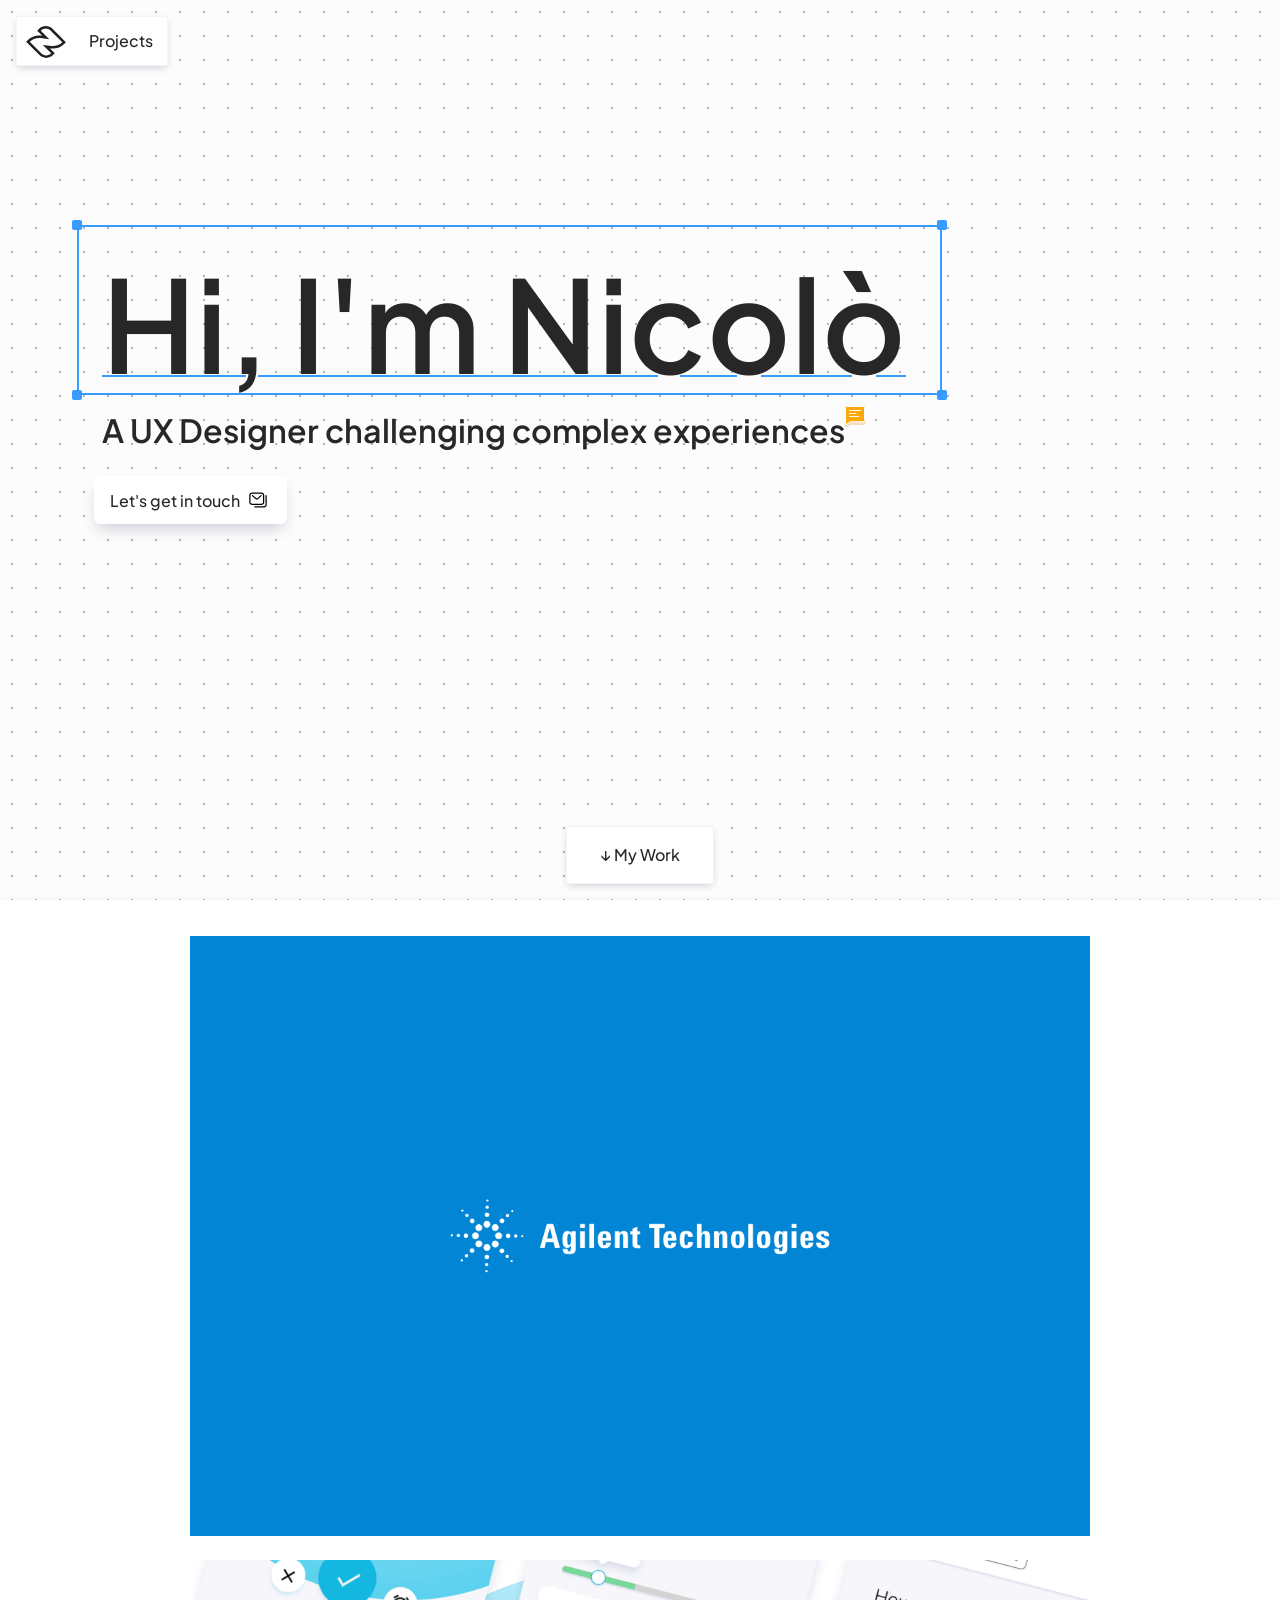
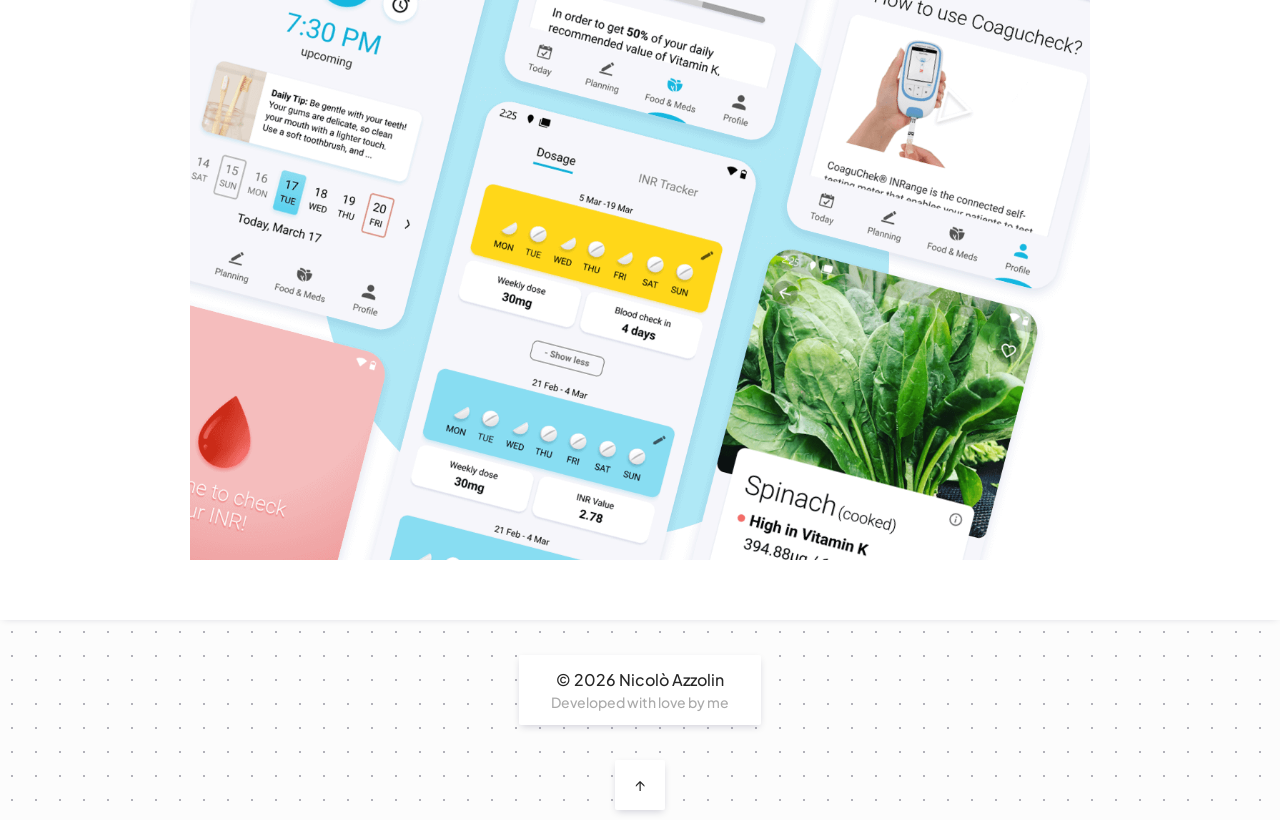
<file: index.html>
<!DOCTYPE html><html lang="en"><head>
  <meta charset="utf-8">
  <title>Nicolò Azzolin | Portfolio</title>
  <meta name="viewport" content="width=device-width, initial-scale=1.0">
  <meta property="og:title" content="Nicolò Azzolin | Portfolio">
  <meta property="og:image" content="/assets/N_OG.png">
  <meta property="og:description" content="A UX Designer challenging complex experiences">
  <meta name="description" content="A UX Designer challenging complex experiences">
  <meta property="og:url" content="https://nicoportfolio.github.io">
  <link rel="preload" href="./assets/fonts/plus-jakarta-sans-v8-latin-regular.woff2" as="font" type="font/woff2" crossorigin="">
  <link rel="preload" href="./assets/fonts/plus-jakarta-sans-v8-latin-500.woff2" as="font" type="font/woff2" crossorigin="">
  <link rel="preload" href="./assets/fonts/plus-jakarta-sans-v8-latin-600.woff2" as="font" type="font/woff2" crossorigin="">
  <link rel="preload" href="./assets/fonts/plus-jakarta-sans-v8-latin-800.woff2" as="font" type="font/woff2" crossorigin="">
  <link rel="apple-touch-icon" sizes="180x180" href="./assets/apple-touch-icon.png">
  <link rel="icon" type="image/png" sizes="32x32" href="./assets/favicon-32x32.png">
  <link rel="icon" type="image/png" sizes="16x16" href="./assets/favicon-16x16.png">
  <link rel="manifest" href="./assets/site.webmanifest">
  <link rel="mask-icon" href="./assets/safari-pinned-tab.svg" color="#555555">
  <link rel="shortcut icon" href="./assets/favicon.ico">
  <meta name="msapplication-TileColor" content="#ffffff">
  <meta name="msapplication-config" content="./assets/browserconfig.xml">
  <meta name="theme-color" content="#ffffff">
<style>@charset "UTF-8";:root{--bs-blue:#0d6efd;--bs-indigo:#6610f2;--bs-purple:#6f42c1;--bs-pink:#d63384;--bs-red:#dc3545;--bs-orange:#fd7e14;--bs-yellow:#ffc107;--bs-green:#198754;--bs-teal:#20c997;--bs-cyan:#0dcaf0;--bs-black:#000;--bs-white:#fff;--bs-gray:#6c757d;--bs-gray-dark:#343a40;--bs-gray-100:#f8f9fa;--bs-gray-200:#e9ecef;--bs-gray-300:#dee2e6;--bs-gray-400:#ced4da;--bs-gray-500:#adb5bd;--bs-gray-600:#6c757d;--bs-gray-700:#495057;--bs-gray-800:#343a40;--bs-gray-900:#212529;--bs-primary:#0d6efd;--bs-secondary:#6c757d;--bs-success:#198754;--bs-info:#0dcaf0;--bs-warning:#ffc107;--bs-danger:#dc3545;--bs-light:#f8f9fa;--bs-dark:#212529;--bs-primary-rgb:13, 110, 253;--bs-secondary-rgb:108, 117, 125;--bs-success-rgb:25, 135, 84;--bs-info-rgb:13, 202, 240;--bs-warning-rgb:255, 193, 7;--bs-danger-rgb:220, 53, 69;--bs-light-rgb:248, 249, 250;--bs-dark-rgb:33, 37, 41;--bs-primary-text-emphasis:#052c65;--bs-secondary-text-emphasis:#2b2f32;--bs-success-text-emphasis:#0a3622;--bs-info-text-emphasis:#055160;--bs-warning-text-emphasis:#664d03;--bs-danger-text-emphasis:#58151c;--bs-light-text-emphasis:#495057;--bs-dark-text-emphasis:#495057;--bs-primary-bg-subtle:#cfe2ff;--bs-secondary-bg-subtle:#e2e3e5;--bs-success-bg-subtle:#d1e7dd;--bs-info-bg-subtle:#cff4fc;--bs-warning-bg-subtle:#fff3cd;--bs-danger-bg-subtle:#f8d7da;--bs-light-bg-subtle:#fcfcfd;--bs-dark-bg-subtle:#ced4da;--bs-primary-border-subtle:#9ec5fe;--bs-secondary-border-subtle:#c4c8cb;--bs-success-border-subtle:#a3cfbb;--bs-info-border-subtle:#9eeaf9;--bs-warning-border-subtle:#ffe69c;--bs-danger-border-subtle:#f1aeb5;--bs-light-border-subtle:#e9ecef;--bs-dark-border-subtle:#adb5bd;--bs-white-rgb:255, 255, 255;--bs-black-rgb:0, 0, 0;--bs-font-sans-serif:system-ui, -apple-system, "Segoe UI", Roboto, "Helvetica Neue", "Noto Sans", "Liberation Sans", Arial, sans-serif, "Apple Color Emoji", "Segoe UI Emoji", "Segoe UI Symbol", "Noto Color Emoji";--bs-font-monospace:SFMono-Regular, Menlo, Monaco, Consolas, "Liberation Mono", "Courier New", monospace;--bs-gradient:linear-gradient(180deg, rgba(255, 255, 255, .15), rgba(255, 255, 255, 0));--bs-body-font-family:var(--bs-font-sans-serif);--bs-body-font-size:1rem;--bs-body-font-weight:400;--bs-body-line-height:1.5;--bs-body-color:#212529;--bs-body-color-rgb:33, 37, 41;--bs-body-bg:#fff;--bs-body-bg-rgb:255, 255, 255;--bs-emphasis-color:#000;--bs-emphasis-color-rgb:0, 0, 0;--bs-secondary-color:rgba(33, 37, 41, .75);--bs-secondary-color-rgb:33, 37, 41;--bs-secondary-bg:#e9ecef;--bs-secondary-bg-rgb:233, 236, 239;--bs-tertiary-color:rgba(33, 37, 41, .5);--bs-tertiary-color-rgb:33, 37, 41;--bs-tertiary-bg:#f8f9fa;--bs-tertiary-bg-rgb:248, 249, 250;--bs-heading-color:inherit;--bs-link-color:#0d6efd;--bs-link-color-rgb:13, 110, 253;--bs-link-decoration:underline;--bs-link-hover-color:#0a58ca;--bs-link-hover-color-rgb:10, 88, 202;--bs-code-color:#d63384;--bs-highlight-bg:#fff3cd;--bs-border-width:1px;--bs-border-style:solid;--bs-border-color:#dee2e6;--bs-border-color-translucent:rgba(0, 0, 0, .175);--bs-border-radius:.375rem;--bs-border-radius-sm:.25rem;--bs-border-radius-lg:.5rem;--bs-border-radius-xl:1rem;--bs-border-radius-xxl:2rem;--bs-border-radius-2xl:var(--bs-border-radius-xxl);--bs-border-radius-pill:50rem;--bs-box-shadow:0 .5rem 1rem rgba(0, 0, 0, .15);--bs-box-shadow-sm:0 .125rem .25rem rgba(0, 0, 0, .075);--bs-box-shadow-lg:0 1rem 3rem rgba(0, 0, 0, .175);--bs-box-shadow-inset:inset 0 1px 2px rgba(0, 0, 0, .075);--bs-focus-ring-width:.25rem;--bs-focus-ring-opacity:.25;--bs-focus-ring-color:rgba(13, 110, 253, .25);--bs-form-valid-color:#198754;--bs-form-valid-border-color:#198754;--bs-form-invalid-color:#dc3545;--bs-form-invalid-border-color:#dc3545}*,*:before,*:after{box-sizing:border-box}@media (prefers-reduced-motion: no-preference){:root{scroll-behavior:smooth}}body{margin:0;font-family:var(--bs-body-font-family);font-size:var(--bs-body-font-size);font-weight:var(--bs-body-font-weight);line-height:var(--bs-body-line-height);color:var(--bs-body-color);text-align:var(--bs-body-text-align);background-color:var(--bs-body-bg);-webkit-text-size-adjust:100%;-webkit-tap-highlight-color:rgba(0,0,0,0)}:root{--bs-breakpoint-xs:0;--bs-breakpoint-sm:576px;--bs-breakpoint-md:768px;--bs-breakpoint-lg:992px;--bs-breakpoint-xl:1200px;--bs-breakpoint-xxl:1400px}html{scroll-behavior:smooth}body{margin:0;color:#272727;font-size:1rem;overflow-x:hidden}.container-loading{height:100vh;width:100vw;margin:auto;display:flex;justify-content:center;align-items:center}.logo-loading{height:100%;width:100%;background-size:56px;background-repeat:no-repeat;background-position:center;background-image:url(/assets/N_Logo2.svg)}.spinner-loading{height:100%;width:100%;position:absolute;width:120px;height:120px;border-radius:100%;opacity:.6}#spinner1{border-left:1px solid #272727;animation:spinLogo .6s linear infinite}#spinner2{border-left:2px solid #272727;animation:spinLogo .8s linear infinite}#spinner3{border-left:3px solid #272727;animation:spinLogo 1s linear infinite}@keyframes spinLogo{0%{transform:rotate(0)}to{transform:rotate(360deg)}}</style><link rel="stylesheet" href="styles.0ee3ddffd39b7d40.css" media="print" onload="this.media='all'"><noscript><link rel="stylesheet" href="styles.0ee3ddffd39b7d40.css"></noscript></head>
<body>
  <app-root>
    <div class="container-loading">
      <div class="logo-loading"></div>
      <div class="spinner-loading" id="spinner1"></div>
      <div class="spinner-loading" id="spinner2"></div>
      <div class="spinner-loading" id="spinner3"></div>
    </div>
  </app-root>
<script src="runtime.9aa6f74af7470185.js" type="module"></script><script src="polyfills.b66fa536c072d5b6.js" type="module"></script><script src="scripts.4e6d6f582996c29b.js" defer></script><script src="main.2d79644421a718ee.js" type="module"></script>

</body></html>
</file>
<file: styles.0ee3ddffd39b7d40.css>
@charset "UTF-8";/*!
 * Bootstrap  v5.3.0 (https://getbootstrap.com/)
 * Copyright 2011-2023 The Bootstrap Authors
 * Licensed under MIT (https://github.com/twbs/bootstrap/blob/main/LICENSE)
 */:root,[data-bs-theme=light]{--bs-blue: #0d6efd;--bs-indigo: #6610f2;--bs-purple: #6f42c1;--bs-pink: #d63384;--bs-red: #dc3545;--bs-orange: #fd7e14;--bs-yellow: #ffc107;--bs-green: #198754;--bs-teal: #20c997;--bs-cyan: #0dcaf0;--bs-black: #000;--bs-white: #fff;--bs-gray: #6c757d;--bs-gray-dark: #343a40;--bs-gray-100: #f8f9fa;--bs-gray-200: #e9ecef;--bs-gray-300: #dee2e6;--bs-gray-400: #ced4da;--bs-gray-500: #adb5bd;--bs-gray-600: #6c757d;--bs-gray-700: #495057;--bs-gray-800: #343a40;--bs-gray-900: #212529;--bs-primary: #0d6efd;--bs-secondary: #6c757d;--bs-success: #198754;--bs-info: #0dcaf0;--bs-warning: #ffc107;--bs-danger: #dc3545;--bs-light: #f8f9fa;--bs-dark: #212529;--bs-primary-rgb: 13, 110, 253;--bs-secondary-rgb: 108, 117, 125;--bs-success-rgb: 25, 135, 84;--bs-info-rgb: 13, 202, 240;--bs-warning-rgb: 255, 193, 7;--bs-danger-rgb: 220, 53, 69;--bs-light-rgb: 248, 249, 250;--bs-dark-rgb: 33, 37, 41;--bs-primary-text-emphasis: #052c65;--bs-secondary-text-emphasis: #2b2f32;--bs-success-text-emphasis: #0a3622;--bs-info-text-emphasis: #055160;--bs-warning-text-emphasis: #664d03;--bs-danger-text-emphasis: #58151c;--bs-light-text-emphasis: #495057;--bs-dark-text-emphasis: #495057;--bs-primary-bg-subtle: #cfe2ff;--bs-secondary-bg-subtle: #e2e3e5;--bs-success-bg-subtle: #d1e7dd;--bs-info-bg-subtle: #cff4fc;--bs-warning-bg-subtle: #fff3cd;--bs-danger-bg-subtle: #f8d7da;--bs-light-bg-subtle: #fcfcfd;--bs-dark-bg-subtle: #ced4da;--bs-primary-border-subtle: #9ec5fe;--bs-secondary-border-subtle: #c4c8cb;--bs-success-border-subtle: #a3cfbb;--bs-info-border-subtle: #9eeaf9;--bs-warning-border-subtle: #ffe69c;--bs-danger-border-subtle: #f1aeb5;--bs-light-border-subtle: #e9ecef;--bs-dark-border-subtle: #adb5bd;--bs-white-rgb: 255, 255, 255;--bs-black-rgb: 0, 0, 0;--bs-font-sans-serif: system-ui, -apple-system, "Segoe UI", Roboto, "Helvetica Neue", "Noto Sans", "Liberation Sans", Arial, sans-serif, "Apple Color Emoji", "Segoe UI Emoji", "Segoe UI Symbol", "Noto Color Emoji";--bs-font-monospace: SFMono-Regular, Menlo, Monaco, Consolas, "Liberation Mono", "Courier New", monospace;--bs-gradient: linear-gradient(180deg, rgba(255, 255, 255, .15), rgba(255, 255, 255, 0));--bs-body-font-family: var(--bs-font-sans-serif);--bs-body-font-size: 1rem;--bs-body-font-weight: 400;--bs-body-line-height: 1.5;--bs-body-color: #212529;--bs-body-color-rgb: 33, 37, 41;--bs-body-bg: #fff;--bs-body-bg-rgb: 255, 255, 255;--bs-emphasis-color: #000;--bs-emphasis-color-rgb: 0, 0, 0;--bs-secondary-color: rgba(33, 37, 41, .75);--bs-secondary-color-rgb: 33, 37, 41;--bs-secondary-bg: #e9ecef;--bs-secondary-bg-rgb: 233, 236, 239;--bs-tertiary-color: rgba(33, 37, 41, .5);--bs-tertiary-color-rgb: 33, 37, 41;--bs-tertiary-bg: #f8f9fa;--bs-tertiary-bg-rgb: 248, 249, 250;--bs-heading-color: inherit;--bs-link-color: #0d6efd;--bs-link-color-rgb: 13, 110, 253;--bs-link-decoration: underline;--bs-link-hover-color: #0a58ca;--bs-link-hover-color-rgb: 10, 88, 202;--bs-code-color: #d63384;--bs-highlight-bg: #fff3cd;--bs-border-width: 1px;--bs-border-style: solid;--bs-border-color: #dee2e6;--bs-border-color-translucent: rgba(0, 0, 0, .175);--bs-border-radius: .375rem;--bs-border-radius-sm: .25rem;--bs-border-radius-lg: .5rem;--bs-border-radius-xl: 1rem;--bs-border-radius-xxl: 2rem;--bs-border-radius-2xl: var(--bs-border-radius-xxl);--bs-border-radius-pill: 50rem;--bs-box-shadow: 0 .5rem 1rem rgba(0, 0, 0, .15);--bs-box-shadow-sm: 0 .125rem .25rem rgba(0, 0, 0, .075);--bs-box-shadow-lg: 0 1rem 3rem rgba(0, 0, 0, .175);--bs-box-shadow-inset: inset 0 1px 2px rgba(0, 0, 0, .075);--bs-focus-ring-width: .25rem;--bs-focus-ring-opacity: .25;--bs-focus-ring-color: rgba(13, 110, 253, .25);--bs-form-valid-color: #198754;--bs-form-valid-border-color: #198754;--bs-form-invalid-color: #dc3545;--bs-form-invalid-border-color: #dc3545}[data-bs-theme=dark]{color-scheme:dark;--bs-body-color: #adb5bd;--bs-body-color-rgb: 173, 181, 189;--bs-body-bg: #212529;--bs-body-bg-rgb: 33, 37, 41;--bs-emphasis-color: #fff;--bs-emphasis-color-rgb: 255, 255, 255;--bs-secondary-color: rgba(173, 181, 189, .75);--bs-secondary-color-rgb: 173, 181, 189;--bs-secondary-bg: #343a40;--bs-secondary-bg-rgb: 52, 58, 64;--bs-tertiary-color: rgba(173, 181, 189, .5);--bs-tertiary-color-rgb: 173, 181, 189;--bs-tertiary-bg: #2b3035;--bs-tertiary-bg-rgb: 43, 48, 53;--bs-primary-text-emphasis: #6ea8fe;--bs-secondary-text-emphasis: #a7acb1;--bs-success-text-emphasis: #75b798;--bs-info-text-emphasis: #6edff6;--bs-warning-text-emphasis: #ffda6a;--bs-danger-text-emphasis: #ea868f;--bs-light-text-emphasis: #f8f9fa;--bs-dark-text-emphasis: #dee2e6;--bs-primary-bg-subtle: #031633;--bs-secondary-bg-subtle: #161719;--bs-success-bg-subtle: #051b11;--bs-info-bg-subtle: #032830;--bs-warning-bg-subtle: #332701;--bs-danger-bg-subtle: #2c0b0e;--bs-light-bg-subtle: #343a40;--bs-dark-bg-subtle: #1a1d20;--bs-primary-border-subtle: #084298;--bs-secondary-border-subtle: #41464b;--bs-success-border-subtle: #0f5132;--bs-info-border-subtle: #087990;--bs-warning-border-subtle: #997404;--bs-danger-border-subtle: #842029;--bs-light-border-subtle: #495057;--bs-dark-border-subtle: #343a40;--bs-heading-color: inherit;--bs-link-color: #6ea8fe;--bs-link-hover-color: #8bb9fe;--bs-link-color-rgb: 110, 168, 254;--bs-link-hover-color-rgb: 139, 185, 254;--bs-code-color: #e685b5;--bs-border-color: #495057;--bs-border-color-translucent: rgba(255, 255, 255, .15);--bs-form-valid-color: #75b798;--bs-form-valid-border-color: #75b798;--bs-form-invalid-color: #ea868f;--bs-form-invalid-border-color: #ea868f}*,*:before,*:after{box-sizing:border-box}@media (prefers-reduced-motion: no-preference){:root{scroll-behavior:smooth}}body{margin:0;font-family:var(--bs-body-font-family);font-size:var(--bs-body-font-size);font-weight:var(--bs-body-font-weight);line-height:var(--bs-body-line-height);color:var(--bs-body-color);text-align:var(--bs-body-text-align);background-color:var(--bs-body-bg);-webkit-text-size-adjust:100%;-webkit-tap-highlight-color:rgba(0,0,0,0)}hr{margin:1rem 0;color:inherit;border:0;border-top:var(--bs-border-width) solid;opacity:.25}h6,.h6,h5,.h5,h4,.h4,h3,.h3,h2,.h2,h1,.h1{margin-top:0;margin-bottom:.5rem;font-weight:500;line-height:1.2;color:var(--bs-heading-color)}h1,.h1{font-size:calc(1.375rem + 1.5vw)}@media (min-width: 1200px){h1,.h1{font-size:2.5rem}}h2,.h2{font-size:calc(1.325rem + .9vw)}@media (min-width: 1200px){h2,.h2{font-size:2rem}}h3,.h3{font-size:calc(1.3rem + .6vw)}@media (min-width: 1200px){h3,.h3{font-size:1.75rem}}h4,.h4{font-size:calc(1.275rem + .3vw)}@media (min-width: 1200px){h4,.h4{font-size:1.5rem}}h5,.h5{font-size:1.25rem}h6,.h6{font-size:1rem}p{margin-top:0;margin-bottom:1rem}abbr[title]{-webkit-text-decoration:underline dotted;text-decoration:underline dotted;cursor:help;-webkit-text-decoration-skip-ink:none;text-decoration-skip-ink:none}address{margin-bottom:1rem;font-style:normal;line-height:inherit}ol,ul{padding-left:2rem}ol,ul,dl{margin-top:0;margin-bottom:1rem}ol ol,ul ul,ol ul,ul ol{margin-bottom:0}dt{font-weight:700}dd{margin-bottom:.5rem;margin-left:0}blockquote{margin:0 0 1rem}b,strong{font-weight:bolder}small,.small{font-size:.875em}mark,.mark{padding:.1875em;background-color:var(--bs-highlight-bg)}sub,sup{position:relative;font-size:.75em;line-height:0;vertical-align:baseline}sub{bottom:-.25em}sup{top:-.5em}a{color:rgba(var(--bs-link-color-rgb),var(--bs-link-opacity, 1));text-decoration:underline}a:hover{--bs-link-color-rgb: var(--bs-link-hover-color-rgb)}a:not([href]):not([class]),a:not([href]):not([class]):hover{color:inherit;text-decoration:none}pre,code,kbd,samp{font-family:var(--bs-font-monospace);font-size:1em}pre{display:block;margin-top:0;margin-bottom:1rem;overflow:auto;font-size:.875em}pre code{font-size:inherit;color:inherit;word-break:normal}code{font-size:.875em;color:var(--bs-code-color);word-wrap:break-word}a>code{color:inherit}kbd{padding:.1875rem .375rem;font-size:.875em;color:var(--bs-body-bg);background-color:var(--bs-body-color);border-radius:.25rem}kbd kbd{padding:0;font-size:1em}figure{margin:0 0 1rem}img,svg{vertical-align:middle}table{caption-side:bottom;border-collapse:collapse}caption{padding-top:.5rem;padding-bottom:.5rem;color:var(--bs-secondary-color);text-align:left}th{text-align:inherit;text-align:-webkit-match-parent}thead,tbody,tfoot,tr,td,th{border-color:inherit;border-style:solid;border-width:0}label{display:inline-block}button{border-radius:0}button:focus:not(:focus-visible){outline:0}input,button,select,optgroup,textarea{margin:0;font-family:inherit;font-size:inherit;line-height:inherit}button,select{text-transform:none}[role=button]{cursor:pointer}select{word-wrap:normal}select:disabled{opacity:1}[list]:not([type=date]):not([type=datetime-local]):not([type=month]):not([type=week]):not([type=time])::-webkit-calendar-picker-indicator{display:none!important}button,[type=button],[type=reset],[type=submit]{-webkit-appearance:button}button:not(:disabled),[type=button]:not(:disabled),[type=reset]:not(:disabled),[type=submit]:not(:disabled){cursor:pointer}::-moz-focus-inner{padding:0;border-style:none}textarea{resize:vertical}fieldset{min-width:0;padding:0;margin:0;border:0}legend{float:left;width:100%;padding:0;margin-bottom:.5rem;font-size:calc(1.275rem + .3vw);line-height:inherit}@media (min-width: 1200px){legend{font-size:1.5rem}}legend+*{clear:left}::-webkit-datetime-edit-fields-wrapper,::-webkit-datetime-edit-text,::-webkit-datetime-edit-minute,::-webkit-datetime-edit-hour-field,::-webkit-datetime-edit-day-field,::-webkit-datetime-edit-month-field,::-webkit-datetime-edit-year-field{padding:0}::-webkit-inner-spin-button{height:auto}[type=search]{outline-offset:-2px;-webkit-appearance:textfield}::-webkit-search-decoration{-webkit-appearance:none}::-webkit-color-swatch-wrapper{padding:0}::file-selector-button{font:inherit;-webkit-appearance:button}output{display:inline-block}iframe{border:0}summary{display:list-item;cursor:pointer}progress{vertical-align:baseline}[hidden]{display:none!important}.lead{font-size:1.25rem;font-weight:300}.display-1{font-size:calc(1.625rem + 4.5vw);font-weight:300;line-height:1.2}@media (min-width: 1200px){.display-1{font-size:5rem}}.display-2{font-size:calc(1.575rem + 3.9vw);font-weight:300;line-height:1.2}@media (min-width: 1200px){.display-2{font-size:4.5rem}}.display-3{font-size:calc(1.525rem + 3.3vw);font-weight:300;line-height:1.2}@media (min-width: 1200px){.display-3{font-size:4rem}}.display-4{font-size:calc(1.475rem + 2.7vw);font-weight:300;line-height:1.2}@media (min-width: 1200px){.display-4{font-size:3.5rem}}.display-5{font-size:calc(1.425rem + 2.1vw);font-weight:300;line-height:1.2}@media (min-width: 1200px){.display-5{font-size:3rem}}.display-6{font-size:calc(1.375rem + 1.5vw);font-weight:300;line-height:1.2}@media (min-width: 1200px){.display-6{font-size:2.5rem}}.list-unstyled,.list-inline{padding-left:0;list-style:none}.list-inline-item{display:inline-block}.list-inline-item:not(:last-child){margin-right:.5rem}.initialism{font-size:.875em;text-transform:uppercase}.blockquote{margin-bottom:1rem;font-size:1.25rem}.blockquote>:last-child{margin-bottom:0}.blockquote-footer{margin-top:-1rem;margin-bottom:1rem;font-size:.875em;color:#6c757d}.blockquote-footer:before{content:"\2014\a0"}.img-fluid{max-width:100%;height:auto}.img-thumbnail{padding:.25rem;background-color:var(--bs-body-bg);border:var(--bs-border-width) solid var(--bs-border-color);border-radius:var(--bs-border-radius);max-width:100%;height:auto}.figure{display:inline-block}.figure-img{margin-bottom:.5rem;line-height:1}.figure-caption{font-size:.875em;color:var(--bs-secondary-color)}.container,.container-fluid,.container-xxl,.container-xl,.container-lg,.container-md,.container-sm{--bs-gutter-x: 1.5rem;--bs-gutter-y: 0;width:100%;padding-right:calc(var(--bs-gutter-x) * .5);padding-left:calc(var(--bs-gutter-x) * .5);margin-right:auto;margin-left:auto}@media (min-width: 576px){.container-sm,.container{max-width:540px}}@media (min-width: 768px){.container-md,.container-sm,.container{max-width:720px}}@media (min-width: 992px){.container-lg,.container-md,.container-sm,.container{max-width:960px}}@media (min-width: 1200px){.container-xl,.container-lg,.container-md,.container-sm,.container{max-width:1140px}}@media (min-width: 1400px){.container-xxl,.container-xl,.container-lg,.container-md,.container-sm,.container{max-width:1320px}}:root{--bs-breakpoint-xs: 0;--bs-breakpoint-sm: 576px;--bs-breakpoint-md: 768px;--bs-breakpoint-lg: 992px;--bs-breakpoint-xl: 1200px;--bs-breakpoint-xxl: 1400px}.row{--bs-gutter-x: 1.5rem;--bs-gutter-y: 0;display:flex;flex-wrap:wrap;margin-top:calc(-1 * var(--bs-gutter-y));margin-right:calc(-.5 * var(--bs-gutter-x));margin-left:calc(-.5 * var(--bs-gutter-x))}.row>*{flex-shrink:0;width:100%;max-width:100%;padding-right:calc(var(--bs-gutter-x) * .5);padding-left:calc(var(--bs-gutter-x) * .5);margin-top:var(--bs-gutter-y)}.col{flex:1 0 0%}.row-cols-auto>*{flex:0 0 auto;width:auto}.row-cols-1>*{flex:0 0 auto;width:100%}.row-cols-2>*{flex:0 0 auto;width:50%}.row-cols-3>*{flex:0 0 auto;width:33.3333333333%}.row-cols-4>*{flex:0 0 auto;width:25%}.row-cols-5>*{flex:0 0 auto;width:20%}.row-cols-6>*{flex:0 0 auto;width:16.6666666667%}.col-auto{flex:0 0 auto;width:auto}.col-1{flex:0 0 auto;width:8.33333333%}.col-2{flex:0 0 auto;width:16.66666667%}.col-3{flex:0 0 auto;width:25%}.col-4{flex:0 0 auto;width:33.33333333%}.col-5{flex:0 0 auto;width:41.66666667%}.col-6{flex:0 0 auto;width:50%}.col-7{flex:0 0 auto;width:58.33333333%}.col-8{flex:0 0 auto;width:66.66666667%}.col-9{flex:0 0 auto;width:75%}.col-10{flex:0 0 auto;width:83.33333333%}.col-11{flex:0 0 auto;width:91.66666667%}.col-12{flex:0 0 auto;width:100%}.offset-1{margin-left:8.33333333%}.offset-2{margin-left:16.66666667%}.offset-3{margin-left:25%}.offset-4{margin-left:33.33333333%}.offset-5{margin-left:41.66666667%}.offset-6{margin-left:50%}.offset-7{margin-left:58.33333333%}.offset-8{margin-left:66.66666667%}.offset-9{margin-left:75%}.offset-10{margin-left:83.33333333%}.offset-11{margin-left:91.66666667%}.g-0,.gx-0{--bs-gutter-x: 0}.g-0,.gy-0{--bs-gutter-y: 0}.g-1,.gx-1{--bs-gutter-x: .25rem}.g-1,.gy-1{--bs-gutter-y: .25rem}.g-2,.gx-2{--bs-gutter-x: .5rem}.g-2,.gy-2{--bs-gutter-y: .5rem}.g-3,.gx-3{--bs-gutter-x: 1rem}.g-3,.gy-3{--bs-gutter-y: 1rem}.g-4,.gx-4{--bs-gutter-x: 1.5rem}.g-4,.gy-4{--bs-gutter-y: 1.5rem}.g-5,.gx-5{--bs-gutter-x: 3rem}.g-5,.gy-5{--bs-gutter-y: 3rem}@media (min-width: 576px){.col-sm{flex:1 0 0%}.row-cols-sm-auto>*{flex:0 0 auto;width:auto}.row-cols-sm-1>*{flex:0 0 auto;width:100%}.row-cols-sm-2>*{flex:0 0 auto;width:50%}.row-cols-sm-3>*{flex:0 0 auto;width:33.3333333333%}.row-cols-sm-4>*{flex:0 0 auto;width:25%}.row-cols-sm-5>*{flex:0 0 auto;width:20%}.row-cols-sm-6>*{flex:0 0 auto;width:16.6666666667%}.col-sm-auto{flex:0 0 auto;width:auto}.col-sm-1{flex:0 0 auto;width:8.33333333%}.col-sm-2{flex:0 0 auto;width:16.66666667%}.col-sm-3{flex:0 0 auto;width:25%}.col-sm-4{flex:0 0 auto;width:33.33333333%}.col-sm-5{flex:0 0 auto;width:41.66666667%}.col-sm-6{flex:0 0 auto;width:50%}.col-sm-7{flex:0 0 auto;width:58.33333333%}.col-sm-8{flex:0 0 auto;width:66.66666667%}.col-sm-9{flex:0 0 auto;width:75%}.col-sm-10{flex:0 0 auto;width:83.33333333%}.col-sm-11{flex:0 0 auto;width:91.66666667%}.col-sm-12{flex:0 0 auto;width:100%}.offset-sm-0{margin-left:0}.offset-sm-1{margin-left:8.33333333%}.offset-sm-2{margin-left:16.66666667%}.offset-sm-3{margin-left:25%}.offset-sm-4{margin-left:33.33333333%}.offset-sm-5{margin-left:41.66666667%}.offset-sm-6{margin-left:50%}.offset-sm-7{margin-left:58.33333333%}.offset-sm-8{margin-left:66.66666667%}.offset-sm-9{margin-left:75%}.offset-sm-10{margin-left:83.33333333%}.offset-sm-11{margin-left:91.66666667%}.g-sm-0,.gx-sm-0{--bs-gutter-x: 0}.g-sm-0,.gy-sm-0{--bs-gutter-y: 0}.g-sm-1,.gx-sm-1{--bs-gutter-x: .25rem}.g-sm-1,.gy-sm-1{--bs-gutter-y: .25rem}.g-sm-2,.gx-sm-2{--bs-gutter-x: .5rem}.g-sm-2,.gy-sm-2{--bs-gutter-y: .5rem}.g-sm-3,.gx-sm-3{--bs-gutter-x: 1rem}.g-sm-3,.gy-sm-3{--bs-gutter-y: 1rem}.g-sm-4,.gx-sm-4{--bs-gutter-x: 1.5rem}.g-sm-4,.gy-sm-4{--bs-gutter-y: 1.5rem}.g-sm-5,.gx-sm-5{--bs-gutter-x: 3rem}.g-sm-5,.gy-sm-5{--bs-gutter-y: 3rem}}@media (min-width: 768px){.col-md{flex:1 0 0%}.row-cols-md-auto>*{flex:0 0 auto;width:auto}.row-cols-md-1>*{flex:0 0 auto;width:100%}.row-cols-md-2>*{flex:0 0 auto;width:50%}.row-cols-md-3>*{flex:0 0 auto;width:33.3333333333%}.row-cols-md-4>*{flex:0 0 auto;width:25%}.row-cols-md-5>*{flex:0 0 auto;width:20%}.row-cols-md-6>*{flex:0 0 auto;width:16.6666666667%}.col-md-auto{flex:0 0 auto;width:auto}.col-md-1{flex:0 0 auto;width:8.33333333%}.col-md-2{flex:0 0 auto;width:16.66666667%}.col-md-3{flex:0 0 auto;width:25%}.col-md-4{flex:0 0 auto;width:33.33333333%}.col-md-5{flex:0 0 auto;width:41.66666667%}.col-md-6{flex:0 0 auto;width:50%}.col-md-7{flex:0 0 auto;width:58.33333333%}.col-md-8{flex:0 0 auto;width:66.66666667%}.col-md-9{flex:0 0 auto;width:75%}.col-md-10{flex:0 0 auto;width:83.33333333%}.col-md-11{flex:0 0 auto;width:91.66666667%}.col-md-12{flex:0 0 auto;width:100%}.offset-md-0{margin-left:0}.offset-md-1{margin-left:8.33333333%}.offset-md-2{margin-left:16.66666667%}.offset-md-3{margin-left:25%}.offset-md-4{margin-left:33.33333333%}.offset-md-5{margin-left:41.66666667%}.offset-md-6{margin-left:50%}.offset-md-7{margin-left:58.33333333%}.offset-md-8{margin-left:66.66666667%}.offset-md-9{margin-left:75%}.offset-md-10{margin-left:83.33333333%}.offset-md-11{margin-left:91.66666667%}.g-md-0,.gx-md-0{--bs-gutter-x: 0}.g-md-0,.gy-md-0{--bs-gutter-y: 0}.g-md-1,.gx-md-1{--bs-gutter-x: .25rem}.g-md-1,.gy-md-1{--bs-gutter-y: .25rem}.g-md-2,.gx-md-2{--bs-gutter-x: .5rem}.g-md-2,.gy-md-2{--bs-gutter-y: .5rem}.g-md-3,.gx-md-3{--bs-gutter-x: 1rem}.g-md-3,.gy-md-3{--bs-gutter-y: 1rem}.g-md-4,.gx-md-4{--bs-gutter-x: 1.5rem}.g-md-4,.gy-md-4{--bs-gutter-y: 1.5rem}.g-md-5,.gx-md-5{--bs-gutter-x: 3rem}.g-md-5,.gy-md-5{--bs-gutter-y: 3rem}}@media (min-width: 992px){.col-lg{flex:1 0 0%}.row-cols-lg-auto>*{flex:0 0 auto;width:auto}.row-cols-lg-1>*{flex:0 0 auto;width:100%}.row-cols-lg-2>*{flex:0 0 auto;width:50%}.row-cols-lg-3>*{flex:0 0 auto;width:33.3333333333%}.row-cols-lg-4>*{flex:0 0 auto;width:25%}.row-cols-lg-5>*{flex:0 0 auto;width:20%}.row-cols-lg-6>*{flex:0 0 auto;width:16.6666666667%}.col-lg-auto{flex:0 0 auto;width:auto}.col-lg-1{flex:0 0 auto;width:8.33333333%}.col-lg-2{flex:0 0 auto;width:16.66666667%}.col-lg-3{flex:0 0 auto;width:25%}.col-lg-4{flex:0 0 auto;width:33.33333333%}.col-lg-5{flex:0 0 auto;width:41.66666667%}.col-lg-6{flex:0 0 auto;width:50%}.col-lg-7{flex:0 0 auto;width:58.33333333%}.col-lg-8{flex:0 0 auto;width:66.66666667%}.col-lg-9{flex:0 0 auto;width:75%}.col-lg-10{flex:0 0 auto;width:83.33333333%}.col-lg-11{flex:0 0 auto;width:91.66666667%}.col-lg-12{flex:0 0 auto;width:100%}.offset-lg-0{margin-left:0}.offset-lg-1{margin-left:8.33333333%}.offset-lg-2{margin-left:16.66666667%}.offset-lg-3{margin-left:25%}.offset-lg-4{margin-left:33.33333333%}.offset-lg-5{margin-left:41.66666667%}.offset-lg-6{margin-left:50%}.offset-lg-7{margin-left:58.33333333%}.offset-lg-8{margin-left:66.66666667%}.offset-lg-9{margin-left:75%}.offset-lg-10{margin-left:83.33333333%}.offset-lg-11{margin-left:91.66666667%}.g-lg-0,.gx-lg-0{--bs-gutter-x: 0}.g-lg-0,.gy-lg-0{--bs-gutter-y: 0}.g-lg-1,.gx-lg-1{--bs-gutter-x: .25rem}.g-lg-1,.gy-lg-1{--bs-gutter-y: .25rem}.g-lg-2,.gx-lg-2{--bs-gutter-x: .5rem}.g-lg-2,.gy-lg-2{--bs-gutter-y: .5rem}.g-lg-3,.gx-lg-3{--bs-gutter-x: 1rem}.g-lg-3,.gy-lg-3{--bs-gutter-y: 1rem}.g-lg-4,.gx-lg-4{--bs-gutter-x: 1.5rem}.g-lg-4,.gy-lg-4{--bs-gutter-y: 1.5rem}.g-lg-5,.gx-lg-5{--bs-gutter-x: 3rem}.g-lg-5,.gy-lg-5{--bs-gutter-y: 3rem}}@media (min-width: 1200px){.col-xl{flex:1 0 0%}.row-cols-xl-auto>*{flex:0 0 auto;width:auto}.row-cols-xl-1>*{flex:0 0 auto;width:100%}.row-cols-xl-2>*{flex:0 0 auto;width:50%}.row-cols-xl-3>*{flex:0 0 auto;width:33.3333333333%}.row-cols-xl-4>*{flex:0 0 auto;width:25%}.row-cols-xl-5>*{flex:0 0 auto;width:20%}.row-cols-xl-6>*{flex:0 0 auto;width:16.6666666667%}.col-xl-auto{flex:0 0 auto;width:auto}.col-xl-1{flex:0 0 auto;width:8.33333333%}.col-xl-2{flex:0 0 auto;width:16.66666667%}.col-xl-3{flex:0 0 auto;width:25%}.col-xl-4{flex:0 0 auto;width:33.33333333%}.col-xl-5{flex:0 0 auto;width:41.66666667%}.col-xl-6{flex:0 0 auto;width:50%}.col-xl-7{flex:0 0 auto;width:58.33333333%}.col-xl-8{flex:0 0 auto;width:66.66666667%}.col-xl-9{flex:0 0 auto;width:75%}.col-xl-10{flex:0 0 auto;width:83.33333333%}.col-xl-11{flex:0 0 auto;width:91.66666667%}.col-xl-12{flex:0 0 auto;width:100%}.offset-xl-0{margin-left:0}.offset-xl-1{margin-left:8.33333333%}.offset-xl-2{margin-left:16.66666667%}.offset-xl-3{margin-left:25%}.offset-xl-4{margin-left:33.33333333%}.offset-xl-5{margin-left:41.66666667%}.offset-xl-6{margin-left:50%}.offset-xl-7{margin-left:58.33333333%}.offset-xl-8{margin-left:66.66666667%}.offset-xl-9{margin-left:75%}.offset-xl-10{margin-left:83.33333333%}.offset-xl-11{margin-left:91.66666667%}.g-xl-0,.gx-xl-0{--bs-gutter-x: 0}.g-xl-0,.gy-xl-0{--bs-gutter-y: 0}.g-xl-1,.gx-xl-1{--bs-gutter-x: .25rem}.g-xl-1,.gy-xl-1{--bs-gutter-y: .25rem}.g-xl-2,.gx-xl-2{--bs-gutter-x: .5rem}.g-xl-2,.gy-xl-2{--bs-gutter-y: .5rem}.g-xl-3,.gx-xl-3{--bs-gutter-x: 1rem}.g-xl-3,.gy-xl-3{--bs-gutter-y: 1rem}.g-xl-4,.gx-xl-4{--bs-gutter-x: 1.5rem}.g-xl-4,.gy-xl-4{--bs-gutter-y: 1.5rem}.g-xl-5,.gx-xl-5{--bs-gutter-x: 3rem}.g-xl-5,.gy-xl-5{--bs-gutter-y: 3rem}}@media (min-width: 1400px){.col-xxl{flex:1 0 0%}.row-cols-xxl-auto>*{flex:0 0 auto;width:auto}.row-cols-xxl-1>*{flex:0 0 auto;width:100%}.row-cols-xxl-2>*{flex:0 0 auto;width:50%}.row-cols-xxl-3>*{flex:0 0 auto;width:33.3333333333%}.row-cols-xxl-4>*{flex:0 0 auto;width:25%}.row-cols-xxl-5>*{flex:0 0 auto;width:20%}.row-cols-xxl-6>*{flex:0 0 auto;width:16.6666666667%}.col-xxl-auto{flex:0 0 auto;width:auto}.col-xxl-1{flex:0 0 auto;width:8.33333333%}.col-xxl-2{flex:0 0 auto;width:16.66666667%}.col-xxl-3{flex:0 0 auto;width:25%}.col-xxl-4{flex:0 0 auto;width:33.33333333%}.col-xxl-5{flex:0 0 auto;width:41.66666667%}.col-xxl-6{flex:0 0 auto;width:50%}.col-xxl-7{flex:0 0 auto;width:58.33333333%}.col-xxl-8{flex:0 0 auto;width:66.66666667%}.col-xxl-9{flex:0 0 auto;width:75%}.col-xxl-10{flex:0 0 auto;width:83.33333333%}.col-xxl-11{flex:0 0 auto;width:91.66666667%}.col-xxl-12{flex:0 0 auto;width:100%}.offset-xxl-0{margin-left:0}.offset-xxl-1{margin-left:8.33333333%}.offset-xxl-2{margin-left:16.66666667%}.offset-xxl-3{margin-left:25%}.offset-xxl-4{margin-left:33.33333333%}.offset-xxl-5{margin-left:41.66666667%}.offset-xxl-6{margin-left:50%}.offset-xxl-7{margin-left:58.33333333%}.offset-xxl-8{margin-left:66.66666667%}.offset-xxl-9{margin-left:75%}.offset-xxl-10{margin-left:83.33333333%}.offset-xxl-11{margin-left:91.66666667%}.g-xxl-0,.gx-xxl-0{--bs-gutter-x: 0}.g-xxl-0,.gy-xxl-0{--bs-gutter-y: 0}.g-xxl-1,.gx-xxl-1{--bs-gutter-x: .25rem}.g-xxl-1,.gy-xxl-1{--bs-gutter-y: .25rem}.g-xxl-2,.gx-xxl-2{--bs-gutter-x: .5rem}.g-xxl-2,.gy-xxl-2{--bs-gutter-y: .5rem}.g-xxl-3,.gx-xxl-3{--bs-gutter-x: 1rem}.g-xxl-3,.gy-xxl-3{--bs-gutter-y: 1rem}.g-xxl-4,.gx-xxl-4{--bs-gutter-x: 1.5rem}.g-xxl-4,.gy-xxl-4{--bs-gutter-y: 1.5rem}.g-xxl-5,.gx-xxl-5{--bs-gutter-x: 3rem}.g-xxl-5,.gy-xxl-5{--bs-gutter-y: 3rem}}.table{--bs-table-color-type: initial;--bs-table-bg-type: initial;--bs-table-color-state: initial;--bs-table-bg-state: initial;--bs-table-color: var(--bs-body-color);--bs-table-bg: var(--bs-body-bg);--bs-table-border-color: var(--bs-border-color);--bs-table-accent-bg: transparent;--bs-table-striped-color: var(--bs-body-color);--bs-table-striped-bg: rgba(0, 0, 0, .05);--bs-table-active-color: var(--bs-body-color);--bs-table-active-bg: rgba(0, 0, 0, .1);--bs-table-hover-color: var(--bs-body-color);--bs-table-hover-bg: rgba(0, 0, 0, .075);width:100%;margin-bottom:1rem;vertical-align:top;border-color:var(--bs-table-border-color)}.table>:not(caption)>*>*{padding:.5rem;color:var(--bs-table-color-state, var(--bs-table-color-type, var(--bs-table-color)));background-color:var(--bs-table-bg);border-bottom-width:var(--bs-border-width);box-shadow:inset 0 0 0 9999px var(--bs-table-bg-state, var(--bs-table-bg-type, var(--bs-table-accent-bg)))}.table>tbody{vertical-align:inherit}.table>thead{vertical-align:bottom}.table-group-divider{border-top:calc(var(--bs-border-width) * 2) solid currentcolor}.caption-top{caption-side:top}.table-sm>:not(caption)>*>*{padding:.25rem}.table-bordered>:not(caption)>*{border-width:var(--bs-border-width) 0}.table-bordered>:not(caption)>*>*{border-width:0 var(--bs-border-width)}.table-borderless>:not(caption)>*>*{border-bottom-width:0}.table-borderless>:not(:first-child){border-top-width:0}.table-striped>tbody>tr:nth-of-type(odd)>*{--bs-table-color-type: var(--bs-table-striped-color);--bs-table-bg-type: var(--bs-table-striped-bg)}.table-striped-columns>:not(caption)>tr>:nth-child(even){--bs-table-color-type: var(--bs-table-striped-color);--bs-table-bg-type: var(--bs-table-striped-bg)}.table-active{--bs-table-color-state: var(--bs-table-active-color);--bs-table-bg-state: var(--bs-table-active-bg)}.table-hover>tbody>tr:hover>*{--bs-table-color-state: var(--bs-table-hover-color);--bs-table-bg-state: var(--bs-table-hover-bg)}.table-primary{--bs-table-color: #000;--bs-table-bg: #cfe2ff;--bs-table-border-color: #bacbe6;--bs-table-striped-bg: #c5d7f2;--bs-table-striped-color: #000;--bs-table-active-bg: #bacbe6;--bs-table-active-color: #000;--bs-table-hover-bg: #bfd1ec;--bs-table-hover-color: #000;color:var(--bs-table-color);border-color:var(--bs-table-border-color)}.table-secondary{--bs-table-color: #000;--bs-table-bg: #e2e3e5;--bs-table-border-color: #cbccce;--bs-table-striped-bg: #d7d8da;--bs-table-striped-color: #000;--bs-table-active-bg: #cbccce;--bs-table-active-color: #000;--bs-table-hover-bg: #d1d2d4;--bs-table-hover-color: #000;color:var(--bs-table-color);border-color:var(--bs-table-border-color)}.table-success{--bs-table-color: #000;--bs-table-bg: #d1e7dd;--bs-table-border-color: #bcd0c7;--bs-table-striped-bg: #c7dbd2;--bs-table-striped-color: #000;--bs-table-active-bg: #bcd0c7;--bs-table-active-color: #000;--bs-table-hover-bg: #c1d6cc;--bs-table-hover-color: #000;color:var(--bs-table-color);border-color:var(--bs-table-border-color)}.table-info{--bs-table-color: #000;--bs-table-bg: #cff4fc;--bs-table-border-color: #badce3;--bs-table-striped-bg: #c5e8ef;--bs-table-striped-color: #000;--bs-table-active-bg: #badce3;--bs-table-active-color: #000;--bs-table-hover-bg: #bfe2e9;--bs-table-hover-color: #000;color:var(--bs-table-color);border-color:var(--bs-table-border-color)}.table-warning{--bs-table-color: #000;--bs-table-bg: #fff3cd;--bs-table-border-color: #e6dbb9;--bs-table-striped-bg: #f2e7c3;--bs-table-striped-color: #000;--bs-table-active-bg: #e6dbb9;--bs-table-active-color: #000;--bs-table-hover-bg: #ece1be;--bs-table-hover-color: #000;color:var(--bs-table-color);border-color:var(--bs-table-border-color)}.table-danger{--bs-table-color: #000;--bs-table-bg: #f8d7da;--bs-table-border-color: #dfc2c4;--bs-table-striped-bg: #eccccf;--bs-table-striped-color: #000;--bs-table-active-bg: #dfc2c4;--bs-table-active-color: #000;--bs-table-hover-bg: #e5c7ca;--bs-table-hover-color: #000;color:var(--bs-table-color);border-color:var(--bs-table-border-color)}.table-light{--bs-table-color: #000;--bs-table-bg: #f8f9fa;--bs-table-border-color: #dfe0e1;--bs-table-striped-bg: #ecedee;--bs-table-striped-color: #000;--bs-table-active-bg: #dfe0e1;--bs-table-active-color: #000;--bs-table-hover-bg: #e5e6e7;--bs-table-hover-color: #000;color:var(--bs-table-color);border-color:var(--bs-table-border-color)}.table-dark{--bs-table-color: #fff;--bs-table-bg: #212529;--bs-table-border-color: #373b3e;--bs-table-striped-bg: #2c3034;--bs-table-striped-color: #fff;--bs-table-active-bg: #373b3e;--bs-table-active-color: #fff;--bs-table-hover-bg: #323539;--bs-table-hover-color: #fff;color:var(--bs-table-color);border-color:var(--bs-table-border-color)}.table-responsive{overflow-x:auto;-webkit-overflow-scrolling:touch}@media (max-width: 575.98px){.table-responsive-sm{overflow-x:auto;-webkit-overflow-scrolling:touch}}@media (max-width: 767.98px){.table-responsive-md{overflow-x:auto;-webkit-overflow-scrolling:touch}}@media (max-width: 991.98px){.table-responsive-lg{overflow-x:auto;-webkit-overflow-scrolling:touch}}@media (max-width: 1199.98px){.table-responsive-xl{overflow-x:auto;-webkit-overflow-scrolling:touch}}@media (max-width: 1399.98px){.table-responsive-xxl{overflow-x:auto;-webkit-overflow-scrolling:touch}}.form-label{margin-bottom:.5rem}.col-form-label{padding-top:calc(.375rem + var(--bs-border-width));padding-bottom:calc(.375rem + var(--bs-border-width));margin-bottom:0;font-size:inherit;line-height:1.5}.col-form-label-lg{padding-top:calc(.5rem + var(--bs-border-width));padding-bottom:calc(.5rem + var(--bs-border-width));font-size:1.25rem}.col-form-label-sm{padding-top:calc(.25rem + var(--bs-border-width));padding-bottom:calc(.25rem + var(--bs-border-width));font-size:.875rem}.form-text{margin-top:.25rem;font-size:.875em;color:var(--bs-secondary-color)}.form-control{display:block;width:100%;padding:.375rem .75rem;font-size:1rem;font-weight:400;line-height:1.5;color:var(--bs-body-color);background-color:var(--bs-body-bg);background-clip:padding-box;border:var(--bs-border-width) solid var(--bs-border-color);-webkit-appearance:none;appearance:none;border-radius:var(--bs-border-radius);transition:border-color .15s ease-in-out,box-shadow .15s ease-in-out}@media (prefers-reduced-motion: reduce){.form-control{transition:none}}.form-control[type=file]{overflow:hidden}.form-control[type=file]:not(:disabled):not([readonly]){cursor:pointer}.form-control:focus{color:var(--bs-body-color);background-color:var(--bs-body-bg);border-color:#86b7fe;outline:0;box-shadow:0 0 0 .25rem #0d6efd40}.form-control::-webkit-date-and-time-value{min-width:85px;height:1.5em;margin:0}.form-control::-webkit-datetime-edit{display:block;padding:0}.form-control::placeholder{color:var(--bs-secondary-color);opacity:1}.form-control:disabled{background-color:var(--bs-secondary-bg);opacity:1}.form-control::file-selector-button{padding:.375rem .75rem;margin:-.375rem -.75rem;margin-inline-end:.75rem;color:var(--bs-body-color);background-color:var(--bs-tertiary-bg);pointer-events:none;border-color:inherit;border-style:solid;border-width:0;border-inline-end-width:var(--bs-border-width);border-radius:0;transition:color .15s ease-in-out,background-color .15s ease-in-out,border-color .15s ease-in-out,box-shadow .15s ease-in-out}@media (prefers-reduced-motion: reduce){.form-control::file-selector-button{transition:none}}.form-control:hover:not(:disabled):not([readonly])::file-selector-button{background-color:var(--bs-secondary-bg)}.form-control-plaintext{display:block;width:100%;padding:.375rem 0;margin-bottom:0;line-height:1.5;color:var(--bs-body-color);background-color:transparent;border:solid transparent;border-width:var(--bs-border-width) 0}.form-control-plaintext:focus{outline:0}.form-control-plaintext.form-control-sm,.form-control-plaintext.form-control-lg{padding-right:0;padding-left:0}.form-control-sm{min-height:calc(1.5em + .5rem + calc(var(--bs-border-width) * 2));padding:.25rem .5rem;font-size:.875rem;border-radius:var(--bs-border-radius-sm)}.form-control-sm::file-selector-button{padding:.25rem .5rem;margin:-.25rem -.5rem;margin-inline-end:.5rem}.form-control-lg{min-height:calc(1.5em + 1rem + calc(var(--bs-border-width) * 2));padding:.5rem 1rem;font-size:1.25rem;border-radius:var(--bs-border-radius-lg)}.form-control-lg::file-selector-button{padding:.5rem 1rem;margin:-.5rem -1rem;margin-inline-end:1rem}textarea.form-control{min-height:calc(1.5em + .75rem + calc(var(--bs-border-width) * 2))}textarea.form-control-sm{min-height:calc(1.5em + .5rem + calc(var(--bs-border-width) * 2))}textarea.form-control-lg{min-height:calc(1.5em + 1rem + calc(var(--bs-border-width) * 2))}.form-control-color{width:3rem;height:calc(1.5em + .75rem + calc(var(--bs-border-width) * 2));padding:.375rem}.form-control-color:not(:disabled):not([readonly]){cursor:pointer}.form-control-color::-moz-color-swatch{border:0!important;border-radius:var(--bs-border-radius)}.form-control-color::-webkit-color-swatch{border:0!important;border-radius:var(--bs-border-radius)}.form-control-color.form-control-sm{height:calc(1.5em + .5rem + calc(var(--bs-border-width) * 2))}.form-control-color.form-control-lg{height:calc(1.5em + 1rem + calc(var(--bs-border-width) * 2))}.form-select{--bs-form-select-bg-img: url("data:image/svg+xml,%3csvg xmlns='http://www.w3.org/2000/svg' viewBox='0 0 16 16'%3e%3cpath fill='none' stroke='%23343a40' stroke-linecap='round' stroke-linejoin='round' stroke-width='2' d='m2 5 6 6 6-6'/%3e%3c/svg%3e");display:block;width:100%;padding:.375rem 2.25rem .375rem .75rem;font-size:1rem;font-weight:400;line-height:1.5;color:var(--bs-body-color);background-color:var(--bs-body-bg);background-image:var(--bs-form-select-bg-img),var(--bs-form-select-bg-icon, none);background-repeat:no-repeat;background-position:right .75rem center;background-size:16px 12px;border:var(--bs-border-width) solid var(--bs-border-color);border-radius:var(--bs-border-radius);transition:border-color .15s ease-in-out,box-shadow .15s ease-in-out;-webkit-appearance:none;appearance:none}@media (prefers-reduced-motion: reduce){.form-select{transition:none}}.form-select:focus{border-color:#86b7fe;outline:0;box-shadow:0 0 0 .25rem #0d6efd40}.form-select[multiple],.form-select[size]:not([size="1"]){padding-right:.75rem;background-image:none}.form-select:disabled{background-color:var(--bs-secondary-bg)}.form-select:-moz-focusring{color:transparent;text-shadow:0 0 0 var(--bs-body-color)}.form-select-sm{padding-top:.25rem;padding-bottom:.25rem;padding-left:.5rem;font-size:.875rem;border-radius:var(--bs-border-radius-sm)}.form-select-lg{padding-top:.5rem;padding-bottom:.5rem;padding-left:1rem;font-size:1.25rem;border-radius:var(--bs-border-radius-lg)}[data-bs-theme=dark] .form-select{--bs-form-select-bg-img: url("data:image/svg+xml,%3csvg xmlns='http://www.w3.org/2000/svg' viewBox='0 0 16 16'%3e%3cpath fill='none' stroke='%23adb5bd' stroke-linecap='round' stroke-linejoin='round' stroke-width='2' d='m2 5 6 6 6-6'/%3e%3c/svg%3e")}.form-check{display:block;min-height:1.5rem;padding-left:1.5em;margin-bottom:.125rem}.form-check .form-check-input{float:left;margin-left:-1.5em}.form-check-reverse{padding-right:1.5em;padding-left:0;text-align:right}.form-check-reverse .form-check-input{float:right;margin-right:-1.5em;margin-left:0}.form-check-input{--bs-form-check-bg: var(--bs-body-bg);width:1em;height:1em;margin-top:.25em;vertical-align:top;background-color:var(--bs-form-check-bg);background-image:var(--bs-form-check-bg-image);background-repeat:no-repeat;background-position:center;background-size:contain;border:var(--bs-border-width) solid var(--bs-border-color);-webkit-appearance:none;appearance:none;-webkit-print-color-adjust:exact;print-color-adjust:exact}.form-check-input[type=checkbox]{border-radius:.25em}.form-check-input[type=radio]{border-radius:50%}.form-check-input:active{filter:brightness(90%)}.form-check-input:focus{border-color:#86b7fe;outline:0;box-shadow:0 0 0 .25rem #0d6efd40}.form-check-input:checked{background-color:#0d6efd;border-color:#0d6efd}.form-check-input:checked[type=checkbox]{--bs-form-check-bg-image: url("data:image/svg+xml,%3csvg xmlns='http://www.w3.org/2000/svg' viewBox='0 0 20 20'%3e%3cpath fill='none' stroke='%23fff' stroke-linecap='round' stroke-linejoin='round' stroke-width='3' d='m6 10 3 3 6-6'/%3e%3c/svg%3e")}.form-check-input:checked[type=radio]{--bs-form-check-bg-image: url("data:image/svg+xml,%3csvg xmlns='http://www.w3.org/2000/svg' viewBox='-4 -4 8 8'%3e%3ccircle r='2' fill='%23fff'/%3e%3c/svg%3e")}.form-check-input[type=checkbox]:indeterminate{background-color:#0d6efd;border-color:#0d6efd;--bs-form-check-bg-image: url("data:image/svg+xml,%3csvg xmlns='http://www.w3.org/2000/svg' viewBox='0 0 20 20'%3e%3cpath fill='none' stroke='%23fff' stroke-linecap='round' stroke-linejoin='round' stroke-width='3' d='M6 10h8'/%3e%3c/svg%3e")}.form-check-input:disabled{pointer-events:none;filter:none;opacity:.5}.form-check-input[disabled]~.form-check-label,.form-check-input:disabled~.form-check-label{cursor:default;opacity:.5}.form-switch{padding-left:2.5em}.form-switch .form-check-input{--bs-form-switch-bg: url("data:image/svg+xml,%3csvg xmlns='http://www.w3.org/2000/svg' viewBox='-4 -4 8 8'%3e%3ccircle r='3' fill='rgba%280, 0, 0, 0.25%29'/%3e%3c/svg%3e");width:2em;margin-left:-2.5em;background-image:var(--bs-form-switch-bg);background-position:left center;border-radius:2em;transition:background-position .15s ease-in-out}@media (prefers-reduced-motion: reduce){.form-switch .form-check-input{transition:none}}.form-switch .form-check-input:focus{--bs-form-switch-bg: url("data:image/svg+xml,%3csvg xmlns='http://www.w3.org/2000/svg' viewBox='-4 -4 8 8'%3e%3ccircle r='3' fill='%2386b7fe'/%3e%3c/svg%3e")}.form-switch .form-check-input:checked{background-position:right center;--bs-form-switch-bg: url("data:image/svg+xml,%3csvg xmlns='http://www.w3.org/2000/svg' viewBox='-4 -4 8 8'%3e%3ccircle r='3' fill='%23fff'/%3e%3c/svg%3e")}.form-switch.form-check-reverse{padding-right:2.5em;padding-left:0}.form-switch.form-check-reverse .form-check-input{margin-right:-2.5em;margin-left:0}.form-check-inline{display:inline-block;margin-right:1rem}.btn-check{position:absolute;clip:rect(0,0,0,0);pointer-events:none}.btn-check[disabled]+.btn,.btn-check:disabled+.btn{pointer-events:none;filter:none;opacity:.65}[data-bs-theme=dark] .form-switch .form-check-input:not(:checked):not(:focus){--bs-form-switch-bg: url("data:image/svg+xml,%3csvg xmlns='http://www.w3.org/2000/svg' viewBox='-4 -4 8 8'%3e%3ccircle r='3' fill='rgba%28255, 255, 255, 0.25%29'/%3e%3c/svg%3e")}.form-range{width:100%;height:1.5rem;padding:0;background-color:transparent;-webkit-appearance:none;appearance:none}.form-range:focus{outline:0}.form-range:focus::-webkit-slider-thumb{box-shadow:0 0 0 1px #fff,0 0 0 .25rem #0d6efd40}.form-range:focus::-moz-range-thumb{box-shadow:0 0 0 1px #fff,0 0 0 .25rem #0d6efd40}.form-range::-moz-focus-outer{border:0}.form-range::-webkit-slider-thumb{width:1rem;height:1rem;margin-top:-.25rem;background-color:#0d6efd;border:0;border-radius:1rem;-webkit-transition:background-color .15s ease-in-out,border-color .15s ease-in-out,box-shadow .15s ease-in-out;transition:background-color .15s ease-in-out,border-color .15s ease-in-out,box-shadow .15s ease-in-out;-webkit-appearance:none;appearance:none}@media (prefers-reduced-motion: reduce){.form-range::-webkit-slider-thumb{-webkit-transition:none;transition:none}}.form-range::-webkit-slider-thumb:active{background-color:#b6d4fe}.form-range::-webkit-slider-runnable-track{width:100%;height:.5rem;color:transparent;cursor:pointer;background-color:var(--bs-tertiary-bg);border-color:transparent;border-radius:1rem}.form-range::-moz-range-thumb{width:1rem;height:1rem;background-color:#0d6efd;border:0;border-radius:1rem;-moz-transition:background-color .15s ease-in-out,border-color .15s ease-in-out,box-shadow .15s ease-in-out;transition:background-color .15s ease-in-out,border-color .15s ease-in-out,box-shadow .15s ease-in-out;appearance:none}@media (prefers-reduced-motion: reduce){.form-range::-moz-range-thumb{-moz-transition:none;transition:none}}.form-range::-moz-range-thumb:active{background-color:#b6d4fe}.form-range::-moz-range-track{width:100%;height:.5rem;color:transparent;cursor:pointer;background-color:var(--bs-tertiary-bg);border-color:transparent;border-radius:1rem}.form-range:disabled{pointer-events:none}.form-range:disabled::-webkit-slider-thumb{background-color:var(--bs-secondary-color)}.form-range:disabled::-moz-range-thumb{background-color:var(--bs-secondary-color)}.form-floating{position:relative}.form-floating>.form-control,.form-floating>.form-control-plaintext,.form-floating>.form-select{height:calc(3.5rem + calc(var(--bs-border-width) * 2));min-height:calc(3.5rem + calc(var(--bs-border-width) * 2));line-height:1.25}.form-floating>label{position:absolute;top:0;left:0;z-index:2;height:100%;padding:1rem .75rem;overflow:hidden;text-align:start;text-overflow:ellipsis;white-space:nowrap;pointer-events:none;border:var(--bs-border-width) solid transparent;transform-origin:0 0;transition:opacity .1s ease-in-out,transform .1s ease-in-out}@media (prefers-reduced-motion: reduce){.form-floating>label{transition:none}}.form-floating>.form-control,.form-floating>.form-control-plaintext{padding:1rem .75rem}.form-floating>.form-control::placeholder,.form-floating>.form-control-plaintext::placeholder{color:transparent}.form-floating>.form-control:focus,.form-floating>.form-control:not(:placeholder-shown),.form-floating>.form-control-plaintext:focus,.form-floating>.form-control-plaintext:not(:placeholder-shown){padding-top:1.625rem;padding-bottom:.625rem}.form-floating>.form-control:-webkit-autofill,.form-floating>.form-control-plaintext:-webkit-autofill{padding-top:1.625rem;padding-bottom:.625rem}.form-floating>.form-select{padding-top:1.625rem;padding-bottom:.625rem}.form-floating>.form-control:focus~label,.form-floating>.form-control:not(:placeholder-shown)~label,.form-floating>.form-control-plaintext~label,.form-floating>.form-select~label{color:rgba(var(--bs-body-color-rgb),.65);transform:scale(.85) translateY(-.5rem) translate(.15rem)}.form-floating>.form-control:focus~label:after,.form-floating>.form-control:not(:placeholder-shown)~label:after,.form-floating>.form-control-plaintext~label:after,.form-floating>.form-select~label:after{position:absolute;inset:1rem .375rem;z-index:-1;height:1.5em;content:"";background-color:var(--bs-body-bg);border-radius:var(--bs-border-radius)}.form-floating>.form-control:-webkit-autofill~label{color:rgba(var(--bs-body-color-rgb),.65);transform:scale(.85) translateY(-.5rem) translate(.15rem)}.form-floating>.form-control-plaintext~label{border-width:var(--bs-border-width) 0}.form-floating>:disabled~label{color:#6c757d}.form-floating>:disabled~label:after{background-color:var(--bs-secondary-bg)}.input-group{position:relative;display:flex;flex-wrap:wrap;align-items:stretch;width:100%}.input-group>.form-control,.input-group>.form-select,.input-group>.form-floating{position:relative;flex:1 1 auto;width:1%;min-width:0}.input-group>.form-control:focus,.input-group>.form-select:focus,.input-group>.form-floating:focus-within{z-index:5}.input-group .btn{position:relative;z-index:2}.input-group .btn:focus{z-index:5}.input-group-text{display:flex;align-items:center;padding:.375rem .75rem;font-size:1rem;font-weight:400;line-height:1.5;color:var(--bs-body-color);text-align:center;white-space:nowrap;background-color:var(--bs-tertiary-bg);border:var(--bs-border-width) solid var(--bs-border-color);border-radius:var(--bs-border-radius)}.input-group-lg>.form-control,.input-group-lg>.form-select,.input-group-lg>.input-group-text,.input-group-lg>.btn{padding:.5rem 1rem;font-size:1.25rem;border-radius:var(--bs-border-radius-lg)}.input-group-sm>.form-control,.input-group-sm>.form-select,.input-group-sm>.input-group-text,.input-group-sm>.btn{padding:.25rem .5rem;font-size:.875rem;border-radius:var(--bs-border-radius-sm)}.input-group-lg>.form-select,.input-group-sm>.form-select{padding-right:3rem}.input-group:not(.has-validation)>:not(:last-child):not(.dropdown-toggle):not(.dropdown-menu):not(.form-floating),.input-group:not(.has-validation)>.dropdown-toggle:nth-last-child(n+3),.input-group:not(.has-validation)>.form-floating:not(:last-child)>.form-control,.input-group:not(.has-validation)>.form-floating:not(:last-child)>.form-select{border-top-right-radius:0;border-bottom-right-radius:0}.input-group.has-validation>:nth-last-child(n+3):not(.dropdown-toggle):not(.dropdown-menu):not(.form-floating),.input-group.has-validation>.dropdown-toggle:nth-last-child(n+4),.input-group.has-validation>.form-floating:nth-last-child(n+3)>.form-control,.input-group.has-validation>.form-floating:nth-last-child(n+3)>.form-select{border-top-right-radius:0;border-bottom-right-radius:0}.input-group>:not(:first-child):not(.dropdown-menu):not(.valid-tooltip):not(.valid-feedback):not(.invalid-tooltip):not(.invalid-feedback){margin-left:calc(var(--bs-border-width) * -1);border-top-left-radius:0;border-bottom-left-radius:0}.input-group>.form-floating:not(:first-child)>.form-control,.input-group>.form-floating:not(:first-child)>.form-select{border-top-left-radius:0;border-bottom-left-radius:0}.valid-feedback{display:none;width:100%;margin-top:.25rem;font-size:.875em;color:var(--bs-form-valid-color)}.valid-tooltip{position:absolute;top:100%;z-index:5;display:none;max-width:100%;padding:.25rem .5rem;margin-top:.1rem;font-size:.875rem;color:#fff;background-color:var(--bs-success);border-radius:var(--bs-border-radius)}.was-validated :valid~.valid-feedback,.was-validated :valid~.valid-tooltip,.is-valid~.valid-feedback,.is-valid~.valid-tooltip{display:block}.was-validated .form-control:valid,.form-control.is-valid{border-color:var(--bs-form-valid-border-color);padding-right:calc(1.5em + .75rem);background-image:url("data:image/svg+xml,%3csvg xmlns='http://www.w3.org/2000/svg' viewBox='0 0 8 8'%3e%3cpath fill='%23198754' d='M2.3 6.73.6 4.53c-.4-1.04.46-1.4 1.1-.8l1.1 1.4 3.4-3.8c.6-.63 1.6-.27 1.2.7l-4 4.6c-.43.5-.8.4-1.1.1z'/%3e%3c/svg%3e");background-repeat:no-repeat;background-position:right calc(.375em + .1875rem) center;background-size:calc(.75em + .375rem) calc(.75em + .375rem)}.was-validated .form-control:valid:focus,.form-control.is-valid:focus{border-color:var(--bs-form-valid-border-color);box-shadow:0 0 0 .25rem rgba(var(--bs-success-rgb),.25)}.was-validated textarea.form-control:valid,textarea.form-control.is-valid{padding-right:calc(1.5em + .75rem);background-position:top calc(.375em + .1875rem) right calc(.375em + .1875rem)}.was-validated .form-select:valid,.form-select.is-valid{border-color:var(--bs-form-valid-border-color)}.was-validated .form-select:valid:not([multiple]):not([size]),.was-validated .form-select:valid:not([multiple])[size="1"],.form-select.is-valid:not([multiple]):not([size]),.form-select.is-valid:not([multiple])[size="1"]{--bs-form-select-bg-icon: url("data:image/svg+xml,%3csvg xmlns='http://www.w3.org/2000/svg' viewBox='0 0 8 8'%3e%3cpath fill='%23198754' d='M2.3 6.73.6 4.53c-.4-1.04.46-1.4 1.1-.8l1.1 1.4 3.4-3.8c.6-.63 1.6-.27 1.2.7l-4 4.6c-.43.5-.8.4-1.1.1z'/%3e%3c/svg%3e");padding-right:4.125rem;background-position:right .75rem center,center right 2.25rem;background-size:16px 12px,calc(.75em + .375rem) calc(.75em + .375rem)}.was-validated .form-select:valid:focus,.form-select.is-valid:focus{border-color:var(--bs-form-valid-border-color);box-shadow:0 0 0 .25rem rgba(var(--bs-success-rgb),.25)}.was-validated .form-control-color:valid,.form-control-color.is-valid{width:calc(3.75rem + 1.5em)}.was-validated .form-check-input:valid,.form-check-input.is-valid{border-color:var(--bs-form-valid-border-color)}.was-validated .form-check-input:valid:checked,.form-check-input.is-valid:checked{background-color:var(--bs-form-valid-color)}.was-validated .form-check-input:valid:focus,.form-check-input.is-valid:focus{box-shadow:0 0 0 .25rem rgba(var(--bs-success-rgb),.25)}.was-validated .form-check-input:valid~.form-check-label,.form-check-input.is-valid~.form-check-label{color:var(--bs-form-valid-color)}.form-check-inline .form-check-input~.valid-feedback{margin-left:.5em}.was-validated .input-group>.form-control:not(:focus):valid,.input-group>.form-control:not(:focus).is-valid,.was-validated .input-group>.form-select:not(:focus):valid,.input-group>.form-select:not(:focus).is-valid,.was-validated .input-group>.form-floating:not(:focus-within):valid,.input-group>.form-floating:not(:focus-within).is-valid{z-index:3}.invalid-feedback{display:none;width:100%;margin-top:.25rem;font-size:.875em;color:var(--bs-form-invalid-color)}.invalid-tooltip{position:absolute;top:100%;z-index:5;display:none;max-width:100%;padding:.25rem .5rem;margin-top:.1rem;font-size:.875rem;color:#fff;background-color:var(--bs-danger);border-radius:var(--bs-border-radius)}.was-validated :invalid~.invalid-feedback,.was-validated :invalid~.invalid-tooltip,.is-invalid~.invalid-feedback,.is-invalid~.invalid-tooltip{display:block}.was-validated .form-control:invalid,.form-control.is-invalid{border-color:var(--bs-form-invalid-border-color);padding-right:calc(1.5em + .75rem);background-image:url("data:image/svg+xml,%3csvg xmlns='http://www.w3.org/2000/svg' viewBox='0 0 12 12' width='12' height='12' fill='none' stroke='%23dc3545'%3e%3ccircle cx='6' cy='6' r='4.5'/%3e%3cpath stroke-linejoin='round' d='M5.8 3.6h.4L6 6.5z'/%3e%3ccircle cx='6' cy='8.2' r='.6' fill='%23dc3545' stroke='none'/%3e%3c/svg%3e");background-repeat:no-repeat;background-position:right calc(.375em + .1875rem) center;background-size:calc(.75em + .375rem) calc(.75em + .375rem)}.was-validated .form-control:invalid:focus,.form-control.is-invalid:focus{border-color:var(--bs-form-invalid-border-color);box-shadow:0 0 0 .25rem rgba(var(--bs-danger-rgb),.25)}.was-validated textarea.form-control:invalid,textarea.form-control.is-invalid{padding-right:calc(1.5em + .75rem);background-position:top calc(.375em + .1875rem) right calc(.375em + .1875rem)}.was-validated .form-select:invalid,.form-select.is-invalid{border-color:var(--bs-form-invalid-border-color)}.was-validated .form-select:invalid:not([multiple]):not([size]),.was-validated .form-select:invalid:not([multiple])[size="1"],.form-select.is-invalid:not([multiple]):not([size]),.form-select.is-invalid:not([multiple])[size="1"]{--bs-form-select-bg-icon: url("data:image/svg+xml,%3csvg xmlns='http://www.w3.org/2000/svg' viewBox='0 0 12 12' width='12' height='12' fill='none' stroke='%23dc3545'%3e%3ccircle cx='6' cy='6' r='4.5'/%3e%3cpath stroke-linejoin='round' d='M5.8 3.6h.4L6 6.5z'/%3e%3ccircle cx='6' cy='8.2' r='.6' fill='%23dc3545' stroke='none'/%3e%3c/svg%3e");padding-right:4.125rem;background-position:right .75rem center,center right 2.25rem;background-size:16px 12px,calc(.75em + .375rem) calc(.75em + .375rem)}.was-validated .form-select:invalid:focus,.form-select.is-invalid:focus{border-color:var(--bs-form-invalid-border-color);box-shadow:0 0 0 .25rem rgba(var(--bs-danger-rgb),.25)}.was-validated .form-control-color:invalid,.form-control-color.is-invalid{width:calc(3.75rem + 1.5em)}.was-validated .form-check-input:invalid,.form-check-input.is-invalid{border-color:var(--bs-form-invalid-border-color)}.was-validated .form-check-input:invalid:checked,.form-check-input.is-invalid:checked{background-color:var(--bs-form-invalid-color)}.was-validated .form-check-input:invalid:focus,.form-check-input.is-invalid:focus{box-shadow:0 0 0 .25rem rgba(var(--bs-danger-rgb),.25)}.was-validated .form-check-input:invalid~.form-check-label,.form-check-input.is-invalid~.form-check-label{color:var(--bs-form-invalid-color)}.form-check-inline .form-check-input~.invalid-feedback{margin-left:.5em}.was-validated .input-group>.form-control:not(:focus):invalid,.input-group>.form-control:not(:focus).is-invalid,.was-validated .input-group>.form-select:not(:focus):invalid,.input-group>.form-select:not(:focus).is-invalid,.was-validated .input-group>.form-floating:not(:focus-within):invalid,.input-group>.form-floating:not(:focus-within).is-invalid{z-index:4}.btn{--bs-btn-padding-x: .75rem;--bs-btn-padding-y: .375rem;--bs-btn-font-family: ;--bs-btn-font-size: 1rem;--bs-btn-font-weight: 400;--bs-btn-line-height: 1.5;--bs-btn-color: var(--bs-body-color);--bs-btn-bg: transparent;--bs-btn-border-width: var(--bs-border-width);--bs-btn-border-color: transparent;--bs-btn-border-radius: var(--bs-border-radius);--bs-btn-hover-border-color: transparent;--bs-btn-box-shadow: inset 0 1px 0 rgba(255, 255, 255, .15), 0 1px 1px rgba(0, 0, 0, .075);--bs-btn-disabled-opacity: .65;--bs-btn-focus-box-shadow: 0 0 0 .25rem rgba(var(--bs-btn-focus-shadow-rgb), .5);display:inline-block;padding:var(--bs-btn-padding-y) var(--bs-btn-padding-x);font-family:var(--bs-btn-font-family);font-size:var(--bs-btn-font-size);font-weight:var(--bs-btn-font-weight);line-height:var(--bs-btn-line-height);color:var(--bs-btn-color);text-align:center;text-decoration:none;vertical-align:middle;cursor:pointer;-webkit-user-select:none;user-select:none;border:var(--bs-btn-border-width) solid var(--bs-btn-border-color);border-radius:var(--bs-btn-border-radius);background-color:var(--bs-btn-bg);transition:color .15s ease-in-out,background-color .15s ease-in-out,border-color .15s ease-in-out,box-shadow .15s ease-in-out}@media (prefers-reduced-motion: reduce){.btn{transition:none}}.btn:hover{color:var(--bs-btn-hover-color);background-color:var(--bs-btn-hover-bg);border-color:var(--bs-btn-hover-border-color)}.btn-check+.btn:hover{color:var(--bs-btn-color);background-color:var(--bs-btn-bg);border-color:var(--bs-btn-border-color)}.btn:focus-visible{color:var(--bs-btn-hover-color);background-color:var(--bs-btn-hover-bg);border-color:var(--bs-btn-hover-border-color);outline:0;box-shadow:var(--bs-btn-focus-box-shadow)}.btn-check:focus-visible+.btn{border-color:var(--bs-btn-hover-border-color);outline:0;box-shadow:var(--bs-btn-focus-box-shadow)}.btn-check:checked+.btn,:not(.btn-check)+.btn:active,.btn:first-child:active,.btn.active,.btn.show{color:var(--bs-btn-active-color);background-color:var(--bs-btn-active-bg);border-color:var(--bs-btn-active-border-color)}.btn-check:checked+.btn:focus-visible,:not(.btn-check)+.btn:active:focus-visible,.btn:first-child:active:focus-visible,.btn.active:focus-visible,.btn.show:focus-visible{box-shadow:var(--bs-btn-focus-box-shadow)}.btn:disabled,.btn.disabled,fieldset:disabled .btn{color:var(--bs-btn-disabled-color);pointer-events:none;background-color:var(--bs-btn-disabled-bg);border-color:var(--bs-btn-disabled-border-color);opacity:var(--bs-btn-disabled-opacity)}.btn-primary{--bs-btn-color: #fff;--bs-btn-bg: #0d6efd;--bs-btn-border-color: #0d6efd;--bs-btn-hover-color: #fff;--bs-btn-hover-bg: #0b5ed7;--bs-btn-hover-border-color: #0a58ca;--bs-btn-focus-shadow-rgb: 49, 132, 253;--bs-btn-active-color: #fff;--bs-btn-active-bg: #0a58ca;--bs-btn-active-border-color: #0a53be;--bs-btn-active-shadow: inset 0 3px 5px rgba(0, 0, 0, .125);--bs-btn-disabled-color: #fff;--bs-btn-disabled-bg: #0d6efd;--bs-btn-disabled-border-color: #0d6efd}.btn-secondary{--bs-btn-color: #fff;--bs-btn-bg: #6c757d;--bs-btn-border-color: #6c757d;--bs-btn-hover-color: #fff;--bs-btn-hover-bg: #5c636a;--bs-btn-hover-border-color: #565e64;--bs-btn-focus-shadow-rgb: 130, 138, 145;--bs-btn-active-color: #fff;--bs-btn-active-bg: #565e64;--bs-btn-active-border-color: #51585e;--bs-btn-active-shadow: inset 0 3px 5px rgba(0, 0, 0, .125);--bs-btn-disabled-color: #fff;--bs-btn-disabled-bg: #6c757d;--bs-btn-disabled-border-color: #6c757d}.btn-success{--bs-btn-color: #fff;--bs-btn-bg: #198754;--bs-btn-border-color: #198754;--bs-btn-hover-color: #fff;--bs-btn-hover-bg: #157347;--bs-btn-hover-border-color: #146c43;--bs-btn-focus-shadow-rgb: 60, 153, 110;--bs-btn-active-color: #fff;--bs-btn-active-bg: #146c43;--bs-btn-active-border-color: #13653f;--bs-btn-active-shadow: inset 0 3px 5px rgba(0, 0, 0, .125);--bs-btn-disabled-color: #fff;--bs-btn-disabled-bg: #198754;--bs-btn-disabled-border-color: #198754}.btn-info{--bs-btn-color: #000;--bs-btn-bg: #0dcaf0;--bs-btn-border-color: #0dcaf0;--bs-btn-hover-color: #000;--bs-btn-hover-bg: #31d2f2;--bs-btn-hover-border-color: #25cff2;--bs-btn-focus-shadow-rgb: 11, 172, 204;--bs-btn-active-color: #000;--bs-btn-active-bg: #3dd5f3;--bs-btn-active-border-color: #25cff2;--bs-btn-active-shadow: inset 0 3px 5px rgba(0, 0, 0, .125);--bs-btn-disabled-color: #000;--bs-btn-disabled-bg: #0dcaf0;--bs-btn-disabled-border-color: #0dcaf0}.btn-warning{--bs-btn-color: #000;--bs-btn-bg: #ffc107;--bs-btn-border-color: #ffc107;--bs-btn-hover-color: #000;--bs-btn-hover-bg: #ffca2c;--bs-btn-hover-border-color: #ffc720;--bs-btn-focus-shadow-rgb: 217, 164, 6;--bs-btn-active-color: #000;--bs-btn-active-bg: #ffcd39;--bs-btn-active-border-color: #ffc720;--bs-btn-active-shadow: inset 0 3px 5px rgba(0, 0, 0, .125);--bs-btn-disabled-color: #000;--bs-btn-disabled-bg: #ffc107;--bs-btn-disabled-border-color: #ffc107}.btn-danger{--bs-btn-color: #fff;--bs-btn-bg: #dc3545;--bs-btn-border-color: #dc3545;--bs-btn-hover-color: #fff;--bs-btn-hover-bg: #bb2d3b;--bs-btn-hover-border-color: #b02a37;--bs-btn-focus-shadow-rgb: 225, 83, 97;--bs-btn-active-color: #fff;--bs-btn-active-bg: #b02a37;--bs-btn-active-border-color: #a52834;--bs-btn-active-shadow: inset 0 3px 5px rgba(0, 0, 0, .125);--bs-btn-disabled-color: #fff;--bs-btn-disabled-bg: #dc3545;--bs-btn-disabled-border-color: #dc3545}.btn-light{--bs-btn-color: #000;--bs-btn-bg: #f8f9fa;--bs-btn-border-color: #f8f9fa;--bs-btn-hover-color: #000;--bs-btn-hover-bg: #d3d4d5;--bs-btn-hover-border-color: #c6c7c8;--bs-btn-focus-shadow-rgb: 211, 212, 213;--bs-btn-active-color: #000;--bs-btn-active-bg: #c6c7c8;--bs-btn-active-border-color: #babbbc;--bs-btn-active-shadow: inset 0 3px 5px rgba(0, 0, 0, .125);--bs-btn-disabled-color: #000;--bs-btn-disabled-bg: #f8f9fa;--bs-btn-disabled-border-color: #f8f9fa}.btn-dark{--bs-btn-color: #fff;--bs-btn-bg: #212529;--bs-btn-border-color: #212529;--bs-btn-hover-color: #fff;--bs-btn-hover-bg: #424649;--bs-btn-hover-border-color: #373b3e;--bs-btn-focus-shadow-rgb: 66, 70, 73;--bs-btn-active-color: #fff;--bs-btn-active-bg: #4d5154;--bs-btn-active-border-color: #373b3e;--bs-btn-active-shadow: inset 0 3px 5px rgba(0, 0, 0, .125);--bs-btn-disabled-color: #fff;--bs-btn-disabled-bg: #212529;--bs-btn-disabled-border-color: #212529}.btn-outline-primary{--bs-btn-color: #0d6efd;--bs-btn-border-color: #0d6efd;--bs-btn-hover-color: #fff;--bs-btn-hover-bg: #0d6efd;--bs-btn-hover-border-color: #0d6efd;--bs-btn-focus-shadow-rgb: 13, 110, 253;--bs-btn-active-color: #fff;--bs-btn-active-bg: #0d6efd;--bs-btn-active-border-color: #0d6efd;--bs-btn-active-shadow: inset 0 3px 5px rgba(0, 0, 0, .125);--bs-btn-disabled-color: #0d6efd;--bs-btn-disabled-bg: transparent;--bs-btn-disabled-border-color: #0d6efd;--bs-gradient: none}.btn-outline-secondary{--bs-btn-color: #6c757d;--bs-btn-border-color: #6c757d;--bs-btn-hover-color: #fff;--bs-btn-hover-bg: #6c757d;--bs-btn-hover-border-color: #6c757d;--bs-btn-focus-shadow-rgb: 108, 117, 125;--bs-btn-active-color: #fff;--bs-btn-active-bg: #6c757d;--bs-btn-active-border-color: #6c757d;--bs-btn-active-shadow: inset 0 3px 5px rgba(0, 0, 0, .125);--bs-btn-disabled-color: #6c757d;--bs-btn-disabled-bg: transparent;--bs-btn-disabled-border-color: #6c757d;--bs-gradient: none}.btn-outline-success{--bs-btn-color: #198754;--bs-btn-border-color: #198754;--bs-btn-hover-color: #fff;--bs-btn-hover-bg: #198754;--bs-btn-hover-border-color: #198754;--bs-btn-focus-shadow-rgb: 25, 135, 84;--bs-btn-active-color: #fff;--bs-btn-active-bg: #198754;--bs-btn-active-border-color: #198754;--bs-btn-active-shadow: inset 0 3px 5px rgba(0, 0, 0, .125);--bs-btn-disabled-color: #198754;--bs-btn-disabled-bg: transparent;--bs-btn-disabled-border-color: #198754;--bs-gradient: none}.btn-outline-info{--bs-btn-color: #0dcaf0;--bs-btn-border-color: #0dcaf0;--bs-btn-hover-color: #000;--bs-btn-hover-bg: #0dcaf0;--bs-btn-hover-border-color: #0dcaf0;--bs-btn-focus-shadow-rgb: 13, 202, 240;--bs-btn-active-color: #000;--bs-btn-active-bg: #0dcaf0;--bs-btn-active-border-color: #0dcaf0;--bs-btn-active-shadow: inset 0 3px 5px rgba(0, 0, 0, .125);--bs-btn-disabled-color: #0dcaf0;--bs-btn-disabled-bg: transparent;--bs-btn-disabled-border-color: #0dcaf0;--bs-gradient: none}.btn-outline-warning{--bs-btn-color: #ffc107;--bs-btn-border-color: #ffc107;--bs-btn-hover-color: #000;--bs-btn-hover-bg: #ffc107;--bs-btn-hover-border-color: #ffc107;--bs-btn-focus-shadow-rgb: 255, 193, 7;--bs-btn-active-color: #000;--bs-btn-active-bg: #ffc107;--bs-btn-active-border-color: #ffc107;--bs-btn-active-shadow: inset 0 3px 5px rgba(0, 0, 0, .125);--bs-btn-disabled-color: #ffc107;--bs-btn-disabled-bg: transparent;--bs-btn-disabled-border-color: #ffc107;--bs-gradient: none}.btn-outline-danger{--bs-btn-color: #dc3545;--bs-btn-border-color: #dc3545;--bs-btn-hover-color: #fff;--bs-btn-hover-bg: #dc3545;--bs-btn-hover-border-color: #dc3545;--bs-btn-focus-shadow-rgb: 220, 53, 69;--bs-btn-active-color: #fff;--bs-btn-active-bg: #dc3545;--bs-btn-active-border-color: #dc3545;--bs-btn-active-shadow: inset 0 3px 5px rgba(0, 0, 0, .125);--bs-btn-disabled-color: #dc3545;--bs-btn-disabled-bg: transparent;--bs-btn-disabled-border-color: #dc3545;--bs-gradient: none}.btn-outline-light{--bs-btn-color: #f8f9fa;--bs-btn-border-color: #f8f9fa;--bs-btn-hover-color: #000;--bs-btn-hover-bg: #f8f9fa;--bs-btn-hover-border-color: #f8f9fa;--bs-btn-focus-shadow-rgb: 248, 249, 250;--bs-btn-active-color: #000;--bs-btn-active-bg: #f8f9fa;--bs-btn-active-border-color: #f8f9fa;--bs-btn-active-shadow: inset 0 3px 5px rgba(0, 0, 0, .125);--bs-btn-disabled-color: #f8f9fa;--bs-btn-disabled-bg: transparent;--bs-btn-disabled-border-color: #f8f9fa;--bs-gradient: none}.btn-outline-dark{--bs-btn-color: #212529;--bs-btn-border-color: #212529;--bs-btn-hover-color: #fff;--bs-btn-hover-bg: #212529;--bs-btn-hover-border-color: #212529;--bs-btn-focus-shadow-rgb: 33, 37, 41;--bs-btn-active-color: #fff;--bs-btn-active-bg: #212529;--bs-btn-active-border-color: #212529;--bs-btn-active-shadow: inset 0 3px 5px rgba(0, 0, 0, .125);--bs-btn-disabled-color: #212529;--bs-btn-disabled-bg: transparent;--bs-btn-disabled-border-color: #212529;--bs-gradient: none}.btn-link{--bs-btn-font-weight: 400;--bs-btn-color: var(--bs-link-color);--bs-btn-bg: transparent;--bs-btn-border-color: transparent;--bs-btn-hover-color: var(--bs-link-hover-color);--bs-btn-hover-border-color: transparent;--bs-btn-active-color: var(--bs-link-hover-color);--bs-btn-active-border-color: transparent;--bs-btn-disabled-color: #6c757d;--bs-btn-disabled-border-color: transparent;--bs-btn-box-shadow: 0 0 0 #000;--bs-btn-focus-shadow-rgb: 49, 132, 253;text-decoration:underline}.btn-link:focus-visible{color:var(--bs-btn-color)}.btn-link:hover{color:var(--bs-btn-hover-color)}.btn-lg,.btn-group-lg>.btn{--bs-btn-padding-y: .5rem;--bs-btn-padding-x: 1rem;--bs-btn-font-size: 1.25rem;--bs-btn-border-radius: var(--bs-border-radius-lg)}.btn-sm,.btn-group-sm>.btn{--bs-btn-padding-y: .25rem;--bs-btn-padding-x: .5rem;--bs-btn-font-size: .875rem;--bs-btn-border-radius: var(--bs-border-radius-sm)}.fade{transition:opacity .15s linear}@media (prefers-reduced-motion: reduce){.fade{transition:none}}.fade:not(.show){opacity:0}.collapse:not(.show){display:none}.collapsing{height:0;overflow:hidden;transition:height .35s ease}@media (prefers-reduced-motion: reduce){.collapsing{transition:none}}.collapsing.collapse-horizontal{width:0;height:auto;transition:width .35s ease}@media (prefers-reduced-motion: reduce){.collapsing.collapse-horizontal{transition:none}}.dropup,.dropend,.dropdown,.dropstart,.dropup-center,.dropdown-center{position:relative}.dropdown-toggle{white-space:nowrap}.dropdown-toggle:after{display:inline-block;margin-left:.255em;vertical-align:.255em;content:"";border-top:.3em solid;border-right:.3em solid transparent;border-bottom:0;border-left:.3em solid transparent}.dropdown-toggle:empty:after{margin-left:0}.dropdown-menu{--bs-dropdown-zindex: 1000;--bs-dropdown-min-width: 10rem;--bs-dropdown-padding-x: 0;--bs-dropdown-padding-y: .5rem;--bs-dropdown-spacer: .125rem;--bs-dropdown-font-size: 1rem;--bs-dropdown-color: var(--bs-body-color);--bs-dropdown-bg: var(--bs-body-bg);--bs-dropdown-border-color: var(--bs-border-color-translucent);--bs-dropdown-border-radius: var(--bs-border-radius);--bs-dropdown-border-width: var(--bs-border-width);--bs-dropdown-inner-border-radius: calc(var(--bs-border-radius) - var(--bs-border-width));--bs-dropdown-divider-bg: var(--bs-border-color-translucent);--bs-dropdown-divider-margin-y: .5rem;--bs-dropdown-box-shadow: 0 .5rem 1rem rgba(0, 0, 0, .15);--bs-dropdown-link-color: var(--bs-body-color);--bs-dropdown-link-hover-color: var(--bs-body-color);--bs-dropdown-link-hover-bg: var(--bs-tertiary-bg);--bs-dropdown-link-active-color: #fff;--bs-dropdown-link-active-bg: #0d6efd;--bs-dropdown-link-disabled-color: var(--bs-tertiary-color);--bs-dropdown-item-padding-x: 1rem;--bs-dropdown-item-padding-y: .25rem;--bs-dropdown-header-color: #6c757d;--bs-dropdown-header-padding-x: 1rem;--bs-dropdown-header-padding-y: .5rem;position:absolute;z-index:var(--bs-dropdown-zindex);display:none;min-width:var(--bs-dropdown-min-width);padding:var(--bs-dropdown-padding-y) var(--bs-dropdown-padding-x);margin:0;font-size:var(--bs-dropdown-font-size);color:var(--bs-dropdown-color);text-align:left;list-style:none;background-color:var(--bs-dropdown-bg);background-clip:padding-box;border:var(--bs-dropdown-border-width) solid var(--bs-dropdown-border-color);border-radius:var(--bs-dropdown-border-radius)}.dropdown-menu[data-bs-popper]{top:100%;left:0;margin-top:var(--bs-dropdown-spacer)}.dropdown-menu-start{--bs-position: start}.dropdown-menu-start[data-bs-popper]{right:auto;left:0}.dropdown-menu-end{--bs-position: end}.dropdown-menu-end[data-bs-popper]{right:0;left:auto}@media (min-width: 576px){.dropdown-menu-sm-start{--bs-position: start}.dropdown-menu-sm-start[data-bs-popper]{right:auto;left:0}.dropdown-menu-sm-end{--bs-position: end}.dropdown-menu-sm-end[data-bs-popper]{right:0;left:auto}}@media (min-width: 768px){.dropdown-menu-md-start{--bs-position: start}.dropdown-menu-md-start[data-bs-popper]{right:auto;left:0}.dropdown-menu-md-end{--bs-position: end}.dropdown-menu-md-end[data-bs-popper]{right:0;left:auto}}@media (min-width: 992px){.dropdown-menu-lg-start{--bs-position: start}.dropdown-menu-lg-start[data-bs-popper]{right:auto;left:0}.dropdown-menu-lg-end{--bs-position: end}.dropdown-menu-lg-end[data-bs-popper]{right:0;left:auto}}@media (min-width: 1200px){.dropdown-menu-xl-start{--bs-position: start}.dropdown-menu-xl-start[data-bs-popper]{right:auto;left:0}.dropdown-menu-xl-end{--bs-position: end}.dropdown-menu-xl-end[data-bs-popper]{right:0;left:auto}}@media (min-width: 1400px){.dropdown-menu-xxl-start{--bs-position: start}.dropdown-menu-xxl-start[data-bs-popper]{right:auto;left:0}.dropdown-menu-xxl-end{--bs-position: end}.dropdown-menu-xxl-end[data-bs-popper]{right:0;left:auto}}.dropup .dropdown-menu[data-bs-popper]{top:auto;bottom:100%;margin-top:0;margin-bottom:var(--bs-dropdown-spacer)}.dropup .dropdown-toggle:after{display:inline-block;margin-left:.255em;vertical-align:.255em;content:"";border-top:0;border-right:.3em solid transparent;border-bottom:.3em solid;border-left:.3em solid transparent}.dropup .dropdown-toggle:empty:after{margin-left:0}.dropend .dropdown-menu[data-bs-popper]{top:0;right:auto;left:100%;margin-top:0;margin-left:var(--bs-dropdown-spacer)}.dropend .dropdown-toggle:after{display:inline-block;margin-left:.255em;vertical-align:.255em;content:"";border-top:.3em solid transparent;border-right:0;border-bottom:.3em solid transparent;border-left:.3em solid}.dropend .dropdown-toggle:empty:after{margin-left:0}.dropend .dropdown-toggle:after{vertical-align:0}.dropstart .dropdown-menu[data-bs-popper]{top:0;right:100%;left:auto;margin-top:0;margin-right:var(--bs-dropdown-spacer)}.dropstart .dropdown-toggle:after{display:inline-block;margin-left:.255em;vertical-align:.255em;content:""}.dropstart .dropdown-toggle:after{display:none}.dropstart .dropdown-toggle:before{display:inline-block;margin-right:.255em;vertical-align:.255em;content:"";border-top:.3em solid transparent;border-right:.3em solid;border-bottom:.3em solid transparent}.dropstart .dropdown-toggle:empty:after{margin-left:0}.dropstart .dropdown-toggle:before{vertical-align:0}.dropdown-divider{height:0;margin:var(--bs-dropdown-divider-margin-y) 0;overflow:hidden;border-top:1px solid var(--bs-dropdown-divider-bg);opacity:1}.dropdown-item{display:block;width:100%;padding:var(--bs-dropdown-item-padding-y) var(--bs-dropdown-item-padding-x);clear:both;font-weight:400;color:var(--bs-dropdown-link-color);text-align:inherit;text-decoration:none;white-space:nowrap;background-color:transparent;border:0;border-radius:var(--bs-dropdown-item-border-radius, 0)}.dropdown-item:hover,.dropdown-item:focus{color:var(--bs-dropdown-link-hover-color);background-color:var(--bs-dropdown-link-hover-bg)}.dropdown-item.active,.dropdown-item:active{color:var(--bs-dropdown-link-active-color);text-decoration:none;background-color:var(--bs-dropdown-link-active-bg)}.dropdown-item.disabled,.dropdown-item:disabled{color:var(--bs-dropdown-link-disabled-color);pointer-events:none;background-color:transparent}.dropdown-menu.show{display:block}.dropdown-header{display:block;padding:var(--bs-dropdown-header-padding-y) var(--bs-dropdown-header-padding-x);margin-bottom:0;font-size:.875rem;color:var(--bs-dropdown-header-color);white-space:nowrap}.dropdown-item-text{display:block;padding:var(--bs-dropdown-item-padding-y) var(--bs-dropdown-item-padding-x);color:var(--bs-dropdown-link-color)}.dropdown-menu-dark{--bs-dropdown-color: #dee2e6;--bs-dropdown-bg: #343a40;--bs-dropdown-border-color: var(--bs-border-color-translucent);--bs-dropdown-box-shadow: ;--bs-dropdown-link-color: #dee2e6;--bs-dropdown-link-hover-color: #fff;--bs-dropdown-divider-bg: var(--bs-border-color-translucent);--bs-dropdown-link-hover-bg: rgba(255, 255, 255, .15);--bs-dropdown-link-active-color: #fff;--bs-dropdown-link-active-bg: #0d6efd;--bs-dropdown-link-disabled-color: #adb5bd;--bs-dropdown-header-color: #adb5bd}.btn-group,.btn-group-vertical{position:relative;display:inline-flex;vertical-align:middle}.btn-group>.btn,.btn-group-vertical>.btn{position:relative;flex:1 1 auto}.btn-group>.btn-check:checked+.btn,.btn-group>.btn-check:focus+.btn,.btn-group>.btn:hover,.btn-group>.btn:focus,.btn-group>.btn:active,.btn-group>.btn.active,.btn-group-vertical>.btn-check:checked+.btn,.btn-group-vertical>.btn-check:focus+.btn,.btn-group-vertical>.btn:hover,.btn-group-vertical>.btn:focus,.btn-group-vertical>.btn:active,.btn-group-vertical>.btn.active{z-index:1}.btn-toolbar{display:flex;flex-wrap:wrap;justify-content:flex-start}.btn-toolbar .input-group{width:auto}.btn-group{border-radius:var(--bs-border-radius)}.btn-group>:not(.btn-check:first-child)+.btn,.btn-group>.btn-group:not(:first-child){margin-left:calc(var(--bs-border-width) * -1)}.btn-group>.btn:not(:last-child):not(.dropdown-toggle),.btn-group>.btn.dropdown-toggle-split:first-child,.btn-group>.btn-group:not(:last-child)>.btn{border-top-right-radius:0;border-bottom-right-radius:0}.btn-group>.btn:nth-child(n+3),.btn-group>:not(.btn-check)+.btn,.btn-group>.btn-group:not(:first-child)>.btn{border-top-left-radius:0;border-bottom-left-radius:0}.dropdown-toggle-split{padding-right:.5625rem;padding-left:.5625rem}.dropdown-toggle-split:after,.dropup .dropdown-toggle-split:after,.dropend .dropdown-toggle-split:after{margin-left:0}.dropstart .dropdown-toggle-split:before{margin-right:0}.btn-sm+.dropdown-toggle-split,.btn-group-sm>.btn+.dropdown-toggle-split{padding-right:.375rem;padding-left:.375rem}.btn-lg+.dropdown-toggle-split,.btn-group-lg>.btn+.dropdown-toggle-split{padding-right:.75rem;padding-left:.75rem}.btn-group-vertical{flex-direction:column;align-items:flex-start;justify-content:center}.btn-group-vertical>.btn,.btn-group-vertical>.btn-group{width:100%}.btn-group-vertical>.btn:not(:first-child),.btn-group-vertical>.btn-group:not(:first-child){margin-top:calc(var(--bs-border-width) * -1)}.btn-group-vertical>.btn:not(:last-child):not(.dropdown-toggle),.btn-group-vertical>.btn-group:not(:last-child)>.btn{border-bottom-right-radius:0;border-bottom-left-radius:0}.btn-group-vertical>.btn~.btn,.btn-group-vertical>.btn-group:not(:first-child)>.btn{border-top-left-radius:0;border-top-right-radius:0}.nav{--bs-nav-link-padding-x: 1rem;--bs-nav-link-padding-y: .5rem;--bs-nav-link-font-weight: ;--bs-nav-link-color: var(--bs-link-color);--bs-nav-link-hover-color: var(--bs-link-hover-color);--bs-nav-link-disabled-color: var(--bs-secondary-color);display:flex;flex-wrap:wrap;padding-left:0;margin-bottom:0;list-style:none}.nav-link{display:block;padding:var(--bs-nav-link-padding-y) var(--bs-nav-link-padding-x);font-size:var(--bs-nav-link-font-size);font-weight:var(--bs-nav-link-font-weight);color:var(--bs-nav-link-color);text-decoration:none;background:none;border:0;transition:color .15s ease-in-out,background-color .15s ease-in-out,border-color .15s ease-in-out}@media (prefers-reduced-motion: reduce){.nav-link{transition:none}}.nav-link:hover,.nav-link:focus{color:var(--bs-nav-link-hover-color)}.nav-link:focus-visible{outline:0;box-shadow:0 0 0 .25rem #0d6efd40}.nav-link.disabled{color:var(--bs-nav-link-disabled-color);pointer-events:none;cursor:default}.nav-tabs{--bs-nav-tabs-border-width: var(--bs-border-width);--bs-nav-tabs-border-color: var(--bs-border-color);--bs-nav-tabs-border-radius: var(--bs-border-radius);--bs-nav-tabs-link-hover-border-color: var(--bs-secondary-bg) var(--bs-secondary-bg) var(--bs-border-color);--bs-nav-tabs-link-active-color: var(--bs-emphasis-color);--bs-nav-tabs-link-active-bg: var(--bs-body-bg);--bs-nav-tabs-link-active-border-color: var(--bs-border-color) var(--bs-border-color) var(--bs-body-bg);border-bottom:var(--bs-nav-tabs-border-width) solid var(--bs-nav-tabs-border-color)}.nav-tabs .nav-link{margin-bottom:calc(-1 * var(--bs-nav-tabs-border-width));border:var(--bs-nav-tabs-border-width) solid transparent;border-top-left-radius:var(--bs-nav-tabs-border-radius);border-top-right-radius:var(--bs-nav-tabs-border-radius)}.nav-tabs .nav-link:hover,.nav-tabs .nav-link:focus{isolation:isolate;border-color:var(--bs-nav-tabs-link-hover-border-color)}.nav-tabs .nav-link.disabled,.nav-tabs .nav-link:disabled{color:var(--bs-nav-link-disabled-color);background-color:transparent;border-color:transparent}.nav-tabs .nav-link.active,.nav-tabs .nav-item.show .nav-link{color:var(--bs-nav-tabs-link-active-color);background-color:var(--bs-nav-tabs-link-active-bg);border-color:var(--bs-nav-tabs-link-active-border-color)}.nav-tabs .dropdown-menu{margin-top:calc(-1 * var(--bs-nav-tabs-border-width));border-top-left-radius:0;border-top-right-radius:0}.nav-pills{--bs-nav-pills-border-radius: var(--bs-border-radius);--bs-nav-pills-link-active-color: #fff;--bs-nav-pills-link-active-bg: #0d6efd}.nav-pills .nav-link{border-radius:var(--bs-nav-pills-border-radius)}.nav-pills .nav-link:disabled{color:var(--bs-nav-link-disabled-color);background-color:transparent;border-color:transparent}.nav-pills .nav-link.active,.nav-pills .show>.nav-link{color:var(--bs-nav-pills-link-active-color);background-color:var(--bs-nav-pills-link-active-bg)}.nav-underline{--bs-nav-underline-gap: 1rem;--bs-nav-underline-border-width: .125rem;--bs-nav-underline-link-active-color: var(--bs-emphasis-color);gap:var(--bs-nav-underline-gap)}.nav-underline .nav-link{padding-right:0;padding-left:0;border-bottom:var(--bs-nav-underline-border-width) solid transparent}.nav-underline .nav-link:hover,.nav-underline .nav-link:focus{border-bottom-color:currentcolor}.nav-underline .nav-link.active,.nav-underline .show>.nav-link{font-weight:700;color:var(--bs-nav-underline-link-active-color);border-bottom-color:currentcolor}.nav-fill>.nav-link,.nav-fill .nav-item{flex:1 1 auto;text-align:center}.nav-justified>.nav-link,.nav-justified .nav-item{flex-basis:0;flex-grow:1;text-align:center}.nav-fill .nav-item .nav-link,.nav-justified .nav-item .nav-link{width:100%}.tab-content>.tab-pane{display:none}.tab-content>.active{display:block}.navbar{--bs-navbar-padding-x: 0;--bs-navbar-padding-y: .5rem;--bs-navbar-color: rgba(var(--bs-emphasis-color-rgb), .65);--bs-navbar-hover-color: rgba(var(--bs-emphasis-color-rgb), .8);--bs-navbar-disabled-color: rgba(var(--bs-emphasis-color-rgb), .3);--bs-navbar-active-color: rgba(var(--bs-emphasis-color-rgb), 1);--bs-navbar-brand-padding-y: .3125rem;--bs-navbar-brand-margin-end: 1rem;--bs-navbar-brand-font-size: 1.25rem;--bs-navbar-brand-color: rgba(var(--bs-emphasis-color-rgb), 1);--bs-navbar-brand-hover-color: rgba(var(--bs-emphasis-color-rgb), 1);--bs-navbar-nav-link-padding-x: .5rem;--bs-navbar-toggler-padding-y: .25rem;--bs-navbar-toggler-padding-x: .75rem;--bs-navbar-toggler-font-size: 1.25rem;--bs-navbar-toggler-icon-bg: url("data:image/svg+xml,%3csvg xmlns='http://www.w3.org/2000/svg' viewBox='0 0 30 30'%3e%3cpath stroke='rgba%2833, 37, 41, 0.75%29' stroke-linecap='round' stroke-miterlimit='10' stroke-width='2' d='M4 7h22M4 15h22M4 23h22'/%3e%3c/svg%3e");--bs-navbar-toggler-border-color: rgba(var(--bs-emphasis-color-rgb), .15);--bs-navbar-toggler-border-radius: var(--bs-border-radius);--bs-navbar-toggler-focus-width: .25rem;--bs-navbar-toggler-transition: box-shadow .15s ease-in-out;position:relative;display:flex;flex-wrap:wrap;align-items:center;justify-content:space-between;padding:var(--bs-navbar-padding-y) var(--bs-navbar-padding-x)}.navbar>.container,.navbar>.container-fluid,.navbar>.container-sm,.navbar>.container-md,.navbar>.container-lg,.navbar>.container-xl,.navbar>.container-xxl{display:flex;flex-wrap:inherit;align-items:center;justify-content:space-between}.navbar-brand{padding-top:var(--bs-navbar-brand-padding-y);padding-bottom:var(--bs-navbar-brand-padding-y);margin-right:var(--bs-navbar-brand-margin-end);font-size:var(--bs-navbar-brand-font-size);color:var(--bs-navbar-brand-color);text-decoration:none;white-space:nowrap}.navbar-brand:hover,.navbar-brand:focus{color:var(--bs-navbar-brand-hover-color)}.navbar-nav{--bs-nav-link-padding-x: 0;--bs-nav-link-padding-y: .5rem;--bs-nav-link-font-weight: ;--bs-nav-link-color: var(--bs-navbar-color);--bs-nav-link-hover-color: var(--bs-navbar-hover-color);--bs-nav-link-disabled-color: var(--bs-navbar-disabled-color);display:flex;flex-direction:column;padding-left:0;margin-bottom:0;list-style:none}.navbar-nav .nav-link.active,.navbar-nav .nav-link.show{color:var(--bs-navbar-active-color)}.navbar-nav .dropdown-menu{position:static}.navbar-text{padding-top:.5rem;padding-bottom:.5rem;color:var(--bs-navbar-color)}.navbar-text a,.navbar-text a:hover,.navbar-text a:focus{color:var(--bs-navbar-active-color)}.navbar-collapse{flex-basis:100%;flex-grow:1;align-items:center}.navbar-toggler{padding:var(--bs-navbar-toggler-padding-y) var(--bs-navbar-toggler-padding-x);font-size:var(--bs-navbar-toggler-font-size);line-height:1;color:var(--bs-navbar-color);background-color:transparent;border:var(--bs-border-width) solid var(--bs-navbar-toggler-border-color);border-radius:var(--bs-navbar-toggler-border-radius);transition:var(--bs-navbar-toggler-transition)}@media (prefers-reduced-motion: reduce){.navbar-toggler{transition:none}}.navbar-toggler:hover{text-decoration:none}.navbar-toggler:focus{text-decoration:none;outline:0;box-shadow:0 0 0 var(--bs-navbar-toggler-focus-width)}.navbar-toggler-icon{display:inline-block;width:1.5em;height:1.5em;vertical-align:middle;background-image:var(--bs-navbar-toggler-icon-bg);background-repeat:no-repeat;background-position:center;background-size:100%}.navbar-nav-scroll{max-height:var(--bs-scroll-height, 75vh);overflow-y:auto}@media (min-width: 576px){.navbar-expand-sm{flex-wrap:nowrap;justify-content:flex-start}.navbar-expand-sm .navbar-nav{flex-direction:row}.navbar-expand-sm .navbar-nav .dropdown-menu{position:absolute}.navbar-expand-sm .navbar-nav .nav-link{padding-right:var(--bs-navbar-nav-link-padding-x);padding-left:var(--bs-navbar-nav-link-padding-x)}.navbar-expand-sm .navbar-nav-scroll{overflow:visible}.navbar-expand-sm .navbar-collapse{display:flex!important;flex-basis:auto}.navbar-expand-sm .navbar-toggler{display:none}.navbar-expand-sm .offcanvas{position:static;z-index:auto;flex-grow:1;width:auto!important;height:auto!important;visibility:visible!important;background-color:transparent!important;border:0!important;transform:none!important;transition:none}.navbar-expand-sm .offcanvas .offcanvas-header{display:none}.navbar-expand-sm .offcanvas .offcanvas-body{display:flex;flex-grow:0;padding:0;overflow-y:visible}}@media (min-width: 768px){.navbar-expand-md{flex-wrap:nowrap;justify-content:flex-start}.navbar-expand-md .navbar-nav{flex-direction:row}.navbar-expand-md .navbar-nav .dropdown-menu{position:absolute}.navbar-expand-md .navbar-nav .nav-link{padding-right:var(--bs-navbar-nav-link-padding-x);padding-left:var(--bs-navbar-nav-link-padding-x)}.navbar-expand-md .navbar-nav-scroll{overflow:visible}.navbar-expand-md .navbar-collapse{display:flex!important;flex-basis:auto}.navbar-expand-md .navbar-toggler{display:none}.navbar-expand-md .offcanvas{position:static;z-index:auto;flex-grow:1;width:auto!important;height:auto!important;visibility:visible!important;background-color:transparent!important;border:0!important;transform:none!important;transition:none}.navbar-expand-md .offcanvas .offcanvas-header{display:none}.navbar-expand-md .offcanvas .offcanvas-body{display:flex;flex-grow:0;padding:0;overflow-y:visible}}@media (min-width: 992px){.navbar-expand-lg{flex-wrap:nowrap;justify-content:flex-start}.navbar-expand-lg .navbar-nav{flex-direction:row}.navbar-expand-lg .navbar-nav .dropdown-menu{position:absolute}.navbar-expand-lg .navbar-nav .nav-link{padding-right:var(--bs-navbar-nav-link-padding-x);padding-left:var(--bs-navbar-nav-link-padding-x)}.navbar-expand-lg .navbar-nav-scroll{overflow:visible}.navbar-expand-lg .navbar-collapse{display:flex!important;flex-basis:auto}.navbar-expand-lg .navbar-toggler{display:none}.navbar-expand-lg .offcanvas{position:static;z-index:auto;flex-grow:1;width:auto!important;height:auto!important;visibility:visible!important;background-color:transparent!important;border:0!important;transform:none!important;transition:none}.navbar-expand-lg .offcanvas .offcanvas-header{display:none}.navbar-expand-lg .offcanvas .offcanvas-body{display:flex;flex-grow:0;padding:0;overflow-y:visible}}@media (min-width: 1200px){.navbar-expand-xl{flex-wrap:nowrap;justify-content:flex-start}.navbar-expand-xl .navbar-nav{flex-direction:row}.navbar-expand-xl .navbar-nav .dropdown-menu{position:absolute}.navbar-expand-xl .navbar-nav .nav-link{padding-right:var(--bs-navbar-nav-link-padding-x);padding-left:var(--bs-navbar-nav-link-padding-x)}.navbar-expand-xl .navbar-nav-scroll{overflow:visible}.navbar-expand-xl .navbar-collapse{display:flex!important;flex-basis:auto}.navbar-expand-xl .navbar-toggler{display:none}.navbar-expand-xl .offcanvas{position:static;z-index:auto;flex-grow:1;width:auto!important;height:auto!important;visibility:visible!important;background-color:transparent!important;border:0!important;transform:none!important;transition:none}.navbar-expand-xl .offcanvas .offcanvas-header{display:none}.navbar-expand-xl .offcanvas .offcanvas-body{display:flex;flex-grow:0;padding:0;overflow-y:visible}}@media (min-width: 1400px){.navbar-expand-xxl{flex-wrap:nowrap;justify-content:flex-start}.navbar-expand-xxl .navbar-nav{flex-direction:row}.navbar-expand-xxl .navbar-nav .dropdown-menu{position:absolute}.navbar-expand-xxl .navbar-nav .nav-link{padding-right:var(--bs-navbar-nav-link-padding-x);padding-left:var(--bs-navbar-nav-link-padding-x)}.navbar-expand-xxl .navbar-nav-scroll{overflow:visible}.navbar-expand-xxl .navbar-collapse{display:flex!important;flex-basis:auto}.navbar-expand-xxl .navbar-toggler{display:none}.navbar-expand-xxl .offcanvas{position:static;z-index:auto;flex-grow:1;width:auto!important;height:auto!important;visibility:visible!important;background-color:transparent!important;border:0!important;transform:none!important;transition:none}.navbar-expand-xxl .offcanvas .offcanvas-header{display:none}.navbar-expand-xxl .offcanvas .offcanvas-body{display:flex;flex-grow:0;padding:0;overflow-y:visible}}.navbar-expand{flex-wrap:nowrap;justify-content:flex-start}.navbar-expand .navbar-nav{flex-direction:row}.navbar-expand .navbar-nav .dropdown-menu{position:absolute}.navbar-expand .navbar-nav .nav-link{padding-right:var(--bs-navbar-nav-link-padding-x);padding-left:var(--bs-navbar-nav-link-padding-x)}.navbar-expand .navbar-nav-scroll{overflow:visible}.navbar-expand .navbar-collapse{display:flex!important;flex-basis:auto}.navbar-expand .navbar-toggler{display:none}.navbar-expand .offcanvas{position:static;z-index:auto;flex-grow:1;width:auto!important;height:auto!important;visibility:visible!important;background-color:transparent!important;border:0!important;transform:none!important;transition:none}.navbar-expand .offcanvas .offcanvas-header{display:none}.navbar-expand .offcanvas .offcanvas-body{display:flex;flex-grow:0;padding:0;overflow-y:visible}.navbar-dark,.navbar[data-bs-theme=dark]{--bs-navbar-color: rgba(255, 255, 255, .55);--bs-navbar-hover-color: rgba(255, 255, 255, .75);--bs-navbar-disabled-color: rgba(255, 255, 255, .25);--bs-navbar-active-color: #fff;--bs-navbar-brand-color: #fff;--bs-navbar-brand-hover-color: #fff;--bs-navbar-toggler-border-color: rgba(255, 255, 255, .1);--bs-navbar-toggler-icon-bg: url("data:image/svg+xml,%3csvg xmlns='http://www.w3.org/2000/svg' viewBox='0 0 30 30'%3e%3cpath stroke='rgba%28255, 255, 255, 0.55%29' stroke-linecap='round' stroke-miterlimit='10' stroke-width='2' d='M4 7h22M4 15h22M4 23h22'/%3e%3c/svg%3e")}[data-bs-theme=dark] .navbar-toggler-icon{--bs-navbar-toggler-icon-bg: url("data:image/svg+xml,%3csvg xmlns='http://www.w3.org/2000/svg' viewBox='0 0 30 30'%3e%3cpath stroke='rgba%28255, 255, 255, 0.55%29' stroke-linecap='round' stroke-miterlimit='10' stroke-width='2' d='M4 7h22M4 15h22M4 23h22'/%3e%3c/svg%3e")}.card{--bs-card-spacer-y: 1rem;--bs-card-spacer-x: 1rem;--bs-card-title-spacer-y: .5rem;--bs-card-title-color: ;--bs-card-subtitle-color: ;--bs-card-border-width: var(--bs-border-width);--bs-card-border-color: var(--bs-border-color-translucent);--bs-card-border-radius: var(--bs-border-radius);--bs-card-box-shadow: ;--bs-card-inner-border-radius: calc(var(--bs-border-radius) - (var(--bs-border-width)));--bs-card-cap-padding-y: .5rem;--bs-card-cap-padding-x: 1rem;--bs-card-cap-bg: rgba(var(--bs-body-color-rgb), .03);--bs-card-cap-color: ;--bs-card-height: ;--bs-card-color: ;--bs-card-bg: var(--bs-body-bg);--bs-card-img-overlay-padding: 1rem;--bs-card-group-margin: .75rem;position:relative;display:flex;flex-direction:column;min-width:0;height:var(--bs-card-height);color:var(--bs-body-color);word-wrap:break-word;background-color:var(--bs-card-bg);background-clip:border-box;border:var(--bs-card-border-width) solid var(--bs-card-border-color);border-radius:var(--bs-card-border-radius)}.card>hr{margin-right:0;margin-left:0}.card>.list-group{border-top:inherit;border-bottom:inherit}.card>.list-group:first-child{border-top-width:0;border-top-left-radius:var(--bs-card-inner-border-radius);border-top-right-radius:var(--bs-card-inner-border-radius)}.card>.list-group:last-child{border-bottom-width:0;border-bottom-right-radius:var(--bs-card-inner-border-radius);border-bottom-left-radius:var(--bs-card-inner-border-radius)}.card>.card-header+.list-group,.card>.list-group+.card-footer{border-top:0}.card-body{flex:1 1 auto;padding:var(--bs-card-spacer-y) var(--bs-card-spacer-x);color:var(--bs-card-color)}.card-title{margin-bottom:var(--bs-card-title-spacer-y);color:var(--bs-card-title-color)}.card-subtitle{margin-top:calc(-.5 * var(--bs-card-title-spacer-y));margin-bottom:0;color:var(--bs-card-subtitle-color)}.card-text:last-child{margin-bottom:0}.card-link+.card-link{margin-left:var(--bs-card-spacer-x)}.card-header{padding:var(--bs-card-cap-padding-y) var(--bs-card-cap-padding-x);margin-bottom:0;color:var(--bs-card-cap-color);background-color:var(--bs-card-cap-bg);border-bottom:var(--bs-card-border-width) solid var(--bs-card-border-color)}.card-header:first-child{border-radius:var(--bs-card-inner-border-radius) var(--bs-card-inner-border-radius) 0 0}.card-footer{padding:var(--bs-card-cap-padding-y) var(--bs-card-cap-padding-x);color:var(--bs-card-cap-color);background-color:var(--bs-card-cap-bg);border-top:var(--bs-card-border-width) solid var(--bs-card-border-color)}.card-footer:last-child{border-radius:0 0 var(--bs-card-inner-border-radius) var(--bs-card-inner-border-radius)}.card-header-tabs{margin-right:calc(-.5 * var(--bs-card-cap-padding-x));margin-bottom:calc(-1 * var(--bs-card-cap-padding-y));margin-left:calc(-.5 * var(--bs-card-cap-padding-x));border-bottom:0}.card-header-tabs .nav-link.active{background-color:var(--bs-card-bg);border-bottom-color:var(--bs-card-bg)}.card-header-pills{margin-right:calc(-.5 * var(--bs-card-cap-padding-x));margin-left:calc(-.5 * var(--bs-card-cap-padding-x))}.card-img-overlay{position:absolute;inset:0;padding:var(--bs-card-img-overlay-padding);border-radius:var(--bs-card-inner-border-radius)}.card-img,.card-img-top,.card-img-bottom{width:100%}.card-img,.card-img-top{border-top-left-radius:var(--bs-card-inner-border-radius);border-top-right-radius:var(--bs-card-inner-border-radius)}.card-img,.card-img-bottom{border-bottom-right-radius:var(--bs-card-inner-border-radius);border-bottom-left-radius:var(--bs-card-inner-border-radius)}.card-group>.card{margin-bottom:var(--bs-card-group-margin)}@media (min-width: 576px){.card-group{display:flex;flex-flow:row wrap}.card-group>.card{flex:1 0 0%;margin-bottom:0}.card-group>.card+.card{margin-left:0;border-left:0}.card-group>.card:not(:last-child){border-top-right-radius:0;border-bottom-right-radius:0}.card-group>.card:not(:last-child) .card-img-top,.card-group>.card:not(:last-child) .card-header{border-top-right-radius:0}.card-group>.card:not(:last-child) .card-img-bottom,.card-group>.card:not(:last-child) .card-footer{border-bottom-right-radius:0}.card-group>.card:not(:first-child){border-top-left-radius:0;border-bottom-left-radius:0}.card-group>.card:not(:first-child) .card-img-top,.card-group>.card:not(:first-child) .card-header{border-top-left-radius:0}.card-group>.card:not(:first-child) .card-img-bottom,.card-group>.card:not(:first-child) .card-footer{border-bottom-left-radius:0}}.accordion{--bs-accordion-color: var(--bs-body-color);--bs-accordion-bg: var(--bs-body-bg);--bs-accordion-transition: color .15s ease-in-out, background-color .15s ease-in-out, border-color .15s ease-in-out, box-shadow .15s ease-in-out, border-radius .15s ease;--bs-accordion-border-color: var(--bs-border-color);--bs-accordion-border-width: var(--bs-border-width);--bs-accordion-border-radius: var(--bs-border-radius);--bs-accordion-inner-border-radius: calc(var(--bs-border-radius) - (var(--bs-border-width)));--bs-accordion-btn-padding-x: 1.25rem;--bs-accordion-btn-padding-y: 1rem;--bs-accordion-btn-color: var(--bs-body-color);--bs-accordion-btn-bg: var(--bs-accordion-bg);--bs-accordion-btn-icon: url("data:image/svg+xml,%3csvg xmlns='http://www.w3.org/2000/svg' viewBox='0 0 16 16' fill='%23212529'%3e%3cpath fill-rule='evenodd' d='M1.646 4.646a.5.5 0 0 1 .708 0L8 10.293l5.646-5.647a.5.5 0 0 1 .708.708l-6 6a.5.5 0 0 1-.708 0l-6-6a.5.5 0 0 1 0-.708z'/%3e%3c/svg%3e");--bs-accordion-btn-icon-width: 1.25rem;--bs-accordion-btn-icon-transform: rotate(-180deg);--bs-accordion-btn-icon-transition: transform .2s ease-in-out;--bs-accordion-btn-active-icon: url("data:image/svg+xml,%3csvg xmlns='http://www.w3.org/2000/svg' viewBox='0 0 16 16' fill='%23052c65'%3e%3cpath fill-rule='evenodd' d='M1.646 4.646a.5.5 0 0 1 .708 0L8 10.293l5.646-5.647a.5.5 0 0 1 .708.708l-6 6a.5.5 0 0 1-.708 0l-6-6a.5.5 0 0 1 0-.708z'/%3e%3c/svg%3e");--bs-accordion-btn-focus-border-color: #86b7fe;--bs-accordion-btn-focus-box-shadow: 0 0 0 .25rem rgba(13, 110, 253, .25);--bs-accordion-body-padding-x: 1.25rem;--bs-accordion-body-padding-y: 1rem;--bs-accordion-active-color: var(--bs-primary-text-emphasis);--bs-accordion-active-bg: var(--bs-primary-bg-subtle)}.accordion-button{position:relative;display:flex;align-items:center;width:100%;padding:var(--bs-accordion-btn-padding-y) var(--bs-accordion-btn-padding-x);font-size:1rem;color:var(--bs-accordion-btn-color);text-align:left;background-color:var(--bs-accordion-btn-bg);border:0;border-radius:0;overflow-anchor:none;transition:var(--bs-accordion-transition)}@media (prefers-reduced-motion: reduce){.accordion-button{transition:none}}.accordion-button:not(.collapsed){color:var(--bs-accordion-active-color);background-color:var(--bs-accordion-active-bg);box-shadow:inset 0 calc(-1 * var(--bs-accordion-border-width)) 0 var(--bs-accordion-border-color)}.accordion-button:not(.collapsed):after{background-image:var(--bs-accordion-btn-active-icon);transform:var(--bs-accordion-btn-icon-transform)}.accordion-button:after{flex-shrink:0;width:var(--bs-accordion-btn-icon-width);height:var(--bs-accordion-btn-icon-width);margin-left:auto;content:"";background-image:var(--bs-accordion-btn-icon);background-repeat:no-repeat;background-size:var(--bs-accordion-btn-icon-width);transition:var(--bs-accordion-btn-icon-transition)}@media (prefers-reduced-motion: reduce){.accordion-button:after{transition:none}}.accordion-button:hover{z-index:2}.accordion-button:focus{z-index:3;border-color:var(--bs-accordion-btn-focus-border-color);outline:0;box-shadow:var(--bs-accordion-btn-focus-box-shadow)}.accordion-header{margin-bottom:0}.accordion-item{color:var(--bs-accordion-color);background-color:var(--bs-accordion-bg);border:var(--bs-accordion-border-width) solid var(--bs-accordion-border-color)}.accordion-item:first-of-type{border-top-left-radius:var(--bs-accordion-border-radius);border-top-right-radius:var(--bs-accordion-border-radius)}.accordion-item:first-of-type .accordion-button{border-top-left-radius:var(--bs-accordion-inner-border-radius);border-top-right-radius:var(--bs-accordion-inner-border-radius)}.accordion-item:not(:first-of-type){border-top:0}.accordion-item:last-of-type{border-bottom-right-radius:var(--bs-accordion-border-radius);border-bottom-left-radius:var(--bs-accordion-border-radius)}.accordion-item:last-of-type .accordion-button.collapsed{border-bottom-right-radius:var(--bs-accordion-inner-border-radius);border-bottom-left-radius:var(--bs-accordion-inner-border-radius)}.accordion-item:last-of-type .accordion-collapse{border-bottom-right-radius:var(--bs-accordion-border-radius);border-bottom-left-radius:var(--bs-accordion-border-radius)}.accordion-body{padding:var(--bs-accordion-body-padding-y) var(--bs-accordion-body-padding-x)}.accordion-flush .accordion-collapse{border-width:0}.accordion-flush .accordion-item{border-right:0;border-left:0;border-radius:0}.accordion-flush .accordion-item:first-child{border-top:0}.accordion-flush .accordion-item:last-child{border-bottom:0}.accordion-flush .accordion-item .accordion-button,.accordion-flush .accordion-item .accordion-button.collapsed{border-radius:0}[data-bs-theme=dark] .accordion-button:after{--bs-accordion-btn-icon: url("data:image/svg+xml,%3csvg xmlns='http://www.w3.org/2000/svg' viewBox='0 0 16 16' fill='%236ea8fe'%3e%3cpath fill-rule='evenodd' d='M1.646 4.646a.5.5 0 0 1 .708 0L8 10.293l5.646-5.647a.5.5 0 0 1 .708.708l-6 6a.5.5 0 0 1-.708 0l-6-6a.5.5 0 0 1 0-.708z'/%3e%3c/svg%3e");--bs-accordion-btn-active-icon: url("data:image/svg+xml,%3csvg xmlns='http://www.w3.org/2000/svg' viewBox='0 0 16 16' fill='%236ea8fe'%3e%3cpath fill-rule='evenodd' d='M1.646 4.646a.5.5 0 0 1 .708 0L8 10.293l5.646-5.647a.5.5 0 0 1 .708.708l-6 6a.5.5 0 0 1-.708 0l-6-6a.5.5 0 0 1 0-.708z'/%3e%3c/svg%3e")}.breadcrumb{--bs-breadcrumb-padding-x: 0;--bs-breadcrumb-padding-y: 0;--bs-breadcrumb-margin-bottom: 1rem;--bs-breadcrumb-bg: ;--bs-breadcrumb-border-radius: ;--bs-breadcrumb-divider-color: var(--bs-secondary-color);--bs-breadcrumb-item-padding-x: .5rem;--bs-breadcrumb-item-active-color: var(--bs-secondary-color);display:flex;flex-wrap:wrap;padding:var(--bs-breadcrumb-padding-y) var(--bs-breadcrumb-padding-x);margin-bottom:var(--bs-breadcrumb-margin-bottom);font-size:var(--bs-breadcrumb-font-size);list-style:none;background-color:var(--bs-breadcrumb-bg);border-radius:var(--bs-breadcrumb-border-radius)}.breadcrumb-item+.breadcrumb-item{padding-left:var(--bs-breadcrumb-item-padding-x)}.breadcrumb-item+.breadcrumb-item:before{float:left;padding-right:var(--bs-breadcrumb-item-padding-x);color:var(--bs-breadcrumb-divider-color);content:var(--bs-breadcrumb-divider, "/")}.breadcrumb-item.active{color:var(--bs-breadcrumb-item-active-color)}.pagination{--bs-pagination-padding-x: .75rem;--bs-pagination-padding-y: .375rem;--bs-pagination-font-size: 1rem;--bs-pagination-color: var(--bs-link-color);--bs-pagination-bg: var(--bs-body-bg);--bs-pagination-border-width: var(--bs-border-width);--bs-pagination-border-color: var(--bs-border-color);--bs-pagination-border-radius: var(--bs-border-radius);--bs-pagination-hover-color: var(--bs-link-hover-color);--bs-pagination-hover-bg: var(--bs-tertiary-bg);--bs-pagination-hover-border-color: var(--bs-border-color);--bs-pagination-focus-color: var(--bs-link-hover-color);--bs-pagination-focus-bg: var(--bs-secondary-bg);--bs-pagination-focus-box-shadow: 0 0 0 .25rem rgba(13, 110, 253, .25);--bs-pagination-active-color: #fff;--bs-pagination-active-bg: #0d6efd;--bs-pagination-active-border-color: #0d6efd;--bs-pagination-disabled-color: var(--bs-secondary-color);--bs-pagination-disabled-bg: var(--bs-secondary-bg);--bs-pagination-disabled-border-color: var(--bs-border-color);display:flex;padding-left:0;list-style:none}.page-link{position:relative;display:block;padding:var(--bs-pagination-padding-y) var(--bs-pagination-padding-x);font-size:var(--bs-pagination-font-size);color:var(--bs-pagination-color);text-decoration:none;background-color:var(--bs-pagination-bg);border:var(--bs-pagination-border-width) solid var(--bs-pagination-border-color);transition:color .15s ease-in-out,background-color .15s ease-in-out,border-color .15s ease-in-out,box-shadow .15s ease-in-out}@media (prefers-reduced-motion: reduce){.page-link{transition:none}}.page-link:hover{z-index:2;color:var(--bs-pagination-hover-color);background-color:var(--bs-pagination-hover-bg);border-color:var(--bs-pagination-hover-border-color)}.page-link:focus{z-index:3;color:var(--bs-pagination-focus-color);background-color:var(--bs-pagination-focus-bg);outline:0;box-shadow:var(--bs-pagination-focus-box-shadow)}.page-link.active,.active>.page-link{z-index:3;color:var(--bs-pagination-active-color);background-color:var(--bs-pagination-active-bg);border-color:var(--bs-pagination-active-border-color)}.page-link.disabled,.disabled>.page-link{color:var(--bs-pagination-disabled-color);pointer-events:none;background-color:var(--bs-pagination-disabled-bg);border-color:var(--bs-pagination-disabled-border-color)}.page-item:not(:first-child) .page-link{margin-left:calc(var(--bs-border-width) * -1)}.page-item:first-child .page-link{border-top-left-radius:var(--bs-pagination-border-radius);border-bottom-left-radius:var(--bs-pagination-border-radius)}.page-item:last-child .page-link{border-top-right-radius:var(--bs-pagination-border-radius);border-bottom-right-radius:var(--bs-pagination-border-radius)}.pagination-lg{--bs-pagination-padding-x: 1.5rem;--bs-pagination-padding-y: .75rem;--bs-pagination-font-size: 1.25rem;--bs-pagination-border-radius: var(--bs-border-radius-lg)}.pagination-sm{--bs-pagination-padding-x: .5rem;--bs-pagination-padding-y: .25rem;--bs-pagination-font-size: .875rem;--bs-pagination-border-radius: var(--bs-border-radius-sm)}.badge{--bs-badge-padding-x: .65em;--bs-badge-padding-y: .35em;--bs-badge-font-size: .75em;--bs-badge-font-weight: 700;--bs-badge-color: #fff;--bs-badge-border-radius: var(--bs-border-radius);display:inline-block;padding:var(--bs-badge-padding-y) var(--bs-badge-padding-x);font-size:var(--bs-badge-font-size);font-weight:var(--bs-badge-font-weight);line-height:1;color:var(--bs-badge-color);text-align:center;white-space:nowrap;vertical-align:baseline;border-radius:var(--bs-badge-border-radius)}.badge:empty{display:none}.btn .badge{position:relative;top:-1px}.alert{--bs-alert-bg: transparent;--bs-alert-padding-x: 1rem;--bs-alert-padding-y: 1rem;--bs-alert-margin-bottom: 1rem;--bs-alert-color: inherit;--bs-alert-border-color: transparent;--bs-alert-border: var(--bs-border-width) solid var(--bs-alert-border-color);--bs-alert-border-radius: var(--bs-border-radius);--bs-alert-link-color: inherit;position:relative;padding:var(--bs-alert-padding-y) var(--bs-alert-padding-x);margin-bottom:var(--bs-alert-margin-bottom);color:var(--bs-alert-color);background-color:var(--bs-alert-bg);border:var(--bs-alert-border);border-radius:var(--bs-alert-border-radius)}.alert-heading{color:inherit}.alert-link{font-weight:700;color:var(--bs-alert-link-color)}.alert-dismissible{padding-right:3rem}.alert-dismissible .btn-close{position:absolute;top:0;right:0;z-index:2;padding:1.25rem 1rem}.alert-primary{--bs-alert-color: var(--bs-primary-text-emphasis);--bs-alert-bg: var(--bs-primary-bg-subtle);--bs-alert-border-color: var(--bs-primary-border-subtle);--bs-alert-link-color: var(--bs-primary-text-emphasis)}.alert-secondary{--bs-alert-color: var(--bs-secondary-text-emphasis);--bs-alert-bg: var(--bs-secondary-bg-subtle);--bs-alert-border-color: var(--bs-secondary-border-subtle);--bs-alert-link-color: var(--bs-secondary-text-emphasis)}.alert-success{--bs-alert-color: var(--bs-success-text-emphasis);--bs-alert-bg: var(--bs-success-bg-subtle);--bs-alert-border-color: var(--bs-success-border-subtle);--bs-alert-link-color: var(--bs-success-text-emphasis)}.alert-info{--bs-alert-color: var(--bs-info-text-emphasis);--bs-alert-bg: var(--bs-info-bg-subtle);--bs-alert-border-color: var(--bs-info-border-subtle);--bs-alert-link-color: var(--bs-info-text-emphasis)}.alert-warning{--bs-alert-color: var(--bs-warning-text-emphasis);--bs-alert-bg: var(--bs-warning-bg-subtle);--bs-alert-border-color: var(--bs-warning-border-subtle);--bs-alert-link-color: var(--bs-warning-text-emphasis)}.alert-danger{--bs-alert-color: var(--bs-danger-text-emphasis);--bs-alert-bg: var(--bs-danger-bg-subtle);--bs-alert-border-color: var(--bs-danger-border-subtle);--bs-alert-link-color: var(--bs-danger-text-emphasis)}.alert-light{--bs-alert-color: var(--bs-light-text-emphasis);--bs-alert-bg: var(--bs-light-bg-subtle);--bs-alert-border-color: var(--bs-light-border-subtle);--bs-alert-link-color: var(--bs-light-text-emphasis)}.alert-dark{--bs-alert-color: var(--bs-dark-text-emphasis);--bs-alert-bg: var(--bs-dark-bg-subtle);--bs-alert-border-color: var(--bs-dark-border-subtle);--bs-alert-link-color: var(--bs-dark-text-emphasis)}@keyframes progress-bar-stripes{0%{background-position-x:1rem}}.progress,.progress-stacked{--bs-progress-height: 1rem;--bs-progress-font-size: .75rem;--bs-progress-bg: var(--bs-secondary-bg);--bs-progress-border-radius: var(--bs-border-radius);--bs-progress-box-shadow: var(--bs-box-shadow-inset);--bs-progress-bar-color: #fff;--bs-progress-bar-bg: #0d6efd;--bs-progress-bar-transition: width .6s ease;display:flex;height:var(--bs-progress-height);overflow:hidden;font-size:var(--bs-progress-font-size);background-color:var(--bs-progress-bg);border-radius:var(--bs-progress-border-radius)}.progress-bar{display:flex;flex-direction:column;justify-content:center;overflow:hidden;color:var(--bs-progress-bar-color);text-align:center;white-space:nowrap;background-color:var(--bs-progress-bar-bg);transition:var(--bs-progress-bar-transition)}@media (prefers-reduced-motion: reduce){.progress-bar{transition:none}}.progress-bar-striped{background-image:linear-gradient(45deg,rgba(255,255,255,.15) 25%,transparent 25%,transparent 50%,rgba(255,255,255,.15) 50%,rgba(255,255,255,.15) 75%,transparent 75%,transparent);background-size:var(--bs-progress-height) var(--bs-progress-height)}.progress-stacked>.progress{overflow:visible}.progress-stacked>.progress>.progress-bar{width:100%}.progress-bar-animated{animation:1s linear infinite progress-bar-stripes}@media (prefers-reduced-motion: reduce){.progress-bar-animated{animation:none}}.list-group{--bs-list-group-color: var(--bs-body-color);--bs-list-group-bg: var(--bs-body-bg);--bs-list-group-border-color: var(--bs-border-color);--bs-list-group-border-width: var(--bs-border-width);--bs-list-group-border-radius: var(--bs-border-radius);--bs-list-group-item-padding-x: 1rem;--bs-list-group-item-padding-y: .5rem;--bs-list-group-action-color: var(--bs-secondary-color);--bs-list-group-action-hover-color: var(--bs-emphasis-color);--bs-list-group-action-hover-bg: var(--bs-tertiary-bg);--bs-list-group-action-active-color: var(--bs-body-color);--bs-list-group-action-active-bg: var(--bs-secondary-bg);--bs-list-group-disabled-color: var(--bs-secondary-color);--bs-list-group-disabled-bg: var(--bs-body-bg);--bs-list-group-active-color: #fff;--bs-list-group-active-bg: #0d6efd;--bs-list-group-active-border-color: #0d6efd;display:flex;flex-direction:column;padding-left:0;margin-bottom:0;border-radius:var(--bs-list-group-border-radius)}.list-group-numbered{list-style-type:none;counter-reset:section}.list-group-numbered>.list-group-item:before{content:counters(section,".") ". ";counter-increment:section}.list-group-item-action{width:100%;color:var(--bs-list-group-action-color);text-align:inherit}.list-group-item-action:hover,.list-group-item-action:focus{z-index:1;color:var(--bs-list-group-action-hover-color);text-decoration:none;background-color:var(--bs-list-group-action-hover-bg)}.list-group-item-action:active{color:var(--bs-list-group-action-active-color);background-color:var(--bs-list-group-action-active-bg)}.list-group-item{position:relative;display:block;padding:var(--bs-list-group-item-padding-y) var(--bs-list-group-item-padding-x);color:var(--bs-list-group-color);text-decoration:none;background-color:var(--bs-list-group-bg);border:var(--bs-list-group-border-width) solid var(--bs-list-group-border-color)}.list-group-item:first-child{border-top-left-radius:inherit;border-top-right-radius:inherit}.list-group-item:last-child{border-bottom-right-radius:inherit;border-bottom-left-radius:inherit}.list-group-item.disabled,.list-group-item:disabled{color:var(--bs-list-group-disabled-color);pointer-events:none;background-color:var(--bs-list-group-disabled-bg)}.list-group-item.active{z-index:2;color:var(--bs-list-group-active-color);background-color:var(--bs-list-group-active-bg);border-color:var(--bs-list-group-active-border-color)}.list-group-item+.list-group-item{border-top-width:0}.list-group-item+.list-group-item.active{margin-top:calc(-1 * var(--bs-list-group-border-width));border-top-width:var(--bs-list-group-border-width)}.list-group-horizontal{flex-direction:row}.list-group-horizontal>.list-group-item:first-child:not(:last-child){border-bottom-left-radius:var(--bs-list-group-border-radius);border-top-right-radius:0}.list-group-horizontal>.list-group-item:last-child:not(:first-child){border-top-right-radius:var(--bs-list-group-border-radius);border-bottom-left-radius:0}.list-group-horizontal>.list-group-item.active{margin-top:0}.list-group-horizontal>.list-group-item+.list-group-item{border-top-width:var(--bs-list-group-border-width);border-left-width:0}.list-group-horizontal>.list-group-item+.list-group-item.active{margin-left:calc(-1 * var(--bs-list-group-border-width));border-left-width:var(--bs-list-group-border-width)}@media (min-width: 576px){.list-group-horizontal-sm{flex-direction:row}.list-group-horizontal-sm>.list-group-item:first-child:not(:last-child){border-bottom-left-radius:var(--bs-list-group-border-radius);border-top-right-radius:0}.list-group-horizontal-sm>.list-group-item:last-child:not(:first-child){border-top-right-radius:var(--bs-list-group-border-radius);border-bottom-left-radius:0}.list-group-horizontal-sm>.list-group-item.active{margin-top:0}.list-group-horizontal-sm>.list-group-item+.list-group-item{border-top-width:var(--bs-list-group-border-width);border-left-width:0}.list-group-horizontal-sm>.list-group-item+.list-group-item.active{margin-left:calc(-1 * var(--bs-list-group-border-width));border-left-width:var(--bs-list-group-border-width)}}@media (min-width: 768px){.list-group-horizontal-md{flex-direction:row}.list-group-horizontal-md>.list-group-item:first-child:not(:last-child){border-bottom-left-radius:var(--bs-list-group-border-radius);border-top-right-radius:0}.list-group-horizontal-md>.list-group-item:last-child:not(:first-child){border-top-right-radius:var(--bs-list-group-border-radius);border-bottom-left-radius:0}.list-group-horizontal-md>.list-group-item.active{margin-top:0}.list-group-horizontal-md>.list-group-item+.list-group-item{border-top-width:var(--bs-list-group-border-width);border-left-width:0}.list-group-horizontal-md>.list-group-item+.list-group-item.active{margin-left:calc(-1 * var(--bs-list-group-border-width));border-left-width:var(--bs-list-group-border-width)}}@media (min-width: 992px){.list-group-horizontal-lg{flex-direction:row}.list-group-horizontal-lg>.list-group-item:first-child:not(:last-child){border-bottom-left-radius:var(--bs-list-group-border-radius);border-top-right-radius:0}.list-group-horizontal-lg>.list-group-item:last-child:not(:first-child){border-top-right-radius:var(--bs-list-group-border-radius);border-bottom-left-radius:0}.list-group-horizontal-lg>.list-group-item.active{margin-top:0}.list-group-horizontal-lg>.list-group-item+.list-group-item{border-top-width:var(--bs-list-group-border-width);border-left-width:0}.list-group-horizontal-lg>.list-group-item+.list-group-item.active{margin-left:calc(-1 * var(--bs-list-group-border-width));border-left-width:var(--bs-list-group-border-width)}}@media (min-width: 1200px){.list-group-horizontal-xl{flex-direction:row}.list-group-horizontal-xl>.list-group-item:first-child:not(:last-child){border-bottom-left-radius:var(--bs-list-group-border-radius);border-top-right-radius:0}.list-group-horizontal-xl>.list-group-item:last-child:not(:first-child){border-top-right-radius:var(--bs-list-group-border-radius);border-bottom-left-radius:0}.list-group-horizontal-xl>.list-group-item.active{margin-top:0}.list-group-horizontal-xl>.list-group-item+.list-group-item{border-top-width:var(--bs-list-group-border-width);border-left-width:0}.list-group-horizontal-xl>.list-group-item+.list-group-item.active{margin-left:calc(-1 * var(--bs-list-group-border-width));border-left-width:var(--bs-list-group-border-width)}}@media (min-width: 1400px){.list-group-horizontal-xxl{flex-direction:row}.list-group-horizontal-xxl>.list-group-item:first-child:not(:last-child){border-bottom-left-radius:var(--bs-list-group-border-radius);border-top-right-radius:0}.list-group-horizontal-xxl>.list-group-item:last-child:not(:first-child){border-top-right-radius:var(--bs-list-group-border-radius);border-bottom-left-radius:0}.list-group-horizontal-xxl>.list-group-item.active{margin-top:0}.list-group-horizontal-xxl>.list-group-item+.list-group-item{border-top-width:var(--bs-list-group-border-width);border-left-width:0}.list-group-horizontal-xxl>.list-group-item+.list-group-item.active{margin-left:calc(-1 * var(--bs-list-group-border-width));border-left-width:var(--bs-list-group-border-width)}}.list-group-flush{border-radius:0}.list-group-flush>.list-group-item{border-width:0 0 var(--bs-list-group-border-width)}.list-group-flush>.list-group-item:last-child{border-bottom-width:0}.list-group-item-primary{--bs-list-group-color: var(--bs-primary-text-emphasis);--bs-list-group-bg: var(--bs-primary-bg-subtle);--bs-list-group-border-color: var(--bs-primary-border-subtle);--bs-list-group-action-hover-color: var(--bs-emphasis-color);--bs-list-group-action-hover-bg: var(--bs-primary-border-subtle);--bs-list-group-action-active-color: var(--bs-emphasis-color);--bs-list-group-action-active-bg: var(--bs-primary-border-subtle);--bs-list-group-active-color: var(--bs-primary-bg-subtle);--bs-list-group-active-bg: var(--bs-primary-text-emphasis);--bs-list-group-active-border-color: var(--bs-primary-text-emphasis)}.list-group-item-secondary{--bs-list-group-color: var(--bs-secondary-text-emphasis);--bs-list-group-bg: var(--bs-secondary-bg-subtle);--bs-list-group-border-color: var(--bs-secondary-border-subtle);--bs-list-group-action-hover-color: var(--bs-emphasis-color);--bs-list-group-action-hover-bg: var(--bs-secondary-border-subtle);--bs-list-group-action-active-color: var(--bs-emphasis-color);--bs-list-group-action-active-bg: var(--bs-secondary-border-subtle);--bs-list-group-active-color: var(--bs-secondary-bg-subtle);--bs-list-group-active-bg: var(--bs-secondary-text-emphasis);--bs-list-group-active-border-color: var(--bs-secondary-text-emphasis)}.list-group-item-success{--bs-list-group-color: var(--bs-success-text-emphasis);--bs-list-group-bg: var(--bs-success-bg-subtle);--bs-list-group-border-color: var(--bs-success-border-subtle);--bs-list-group-action-hover-color: var(--bs-emphasis-color);--bs-list-group-action-hover-bg: var(--bs-success-border-subtle);--bs-list-group-action-active-color: var(--bs-emphasis-color);--bs-list-group-action-active-bg: var(--bs-success-border-subtle);--bs-list-group-active-color: var(--bs-success-bg-subtle);--bs-list-group-active-bg: var(--bs-success-text-emphasis);--bs-list-group-active-border-color: var(--bs-success-text-emphasis)}.list-group-item-info{--bs-list-group-color: var(--bs-info-text-emphasis);--bs-list-group-bg: var(--bs-info-bg-subtle);--bs-list-group-border-color: var(--bs-info-border-subtle);--bs-list-group-action-hover-color: var(--bs-emphasis-color);--bs-list-group-action-hover-bg: var(--bs-info-border-subtle);--bs-list-group-action-active-color: var(--bs-emphasis-color);--bs-list-group-action-active-bg: var(--bs-info-border-subtle);--bs-list-group-active-color: var(--bs-info-bg-subtle);--bs-list-group-active-bg: var(--bs-info-text-emphasis);--bs-list-group-active-border-color: var(--bs-info-text-emphasis)}.list-group-item-warning{--bs-list-group-color: var(--bs-warning-text-emphasis);--bs-list-group-bg: var(--bs-warning-bg-subtle);--bs-list-group-border-color: var(--bs-warning-border-subtle);--bs-list-group-action-hover-color: var(--bs-emphasis-color);--bs-list-group-action-hover-bg: var(--bs-warning-border-subtle);--bs-list-group-action-active-color: var(--bs-emphasis-color);--bs-list-group-action-active-bg: var(--bs-warning-border-subtle);--bs-list-group-active-color: var(--bs-warning-bg-subtle);--bs-list-group-active-bg: var(--bs-warning-text-emphasis);--bs-list-group-active-border-color: var(--bs-warning-text-emphasis)}.list-group-item-danger{--bs-list-group-color: var(--bs-danger-text-emphasis);--bs-list-group-bg: var(--bs-danger-bg-subtle);--bs-list-group-border-color: var(--bs-danger-border-subtle);--bs-list-group-action-hover-color: var(--bs-emphasis-color);--bs-list-group-action-hover-bg: var(--bs-danger-border-subtle);--bs-list-group-action-active-color: var(--bs-emphasis-color);--bs-list-group-action-active-bg: var(--bs-danger-border-subtle);--bs-list-group-active-color: var(--bs-danger-bg-subtle);--bs-list-group-active-bg: var(--bs-danger-text-emphasis);--bs-list-group-active-border-color: var(--bs-danger-text-emphasis)}.list-group-item-light{--bs-list-group-color: var(--bs-light-text-emphasis);--bs-list-group-bg: var(--bs-light-bg-subtle);--bs-list-group-border-color: var(--bs-light-border-subtle);--bs-list-group-action-hover-color: var(--bs-emphasis-color);--bs-list-group-action-hover-bg: var(--bs-light-border-subtle);--bs-list-group-action-active-color: var(--bs-emphasis-color);--bs-list-group-action-active-bg: var(--bs-light-border-subtle);--bs-list-group-active-color: var(--bs-light-bg-subtle);--bs-list-group-active-bg: var(--bs-light-text-emphasis);--bs-list-group-active-border-color: var(--bs-light-text-emphasis)}.list-group-item-dark{--bs-list-group-color: var(--bs-dark-text-emphasis);--bs-list-group-bg: var(--bs-dark-bg-subtle);--bs-list-group-border-color: var(--bs-dark-border-subtle);--bs-list-group-action-hover-color: var(--bs-emphasis-color);--bs-list-group-action-hover-bg: var(--bs-dark-border-subtle);--bs-list-group-action-active-color: var(--bs-emphasis-color);--bs-list-group-action-active-bg: var(--bs-dark-border-subtle);--bs-list-group-active-color: var(--bs-dark-bg-subtle);--bs-list-group-active-bg: var(--bs-dark-text-emphasis);--bs-list-group-active-border-color: var(--bs-dark-text-emphasis)}.btn-close{--bs-btn-close-color: #000;--bs-btn-close-bg: url("data:image/svg+xml,%3csvg xmlns='http://www.w3.org/2000/svg' viewBox='0 0 16 16' fill='%23000'%3e%3cpath d='M.293.293a1 1 0 0 1 1.414 0L8 6.586 14.293.293a1 1 0 1 1 1.414 1.414L9.414 8l6.293 6.293a1 1 0 0 1-1.414 1.414L8 9.414l-6.293 6.293a1 1 0 0 1-1.414-1.414L6.586 8 .293 1.707a1 1 0 0 1 0-1.414z'/%3e%3c/svg%3e");--bs-btn-close-opacity: .5;--bs-btn-close-hover-opacity: .75;--bs-btn-close-focus-shadow: 0 0 0 .25rem rgba(13, 110, 253, .25);--bs-btn-close-focus-opacity: 1;--bs-btn-close-disabled-opacity: .25;--bs-btn-close-white-filter: invert(1) grayscale(100%) brightness(200%);box-sizing:content-box;width:1em;height:1em;padding:.25em;color:var(--bs-btn-close-color);background:transparent var(--bs-btn-close-bg) center/1em auto no-repeat;border:0;border-radius:.375rem;opacity:var(--bs-btn-close-opacity)}.btn-close:hover{color:var(--bs-btn-close-color);text-decoration:none;opacity:var(--bs-btn-close-hover-opacity)}.btn-close:focus{outline:0;box-shadow:var(--bs-btn-close-focus-shadow);opacity:var(--bs-btn-close-focus-opacity)}.btn-close:disabled,.btn-close.disabled{pointer-events:none;-webkit-user-select:none;user-select:none;opacity:var(--bs-btn-close-disabled-opacity)}.btn-close-white,[data-bs-theme=dark] .btn-close{filter:var(--bs-btn-close-white-filter)}.toast{--bs-toast-zindex: 1090;--bs-toast-padding-x: .75rem;--bs-toast-padding-y: .5rem;--bs-toast-spacing: 1.5rem;--bs-toast-max-width: 350px;--bs-toast-font-size: .875rem;--bs-toast-color: ;--bs-toast-bg: rgba(var(--bs-body-bg-rgb), .85);--bs-toast-border-width: var(--bs-border-width);--bs-toast-border-color: var(--bs-border-color-translucent);--bs-toast-border-radius: var(--bs-border-radius);--bs-toast-box-shadow: var(--bs-box-shadow);--bs-toast-header-color: var(--bs-secondary-color);--bs-toast-header-bg: rgba(var(--bs-body-bg-rgb), .85);--bs-toast-header-border-color: var(--bs-border-color-translucent);width:var(--bs-toast-max-width);max-width:100%;font-size:var(--bs-toast-font-size);color:var(--bs-toast-color);pointer-events:auto;background-color:var(--bs-toast-bg);background-clip:padding-box;border:var(--bs-toast-border-width) solid var(--bs-toast-border-color);box-shadow:var(--bs-toast-box-shadow);border-radius:var(--bs-toast-border-radius)}.toast.showing{opacity:0}.toast:not(.show){display:none}.toast-container{--bs-toast-zindex: 1090;position:absolute;z-index:var(--bs-toast-zindex);width:max-content;max-width:100%;pointer-events:none}.toast-container>:not(:last-child){margin-bottom:var(--bs-toast-spacing)}.toast-header{display:flex;align-items:center;padding:var(--bs-toast-padding-y) var(--bs-toast-padding-x);color:var(--bs-toast-header-color);background-color:var(--bs-toast-header-bg);background-clip:padding-box;border-bottom:var(--bs-toast-border-width) solid var(--bs-toast-header-border-color);border-top-left-radius:calc(var(--bs-toast-border-radius) - var(--bs-toast-border-width));border-top-right-radius:calc(var(--bs-toast-border-radius) - var(--bs-toast-border-width))}.toast-header .btn-close{margin-right:calc(-.5 * var(--bs-toast-padding-x));margin-left:var(--bs-toast-padding-x)}.toast-body{padding:var(--bs-toast-padding-x);word-wrap:break-word}.modal{--bs-modal-zindex: 1055;--bs-modal-width: 500px;--bs-modal-padding: 1rem;--bs-modal-margin: .5rem;--bs-modal-color: ;--bs-modal-bg: var(--bs-body-bg);--bs-modal-border-color: var(--bs-border-color-translucent);--bs-modal-border-width: var(--bs-border-width);--bs-modal-border-radius: var(--bs-border-radius-lg);--bs-modal-box-shadow: 0 .125rem .25rem rgba(0, 0, 0, .075);--bs-modal-inner-border-radius: calc(var(--bs-border-radius-lg) - (var(--bs-border-width)));--bs-modal-header-padding-x: 1rem;--bs-modal-header-padding-y: 1rem;--bs-modal-header-padding: 1rem 1rem;--bs-modal-header-border-color: var(--bs-border-color);--bs-modal-header-border-width: var(--bs-border-width);--bs-modal-title-line-height: 1.5;--bs-modal-footer-gap: .5rem;--bs-modal-footer-bg: ;--bs-modal-footer-border-color: var(--bs-border-color);--bs-modal-footer-border-width: var(--bs-border-width);position:fixed;top:0;left:0;z-index:var(--bs-modal-zindex);display:none;width:100%;height:100%;overflow-x:hidden;overflow-y:auto;outline:0}.modal-dialog{position:relative;width:auto;margin:var(--bs-modal-margin);pointer-events:none}.modal.fade .modal-dialog{transition:transform .3s ease-out;transform:translateY(-50px)}@media (prefers-reduced-motion: reduce){.modal.fade .modal-dialog{transition:none}}.modal.show .modal-dialog{transform:none}.modal.modal-static .modal-dialog{transform:scale(1.02)}.modal-dialog-scrollable{height:calc(100% - var(--bs-modal-margin) * 2)}.modal-dialog-scrollable .modal-content{max-height:100%;overflow:hidden}.modal-dialog-scrollable .modal-body{overflow-y:auto}.modal-dialog-centered{display:flex;align-items:center;min-height:calc(100% - var(--bs-modal-margin) * 2)}.modal-content{position:relative;display:flex;flex-direction:column;width:100%;color:var(--bs-modal-color);pointer-events:auto;background-color:var(--bs-modal-bg);background-clip:padding-box;border:var(--bs-modal-border-width) solid var(--bs-modal-border-color);border-radius:var(--bs-modal-border-radius);outline:0}.modal-backdrop{--bs-backdrop-zindex: 1050;--bs-backdrop-bg: #000;--bs-backdrop-opacity: .5;position:fixed;top:0;left:0;z-index:var(--bs-backdrop-zindex);width:100vw;height:100vh;background-color:var(--bs-backdrop-bg)}.modal-backdrop.fade{opacity:0}.modal-backdrop.show{opacity:var(--bs-backdrop-opacity)}.modal-header{display:flex;flex-shrink:0;align-items:center;justify-content:space-between;padding:var(--bs-modal-header-padding);border-bottom:var(--bs-modal-header-border-width) solid var(--bs-modal-header-border-color);border-top-left-radius:var(--bs-modal-inner-border-radius);border-top-right-radius:var(--bs-modal-inner-border-radius)}.modal-header .btn-close{padding:calc(var(--bs-modal-header-padding-y) * .5) calc(var(--bs-modal-header-padding-x) * .5);margin:calc(-.5 * var(--bs-modal-header-padding-y)) calc(-.5 * var(--bs-modal-header-padding-x)) calc(-.5 * var(--bs-modal-header-padding-y)) auto}.modal-title{margin-bottom:0;line-height:var(--bs-modal-title-line-height)}.modal-body{position:relative;flex:1 1 auto;padding:var(--bs-modal-padding)}.modal-footer{display:flex;flex-shrink:0;flex-wrap:wrap;align-items:center;justify-content:flex-end;padding:calc(var(--bs-modal-padding) - var(--bs-modal-footer-gap) * .5);background-color:var(--bs-modal-footer-bg);border-top:var(--bs-modal-footer-border-width) solid var(--bs-modal-footer-border-color);border-bottom-right-radius:var(--bs-modal-inner-border-radius);border-bottom-left-radius:var(--bs-modal-inner-border-radius)}.modal-footer>*{margin:calc(var(--bs-modal-footer-gap) * .5)}@media (min-width: 576px){.modal{--bs-modal-margin: 1.75rem;--bs-modal-box-shadow: 0 .5rem 1rem rgba(0, 0, 0, .15)}.modal-dialog{max-width:var(--bs-modal-width);margin-right:auto;margin-left:auto}.modal-sm{--bs-modal-width: 300px}}@media (min-width: 992px){.modal-lg,.modal-xl{--bs-modal-width: 800px}}@media (min-width: 1200px){.modal-xl{--bs-modal-width: 1140px}}.modal-fullscreen{width:100vw;max-width:none;height:100%;margin:0}.modal-fullscreen .modal-content{height:100%;border:0;border-radius:0}.modal-fullscreen .modal-header,.modal-fullscreen .modal-footer{border-radius:0}.modal-fullscreen .modal-body{overflow-y:auto}@media (max-width: 575.98px){.modal-fullscreen-sm-down{width:100vw;max-width:none;height:100%;margin:0}.modal-fullscreen-sm-down .modal-content{height:100%;border:0;border-radius:0}.modal-fullscreen-sm-down .modal-header,.modal-fullscreen-sm-down .modal-footer{border-radius:0}.modal-fullscreen-sm-down .modal-body{overflow-y:auto}}@media (max-width: 767.98px){.modal-fullscreen-md-down{width:100vw;max-width:none;height:100%;margin:0}.modal-fullscreen-md-down .modal-content{height:100%;border:0;border-radius:0}.modal-fullscreen-md-down .modal-header,.modal-fullscreen-md-down .modal-footer{border-radius:0}.modal-fullscreen-md-down .modal-body{overflow-y:auto}}@media (max-width: 991.98px){.modal-fullscreen-lg-down{width:100vw;max-width:none;height:100%;margin:0}.modal-fullscreen-lg-down .modal-content{height:100%;border:0;border-radius:0}.modal-fullscreen-lg-down .modal-header,.modal-fullscreen-lg-down .modal-footer{border-radius:0}.modal-fullscreen-lg-down .modal-body{overflow-y:auto}}@media (max-width: 1199.98px){.modal-fullscreen-xl-down{width:100vw;max-width:none;height:100%;margin:0}.modal-fullscreen-xl-down .modal-content{height:100%;border:0;border-radius:0}.modal-fullscreen-xl-down .modal-header,.modal-fullscreen-xl-down .modal-footer{border-radius:0}.modal-fullscreen-xl-down .modal-body{overflow-y:auto}}@media (max-width: 1399.98px){.modal-fullscreen-xxl-down{width:100vw;max-width:none;height:100%;margin:0}.modal-fullscreen-xxl-down .modal-content{height:100%;border:0;border-radius:0}.modal-fullscreen-xxl-down .modal-header,.modal-fullscreen-xxl-down .modal-footer{border-radius:0}.modal-fullscreen-xxl-down .modal-body{overflow-y:auto}}.tooltip{--bs-tooltip-zindex: 1080;--bs-tooltip-max-width: 200px;--bs-tooltip-padding-x: .5rem;--bs-tooltip-padding-y: .25rem;--bs-tooltip-margin: ;--bs-tooltip-font-size: .875rem;--bs-tooltip-color: var(--bs-body-bg);--bs-tooltip-bg: var(--bs-emphasis-color);--bs-tooltip-border-radius: var(--bs-border-radius);--bs-tooltip-opacity: .9;--bs-tooltip-arrow-width: .8rem;--bs-tooltip-arrow-height: .4rem;z-index:var(--bs-tooltip-zindex);display:block;margin:var(--bs-tooltip-margin);font-family:var(--bs-font-sans-serif);font-style:normal;font-weight:400;line-height:1.5;text-align:left;text-align:start;text-decoration:none;text-shadow:none;text-transform:none;letter-spacing:normal;word-break:normal;white-space:normal;word-spacing:normal;line-break:auto;font-size:var(--bs-tooltip-font-size);word-wrap:break-word;opacity:0}.tooltip.show{opacity:var(--bs-tooltip-opacity)}.tooltip .tooltip-arrow{display:block;width:var(--bs-tooltip-arrow-width);height:var(--bs-tooltip-arrow-height)}.tooltip .tooltip-arrow:before{position:absolute;content:"";border-color:transparent;border-style:solid}.bs-tooltip-top .tooltip-arrow,.bs-tooltip-auto[data-popper-placement^=top] .tooltip-arrow{bottom:calc(-1 * var(--bs-tooltip-arrow-height))}.bs-tooltip-top .tooltip-arrow:before,.bs-tooltip-auto[data-popper-placement^=top] .tooltip-arrow:before{top:-1px;border-width:var(--bs-tooltip-arrow-height) calc(var(--bs-tooltip-arrow-width) * .5) 0;border-top-color:var(--bs-tooltip-bg)}.bs-tooltip-end .tooltip-arrow,.bs-tooltip-auto[data-popper-placement^=right] .tooltip-arrow{left:calc(-1 * var(--bs-tooltip-arrow-height));width:var(--bs-tooltip-arrow-height);height:var(--bs-tooltip-arrow-width)}.bs-tooltip-end .tooltip-arrow:before,.bs-tooltip-auto[data-popper-placement^=right] .tooltip-arrow:before{right:-1px;border-width:calc(var(--bs-tooltip-arrow-width) * .5) var(--bs-tooltip-arrow-height) calc(var(--bs-tooltip-arrow-width) * .5) 0;border-right-color:var(--bs-tooltip-bg)}.bs-tooltip-bottom .tooltip-arrow,.bs-tooltip-auto[data-popper-placement^=bottom] .tooltip-arrow{top:calc(-1 * var(--bs-tooltip-arrow-height))}.bs-tooltip-bottom .tooltip-arrow:before,.bs-tooltip-auto[data-popper-placement^=bottom] .tooltip-arrow:before{bottom:-1px;border-width:0 calc(var(--bs-tooltip-arrow-width) * .5) var(--bs-tooltip-arrow-height);border-bottom-color:var(--bs-tooltip-bg)}.bs-tooltip-start .tooltip-arrow,.bs-tooltip-auto[data-popper-placement^=left] .tooltip-arrow{right:calc(-1 * var(--bs-tooltip-arrow-height));width:var(--bs-tooltip-arrow-height);height:var(--bs-tooltip-arrow-width)}.bs-tooltip-start .tooltip-arrow:before,.bs-tooltip-auto[data-popper-placement^=left] .tooltip-arrow:before{left:-1px;border-width:calc(var(--bs-tooltip-arrow-width) * .5) 0 calc(var(--bs-tooltip-arrow-width) * .5) var(--bs-tooltip-arrow-height);border-left-color:var(--bs-tooltip-bg)}.tooltip-inner{max-width:var(--bs-tooltip-max-width);padding:var(--bs-tooltip-padding-y) var(--bs-tooltip-padding-x);color:var(--bs-tooltip-color);text-align:center;background-color:var(--bs-tooltip-bg);border-radius:var(--bs-tooltip-border-radius)}.popover{--bs-popover-zindex: 1070;--bs-popover-max-width: 276px;--bs-popover-font-size: .875rem;--bs-popover-bg: var(--bs-body-bg);--bs-popover-border-width: var(--bs-border-width);--bs-popover-border-color: var(--bs-border-color-translucent);--bs-popover-border-radius: var(--bs-border-radius-lg);--bs-popover-inner-border-radius: calc(var(--bs-border-radius-lg) - var(--bs-border-width));--bs-popover-box-shadow: 0 .5rem 1rem rgba(0, 0, 0, .15);--bs-popover-header-padding-x: 1rem;--bs-popover-header-padding-y: .5rem;--bs-popover-header-font-size: 1rem;--bs-popover-header-color: inherit;--bs-popover-header-bg: var(--bs-secondary-bg);--bs-popover-body-padding-x: 1rem;--bs-popover-body-padding-y: 1rem;--bs-popover-body-color: var(--bs-body-color);--bs-popover-arrow-width: 1rem;--bs-popover-arrow-height: .5rem;--bs-popover-arrow-border: var(--bs-popover-border-color);z-index:var(--bs-popover-zindex);display:block;max-width:var(--bs-popover-max-width);font-family:var(--bs-font-sans-serif);font-style:normal;font-weight:400;line-height:1.5;text-align:left;text-align:start;text-decoration:none;text-shadow:none;text-transform:none;letter-spacing:normal;word-break:normal;white-space:normal;word-spacing:normal;line-break:auto;font-size:var(--bs-popover-font-size);word-wrap:break-word;background-color:var(--bs-popover-bg);background-clip:padding-box;border:var(--bs-popover-border-width) solid var(--bs-popover-border-color);border-radius:var(--bs-popover-border-radius)}.popover .popover-arrow{display:block;width:var(--bs-popover-arrow-width);height:var(--bs-popover-arrow-height)}.popover .popover-arrow:before,.popover .popover-arrow:after{position:absolute;display:block;content:"";border-color:transparent;border-style:solid;border-width:0}.bs-popover-top>.popover-arrow,.bs-popover-auto[data-popper-placement^=top]>.popover-arrow{bottom:calc(-1 * (var(--bs-popover-arrow-height)) - var(--bs-popover-border-width))}.bs-popover-top>.popover-arrow:before,.bs-popover-auto[data-popper-placement^=top]>.popover-arrow:before,.bs-popover-top>.popover-arrow:after,.bs-popover-auto[data-popper-placement^=top]>.popover-arrow:after{border-width:var(--bs-popover-arrow-height) calc(var(--bs-popover-arrow-width) * .5) 0}.bs-popover-top>.popover-arrow:before,.bs-popover-auto[data-popper-placement^=top]>.popover-arrow:before{bottom:0;border-top-color:var(--bs-popover-arrow-border)}.bs-popover-top>.popover-arrow:after,.bs-popover-auto[data-popper-placement^=top]>.popover-arrow:after{bottom:var(--bs-popover-border-width);border-top-color:var(--bs-popover-bg)}.bs-popover-end>.popover-arrow,.bs-popover-auto[data-popper-placement^=right]>.popover-arrow{left:calc(-1 * (var(--bs-popover-arrow-height)) - var(--bs-popover-border-width));width:var(--bs-popover-arrow-height);height:var(--bs-popover-arrow-width)}.bs-popover-end>.popover-arrow:before,.bs-popover-auto[data-popper-placement^=right]>.popover-arrow:before,.bs-popover-end>.popover-arrow:after,.bs-popover-auto[data-popper-placement^=right]>.popover-arrow:after{border-width:calc(var(--bs-popover-arrow-width) * .5) var(--bs-popover-arrow-height) calc(var(--bs-popover-arrow-width) * .5) 0}.bs-popover-end>.popover-arrow:before,.bs-popover-auto[data-popper-placement^=right]>.popover-arrow:before{left:0;border-right-color:var(--bs-popover-arrow-border)}.bs-popover-end>.popover-arrow:after,.bs-popover-auto[data-popper-placement^=right]>.popover-arrow:after{left:var(--bs-popover-border-width);border-right-color:var(--bs-popover-bg)}.bs-popover-bottom>.popover-arrow,.bs-popover-auto[data-popper-placement^=bottom]>.popover-arrow{top:calc(-1 * (var(--bs-popover-arrow-height)) - var(--bs-popover-border-width))}.bs-popover-bottom>.popover-arrow:before,.bs-popover-auto[data-popper-placement^=bottom]>.popover-arrow:before,.bs-popover-bottom>.popover-arrow:after,.bs-popover-auto[data-popper-placement^=bottom]>.popover-arrow:after{border-width:0 calc(var(--bs-popover-arrow-width) * .5) var(--bs-popover-arrow-height)}.bs-popover-bottom>.popover-arrow:before,.bs-popover-auto[data-popper-placement^=bottom]>.popover-arrow:before{top:0;border-bottom-color:var(--bs-popover-arrow-border)}.bs-popover-bottom>.popover-arrow:after,.bs-popover-auto[data-popper-placement^=bottom]>.popover-arrow:after{top:var(--bs-popover-border-width);border-bottom-color:var(--bs-popover-bg)}.bs-popover-bottom .popover-header:before,.bs-popover-auto[data-popper-placement^=bottom] .popover-header:before{position:absolute;top:0;left:50%;display:block;width:var(--bs-popover-arrow-width);margin-left:calc(-.5 * var(--bs-popover-arrow-width));content:"";border-bottom:var(--bs-popover-border-width) solid var(--bs-popover-header-bg)}.bs-popover-start>.popover-arrow,.bs-popover-auto[data-popper-placement^=left]>.popover-arrow{right:calc(-1 * (var(--bs-popover-arrow-height)) - var(--bs-popover-border-width));width:var(--bs-popover-arrow-height);height:var(--bs-popover-arrow-width)}.bs-popover-start>.popover-arrow:before,.bs-popover-auto[data-popper-placement^=left]>.popover-arrow:before,.bs-popover-start>.popover-arrow:after,.bs-popover-auto[data-popper-placement^=left]>.popover-arrow:after{border-width:calc(var(--bs-popover-arrow-width) * .5) 0 calc(var(--bs-popover-arrow-width) * .5) var(--bs-popover-arrow-height)}.bs-popover-start>.popover-arrow:before,.bs-popover-auto[data-popper-placement^=left]>.popover-arrow:before{right:0;border-left-color:var(--bs-popover-arrow-border)}.bs-popover-start>.popover-arrow:after,.bs-popover-auto[data-popper-placement^=left]>.popover-arrow:after{right:var(--bs-popover-border-width);border-left-color:var(--bs-popover-bg)}.popover-header{padding:var(--bs-popover-header-padding-y) var(--bs-popover-header-padding-x);margin-bottom:0;font-size:var(--bs-popover-header-font-size);color:var(--bs-popover-header-color);background-color:var(--bs-popover-header-bg);border-bottom:var(--bs-popover-border-width) solid var(--bs-popover-border-color);border-top-left-radius:var(--bs-popover-inner-border-radius);border-top-right-radius:var(--bs-popover-inner-border-radius)}.popover-header:empty{display:none}.popover-body{padding:var(--bs-popover-body-padding-y) var(--bs-popover-body-padding-x);color:var(--bs-popover-body-color)}.carousel{position:relative}.carousel.pointer-event{touch-action:pan-y}.carousel-inner{position:relative;width:100%;overflow:hidden}.carousel-inner:after{display:block;clear:both;content:""}.carousel-item{position:relative;display:none;float:left;width:100%;margin-right:-100%;-webkit-backface-visibility:hidden;backface-visibility:hidden;transition:transform .6s ease-in-out}@media (prefers-reduced-motion: reduce){.carousel-item{transition:none}}.carousel-item.active,.carousel-item-next,.carousel-item-prev{display:block}.carousel-item-next:not(.carousel-item-start),.active.carousel-item-end{transform:translate(100%)}.carousel-item-prev:not(.carousel-item-end),.active.carousel-item-start{transform:translate(-100%)}.carousel-fade .carousel-item{opacity:0;transition-property:opacity;transform:none}.carousel-fade .carousel-item.active,.carousel-fade .carousel-item-next.carousel-item-start,.carousel-fade .carousel-item-prev.carousel-item-end{z-index:1;opacity:1}.carousel-fade .active.carousel-item-start,.carousel-fade .active.carousel-item-end{z-index:0;opacity:0;transition:opacity 0s .6s}@media (prefers-reduced-motion: reduce){.carousel-fade .active.carousel-item-start,.carousel-fade .active.carousel-item-end{transition:none}}.carousel-control-prev,.carousel-control-next{position:absolute;top:0;bottom:0;z-index:1;display:flex;align-items:center;justify-content:center;width:15%;padding:0;color:#fff;text-align:center;background:none;border:0;opacity:.5;transition:opacity .15s ease}@media (prefers-reduced-motion: reduce){.carousel-control-prev,.carousel-control-next{transition:none}}.carousel-control-prev:hover,.carousel-control-prev:focus,.carousel-control-next:hover,.carousel-control-next:focus{color:#fff;text-decoration:none;outline:0;opacity:.9}.carousel-control-prev{left:0}.carousel-control-next{right:0}.carousel-control-prev-icon,.carousel-control-next-icon{display:inline-block;width:2rem;height:2rem;background-repeat:no-repeat;background-position:50%;background-size:100% 100%}.carousel-control-prev-icon{background-image:url("data:image/svg+xml,%3csvg xmlns='http://www.w3.org/2000/svg' viewBox='0 0 16 16' fill='%23fff'%3e%3cpath d='M11.354 1.646a.5.5 0 0 1 0 .708L5.707 8l5.647 5.646a.5.5 0 0 1-.708.708l-6-6a.5.5 0 0 1 0-.708l6-6a.5.5 0 0 1 .708 0z'/%3e%3c/svg%3e")}.carousel-control-next-icon{background-image:url("data:image/svg+xml,%3csvg xmlns='http://www.w3.org/2000/svg' viewBox='0 0 16 16' fill='%23fff'%3e%3cpath d='M4.646 1.646a.5.5 0 0 1 .708 0l6 6a.5.5 0 0 1 0 .708l-6 6a.5.5 0 0 1-.708-.708L10.293 8 4.646 2.354a.5.5 0 0 1 0-.708z'/%3e%3c/svg%3e")}.carousel-indicators{position:absolute;right:0;bottom:0;left:0;z-index:2;display:flex;justify-content:center;padding:0;margin-right:15%;margin-bottom:1rem;margin-left:15%}.carousel-indicators [data-bs-target]{box-sizing:content-box;flex:0 1 auto;width:30px;height:3px;padding:0;margin-right:3px;margin-left:3px;text-indent:-999px;cursor:pointer;background-color:#fff;background-clip:padding-box;border:0;border-top:10px solid transparent;border-bottom:10px solid transparent;opacity:.5;transition:opacity .6s ease}@media (prefers-reduced-motion: reduce){.carousel-indicators [data-bs-target]{transition:none}}.carousel-indicators .active{opacity:1}.carousel-caption{position:absolute;right:15%;bottom:1.25rem;left:15%;padding-top:1.25rem;padding-bottom:1.25rem;color:#fff;text-align:center}.carousel-dark .carousel-control-prev-icon,.carousel-dark .carousel-control-next-icon{filter:invert(1) grayscale(100)}.carousel-dark .carousel-indicators [data-bs-target]{background-color:#000}.carousel-dark .carousel-caption{color:#000}[data-bs-theme=dark] .carousel .carousel-control-prev-icon,[data-bs-theme=dark] .carousel .carousel-control-next-icon,[data-bs-theme=dark].carousel .carousel-control-prev-icon,[data-bs-theme=dark].carousel .carousel-control-next-icon{filter:invert(1) grayscale(100)}[data-bs-theme=dark] .carousel .carousel-indicators [data-bs-target],[data-bs-theme=dark].carousel .carousel-indicators [data-bs-target]{background-color:#000}[data-bs-theme=dark] .carousel .carousel-caption,[data-bs-theme=dark].carousel .carousel-caption{color:#000}.spinner-grow,.spinner-border{display:inline-block;width:var(--bs-spinner-width);height:var(--bs-spinner-height);vertical-align:var(--bs-spinner-vertical-align);border-radius:50%;animation:var(--bs-spinner-animation-speed) linear infinite var(--bs-spinner-animation-name)}@keyframes spinner-border{to{transform:rotate(360deg)}}.spinner-border{--bs-spinner-width: 2rem;--bs-spinner-height: 2rem;--bs-spinner-vertical-align: -.125em;--bs-spinner-border-width: .25em;--bs-spinner-animation-speed: .75s;--bs-spinner-animation-name: spinner-border;border:var(--bs-spinner-border-width) solid currentcolor;border-right-color:transparent}.spinner-border-sm{--bs-spinner-width: 1rem;--bs-spinner-height: 1rem;--bs-spinner-border-width: .2em}@keyframes spinner-grow{0%{transform:scale(0)}50%{opacity:1;transform:none}}.spinner-grow{--bs-spinner-width: 2rem;--bs-spinner-height: 2rem;--bs-spinner-vertical-align: -.125em;--bs-spinner-animation-speed: .75s;--bs-spinner-animation-name: spinner-grow;background-color:currentcolor;opacity:0}.spinner-grow-sm{--bs-spinner-width: 1rem;--bs-spinner-height: 1rem}@media (prefers-reduced-motion: reduce){.spinner-border,.spinner-grow{--bs-spinner-animation-speed: 1.5s}}.offcanvas,.offcanvas-xxl,.offcanvas-xl,.offcanvas-lg,.offcanvas-md,.offcanvas-sm{--bs-offcanvas-zindex: 1045;--bs-offcanvas-width: 400px;--bs-offcanvas-height: 30vh;--bs-offcanvas-padding-x: 1rem;--bs-offcanvas-padding-y: 1rem;--bs-offcanvas-color: var(--bs-body-color);--bs-offcanvas-bg: var(--bs-body-bg);--bs-offcanvas-border-width: var(--bs-border-width);--bs-offcanvas-border-color: var(--bs-border-color-translucent);--bs-offcanvas-box-shadow: 0 .125rem .25rem rgba(0, 0, 0, .075);--bs-offcanvas-transition: transform .3s ease-in-out;--bs-offcanvas-title-line-height: 1.5}@media (max-width: 575.98px){.offcanvas-sm{position:fixed;bottom:0;z-index:var(--bs-offcanvas-zindex);display:flex;flex-direction:column;max-width:100%;color:var(--bs-offcanvas-color);visibility:hidden;background-color:var(--bs-offcanvas-bg);background-clip:padding-box;outline:0;transition:var(--bs-offcanvas-transition)}}@media (max-width: 575.98px) and (prefers-reduced-motion: reduce){.offcanvas-sm{transition:none}}@media (max-width: 575.98px){.offcanvas-sm.offcanvas-start{top:0;left:0;width:var(--bs-offcanvas-width);border-right:var(--bs-offcanvas-border-width) solid var(--bs-offcanvas-border-color);transform:translate(-100%)}}@media (max-width: 575.98px){.offcanvas-sm.offcanvas-end{top:0;right:0;width:var(--bs-offcanvas-width);border-left:var(--bs-offcanvas-border-width) solid var(--bs-offcanvas-border-color);transform:translate(100%)}}@media (max-width: 575.98px){.offcanvas-sm.offcanvas-top{top:0;right:0;left:0;height:var(--bs-offcanvas-height);max-height:100%;border-bottom:var(--bs-offcanvas-border-width) solid var(--bs-offcanvas-border-color);transform:translateY(-100%)}}@media (max-width: 575.98px){.offcanvas-sm.offcanvas-bottom{right:0;left:0;height:var(--bs-offcanvas-height);max-height:100%;border-top:var(--bs-offcanvas-border-width) solid var(--bs-offcanvas-border-color);transform:translateY(100%)}}@media (max-width: 575.98px){.offcanvas-sm.showing,.offcanvas-sm.show:not(.hiding){transform:none}}@media (max-width: 575.98px){.offcanvas-sm.showing,.offcanvas-sm.hiding,.offcanvas-sm.show{visibility:visible}}@media (min-width: 576px){.offcanvas-sm{--bs-offcanvas-height: auto;--bs-offcanvas-border-width: 0;background-color:transparent!important}.offcanvas-sm .offcanvas-header{display:none}.offcanvas-sm .offcanvas-body{display:flex;flex-grow:0;padding:0;overflow-y:visible;background-color:transparent!important}}@media (max-width: 767.98px){.offcanvas-md{position:fixed;bottom:0;z-index:var(--bs-offcanvas-zindex);display:flex;flex-direction:column;max-width:100%;color:var(--bs-offcanvas-color);visibility:hidden;background-color:var(--bs-offcanvas-bg);background-clip:padding-box;outline:0;transition:var(--bs-offcanvas-transition)}}@media (max-width: 767.98px) and (prefers-reduced-motion: reduce){.offcanvas-md{transition:none}}@media (max-width: 767.98px){.offcanvas-md.offcanvas-start{top:0;left:0;width:var(--bs-offcanvas-width);border-right:var(--bs-offcanvas-border-width) solid var(--bs-offcanvas-border-color);transform:translate(-100%)}}@media (max-width: 767.98px){.offcanvas-md.offcanvas-end{top:0;right:0;width:var(--bs-offcanvas-width);border-left:var(--bs-offcanvas-border-width) solid var(--bs-offcanvas-border-color);transform:translate(100%)}}@media (max-width: 767.98px){.offcanvas-md.offcanvas-top{top:0;right:0;left:0;height:var(--bs-offcanvas-height);max-height:100%;border-bottom:var(--bs-offcanvas-border-width) solid var(--bs-offcanvas-border-color);transform:translateY(-100%)}}@media (max-width: 767.98px){.offcanvas-md.offcanvas-bottom{right:0;left:0;height:var(--bs-offcanvas-height);max-height:100%;border-top:var(--bs-offcanvas-border-width) solid var(--bs-offcanvas-border-color);transform:translateY(100%)}}@media (max-width: 767.98px){.offcanvas-md.showing,.offcanvas-md.show:not(.hiding){transform:none}}@media (max-width: 767.98px){.offcanvas-md.showing,.offcanvas-md.hiding,.offcanvas-md.show{visibility:visible}}@media (min-width: 768px){.offcanvas-md{--bs-offcanvas-height: auto;--bs-offcanvas-border-width: 0;background-color:transparent!important}.offcanvas-md .offcanvas-header{display:none}.offcanvas-md .offcanvas-body{display:flex;flex-grow:0;padding:0;overflow-y:visible;background-color:transparent!important}}@media (max-width: 991.98px){.offcanvas-lg{position:fixed;bottom:0;z-index:var(--bs-offcanvas-zindex);display:flex;flex-direction:column;max-width:100%;color:var(--bs-offcanvas-color);visibility:hidden;background-color:var(--bs-offcanvas-bg);background-clip:padding-box;outline:0;transition:var(--bs-offcanvas-transition)}}@media (max-width: 991.98px) and (prefers-reduced-motion: reduce){.offcanvas-lg{transition:none}}@media (max-width: 991.98px){.offcanvas-lg.offcanvas-start{top:0;left:0;width:var(--bs-offcanvas-width);border-right:var(--bs-offcanvas-border-width) solid var(--bs-offcanvas-border-color);transform:translate(-100%)}}@media (max-width: 991.98px){.offcanvas-lg.offcanvas-end{top:0;right:0;width:var(--bs-offcanvas-width);border-left:var(--bs-offcanvas-border-width) solid var(--bs-offcanvas-border-color);transform:translate(100%)}}@media (max-width: 991.98px){.offcanvas-lg.offcanvas-top{top:0;right:0;left:0;height:var(--bs-offcanvas-height);max-height:100%;border-bottom:var(--bs-offcanvas-border-width) solid var(--bs-offcanvas-border-color);transform:translateY(-100%)}}@media (max-width: 991.98px){.offcanvas-lg.offcanvas-bottom{right:0;left:0;height:var(--bs-offcanvas-height);max-height:100%;border-top:var(--bs-offcanvas-border-width) solid var(--bs-offcanvas-border-color);transform:translateY(100%)}}@media (max-width: 991.98px){.offcanvas-lg.showing,.offcanvas-lg.show:not(.hiding){transform:none}}@media (max-width: 991.98px){.offcanvas-lg.showing,.offcanvas-lg.hiding,.offcanvas-lg.show{visibility:visible}}@media (min-width: 992px){.offcanvas-lg{--bs-offcanvas-height: auto;--bs-offcanvas-border-width: 0;background-color:transparent!important}.offcanvas-lg .offcanvas-header{display:none}.offcanvas-lg .offcanvas-body{display:flex;flex-grow:0;padding:0;overflow-y:visible;background-color:transparent!important}}@media (max-width: 1199.98px){.offcanvas-xl{position:fixed;bottom:0;z-index:var(--bs-offcanvas-zindex);display:flex;flex-direction:column;max-width:100%;color:var(--bs-offcanvas-color);visibility:hidden;background-color:var(--bs-offcanvas-bg);background-clip:padding-box;outline:0;transition:var(--bs-offcanvas-transition)}}@media (max-width: 1199.98px) and (prefers-reduced-motion: reduce){.offcanvas-xl{transition:none}}@media (max-width: 1199.98px){.offcanvas-xl.offcanvas-start{top:0;left:0;width:var(--bs-offcanvas-width);border-right:var(--bs-offcanvas-border-width) solid var(--bs-offcanvas-border-color);transform:translate(-100%)}}@media (max-width: 1199.98px){.offcanvas-xl.offcanvas-end{top:0;right:0;width:var(--bs-offcanvas-width);border-left:var(--bs-offcanvas-border-width) solid var(--bs-offcanvas-border-color);transform:translate(100%)}}@media (max-width: 1199.98px){.offcanvas-xl.offcanvas-top{top:0;right:0;left:0;height:var(--bs-offcanvas-height);max-height:100%;border-bottom:var(--bs-offcanvas-border-width) solid var(--bs-offcanvas-border-color);transform:translateY(-100%)}}@media (max-width: 1199.98px){.offcanvas-xl.offcanvas-bottom{right:0;left:0;height:var(--bs-offcanvas-height);max-height:100%;border-top:var(--bs-offcanvas-border-width) solid var(--bs-offcanvas-border-color);transform:translateY(100%)}}@media (max-width: 1199.98px){.offcanvas-xl.showing,.offcanvas-xl.show:not(.hiding){transform:none}}@media (max-width: 1199.98px){.offcanvas-xl.showing,.offcanvas-xl.hiding,.offcanvas-xl.show{visibility:visible}}@media (min-width: 1200px){.offcanvas-xl{--bs-offcanvas-height: auto;--bs-offcanvas-border-width: 0;background-color:transparent!important}.offcanvas-xl .offcanvas-header{display:none}.offcanvas-xl .offcanvas-body{display:flex;flex-grow:0;padding:0;overflow-y:visible;background-color:transparent!important}}@media (max-width: 1399.98px){.offcanvas-xxl{position:fixed;bottom:0;z-index:var(--bs-offcanvas-zindex);display:flex;flex-direction:column;max-width:100%;color:var(--bs-offcanvas-color);visibility:hidden;background-color:var(--bs-offcanvas-bg);background-clip:padding-box;outline:0;transition:var(--bs-offcanvas-transition)}}@media (max-width: 1399.98px) and (prefers-reduced-motion: reduce){.offcanvas-xxl{transition:none}}@media (max-width: 1399.98px){.offcanvas-xxl.offcanvas-start{top:0;left:0;width:var(--bs-offcanvas-width);border-right:var(--bs-offcanvas-border-width) solid var(--bs-offcanvas-border-color);transform:translate(-100%)}}@media (max-width: 1399.98px){.offcanvas-xxl.offcanvas-end{top:0;right:0;width:var(--bs-offcanvas-width);border-left:var(--bs-offcanvas-border-width) solid var(--bs-offcanvas-border-color);transform:translate(100%)}}@media (max-width: 1399.98px){.offcanvas-xxl.offcanvas-top{top:0;right:0;left:0;height:var(--bs-offcanvas-height);max-height:100%;border-bottom:var(--bs-offcanvas-border-width) solid var(--bs-offcanvas-border-color);transform:translateY(-100%)}}@media (max-width: 1399.98px){.offcanvas-xxl.offcanvas-bottom{right:0;left:0;height:var(--bs-offcanvas-height);max-height:100%;border-top:var(--bs-offcanvas-border-width) solid var(--bs-offcanvas-border-color);transform:translateY(100%)}}@media (max-width: 1399.98px){.offcanvas-xxl.showing,.offcanvas-xxl.show:not(.hiding){transform:none}}@media (max-width: 1399.98px){.offcanvas-xxl.showing,.offcanvas-xxl.hiding,.offcanvas-xxl.show{visibility:visible}}@media (min-width: 1400px){.offcanvas-xxl{--bs-offcanvas-height: auto;--bs-offcanvas-border-width: 0;background-color:transparent!important}.offcanvas-xxl .offcanvas-header{display:none}.offcanvas-xxl .offcanvas-body{display:flex;flex-grow:0;padding:0;overflow-y:visible;background-color:transparent!important}}.offcanvas{position:fixed;bottom:0;z-index:var(--bs-offcanvas-zindex);display:flex;flex-direction:column;max-width:100%;color:var(--bs-offcanvas-color);visibility:hidden;background-color:var(--bs-offcanvas-bg);background-clip:padding-box;outline:0;transition:var(--bs-offcanvas-transition)}@media (prefers-reduced-motion: reduce){.offcanvas{transition:none}}.offcanvas.offcanvas-start{top:0;left:0;width:var(--bs-offcanvas-width);border-right:var(--bs-offcanvas-border-width) solid var(--bs-offcanvas-border-color);transform:translate(-100%)}.offcanvas.offcanvas-end{top:0;right:0;width:var(--bs-offcanvas-width);border-left:var(--bs-offcanvas-border-width) solid var(--bs-offcanvas-border-color);transform:translate(100%)}.offcanvas.offcanvas-top{top:0;right:0;left:0;height:var(--bs-offcanvas-height);max-height:100%;border-bottom:var(--bs-offcanvas-border-width) solid var(--bs-offcanvas-border-color);transform:translateY(-100%)}.offcanvas.offcanvas-bottom{right:0;left:0;height:var(--bs-offcanvas-height);max-height:100%;border-top:var(--bs-offcanvas-border-width) solid var(--bs-offcanvas-border-color);transform:translateY(100%)}.offcanvas.showing,.offcanvas.show:not(.hiding){transform:none}.offcanvas.showing,.offcanvas.hiding,.offcanvas.show{visibility:visible}.offcanvas-backdrop{position:fixed;top:0;left:0;z-index:1040;width:100vw;height:100vh;background-color:#000}.offcanvas-backdrop.fade{opacity:0}.offcanvas-backdrop.show{opacity:.5}.offcanvas-header{display:flex;align-items:center;justify-content:space-between;padding:var(--bs-offcanvas-padding-y) var(--bs-offcanvas-padding-x)}.offcanvas-header .btn-close{padding:calc(var(--bs-offcanvas-padding-y) * .5) calc(var(--bs-offcanvas-padding-x) * .5);margin-top:calc(-.5 * var(--bs-offcanvas-padding-y));margin-right:calc(-.5 * var(--bs-offcanvas-padding-x));margin-bottom:calc(-.5 * var(--bs-offcanvas-padding-y))}.offcanvas-title{margin-bottom:0;line-height:var(--bs-offcanvas-title-line-height)}.offcanvas-body{flex-grow:1;padding:var(--bs-offcanvas-padding-y) var(--bs-offcanvas-padding-x);overflow-y:auto}.placeholder{display:inline-block;min-height:1em;vertical-align:middle;cursor:wait;background-color:currentcolor;opacity:.5}.placeholder.btn:before{display:inline-block;content:""}.placeholder-xs{min-height:.6em}.placeholder-sm{min-height:.8em}.placeholder-lg{min-height:1.2em}.placeholder-glow .placeholder{animation:placeholder-glow 2s ease-in-out infinite}@keyframes placeholder-glow{50%{opacity:.2}}.placeholder-wave{-webkit-mask-image:linear-gradient(130deg,#000 55%,rgba(0,0,0,.8) 75%,#000 95%);mask-image:linear-gradient(130deg,#000 55%,rgba(0,0,0,.8) 75%,#000 95%);-webkit-mask-size:200% 100%;mask-size:200% 100%;animation:placeholder-wave 2s linear infinite}@keyframes placeholder-wave{to{-webkit-mask-position:-200% 0%;mask-position:-200% 0%}}.clearfix:after{display:block;clear:both;content:""}.text-bg-primary{color:#fff!important;background-color:RGBA(13,110,253,var(--bs-bg-opacity, 1))!important}.text-bg-secondary{color:#fff!important;background-color:RGBA(108,117,125,var(--bs-bg-opacity, 1))!important}.text-bg-success{color:#fff!important;background-color:RGBA(25,135,84,var(--bs-bg-opacity, 1))!important}.text-bg-info{color:#000!important;background-color:RGBA(13,202,240,var(--bs-bg-opacity, 1))!important}.text-bg-warning{color:#000!important;background-color:RGBA(255,193,7,var(--bs-bg-opacity, 1))!important}.text-bg-danger{color:#fff!important;background-color:RGBA(220,53,69,var(--bs-bg-opacity, 1))!important}.text-bg-light{color:#000!important;background-color:RGBA(248,249,250,var(--bs-bg-opacity, 1))!important}.text-bg-dark{color:#fff!important;background-color:RGBA(33,37,41,var(--bs-bg-opacity, 1))!important}.link-primary{color:RGBA(var(--bs-primary-rgb),var(--bs-link-opacity, 1))!important;text-decoration-color:RGBA(var(--bs-primary-rgb),var(--bs-link-underline-opacity, 1))!important}.link-primary:hover,.link-primary:focus{color:RGBA(10,88,202,var(--bs-link-opacity, 1))!important;text-decoration-color:RGBA(10,88,202,var(--bs-link-underline-opacity, 1))!important}.link-secondary{color:RGBA(var(--bs-secondary-rgb),var(--bs-link-opacity, 1))!important;text-decoration-color:RGBA(var(--bs-secondary-rgb),var(--bs-link-underline-opacity, 1))!important}.link-secondary:hover,.link-secondary:focus{color:RGBA(86,94,100,var(--bs-link-opacity, 1))!important;text-decoration-color:RGBA(86,94,100,var(--bs-link-underline-opacity, 1))!important}.link-success{color:RGBA(var(--bs-success-rgb),var(--bs-link-opacity, 1))!important;text-decoration-color:RGBA(var(--bs-success-rgb),var(--bs-link-underline-opacity, 1))!important}.link-success:hover,.link-success:focus{color:RGBA(20,108,67,var(--bs-link-opacity, 1))!important;text-decoration-color:RGBA(20,108,67,var(--bs-link-underline-opacity, 1))!important}.link-info{color:RGBA(var(--bs-info-rgb),var(--bs-link-opacity, 1))!important;text-decoration-color:RGBA(var(--bs-info-rgb),var(--bs-link-underline-opacity, 1))!important}.link-info:hover,.link-info:focus{color:RGBA(61,213,243,var(--bs-link-opacity, 1))!important;text-decoration-color:RGBA(61,213,243,var(--bs-link-underline-opacity, 1))!important}.link-warning{color:RGBA(var(--bs-warning-rgb),var(--bs-link-opacity, 1))!important;text-decoration-color:RGBA(var(--bs-warning-rgb),var(--bs-link-underline-opacity, 1))!important}.link-warning:hover,.link-warning:focus{color:RGBA(255,205,57,var(--bs-link-opacity, 1))!important;text-decoration-color:RGBA(255,205,57,var(--bs-link-underline-opacity, 1))!important}.link-danger{color:RGBA(var(--bs-danger-rgb),var(--bs-link-opacity, 1))!important;text-decoration-color:RGBA(var(--bs-danger-rgb),var(--bs-link-underline-opacity, 1))!important}.link-danger:hover,.link-danger:focus{color:RGBA(176,42,55,var(--bs-link-opacity, 1))!important;text-decoration-color:RGBA(176,42,55,var(--bs-link-underline-opacity, 1))!important}.link-light{color:RGBA(var(--bs-light-rgb),var(--bs-link-opacity, 1))!important;text-decoration-color:RGBA(var(--bs-light-rgb),var(--bs-link-underline-opacity, 1))!important}.link-light:hover,.link-light:focus{color:RGBA(249,250,251,var(--bs-link-opacity, 1))!important;text-decoration-color:RGBA(249,250,251,var(--bs-link-underline-opacity, 1))!important}.link-dark{color:RGBA(var(--bs-dark-rgb),var(--bs-link-opacity, 1))!important;text-decoration-color:RGBA(var(--bs-dark-rgb),var(--bs-link-underline-opacity, 1))!important}.link-dark:hover,.link-dark:focus{color:RGBA(26,30,33,var(--bs-link-opacity, 1))!important;text-decoration-color:RGBA(26,30,33,var(--bs-link-underline-opacity, 1))!important}.link-body-emphasis{color:RGBA(var(--bs-emphasis-color-rgb),var(--bs-link-opacity, 1))!important;text-decoration-color:RGBA(var(--bs-emphasis-color-rgb),var(--bs-link-underline-opacity, 1))!important}.link-body-emphasis:hover,.link-body-emphasis:focus{color:RGBA(var(--bs-emphasis-color-rgb),var(--bs-link-opacity, .75))!important;text-decoration-color:RGBA(var(--bs-emphasis-color-rgb),var(--bs-link-underline-opacity, .75))!important}.focus-ring:focus{outline:0;box-shadow:var(--bs-focus-ring-x, 0) var(--bs-focus-ring-y, 0) var(--bs-focus-ring-blur, 0) var(--bs-focus-ring-width) var(--bs-focus-ring-color)}.icon-link{display:inline-flex;gap:.375rem;align-items:center;text-decoration-color:rgba(var(--bs-link-color-rgb),var(--bs-link-opacity, .5));text-underline-offset:.25em;-webkit-backface-visibility:hidden;backface-visibility:hidden}.icon-link>.bi{flex-shrink:0;width:1em;height:1em;fill:currentcolor;transition:.2s ease-in-out transform}@media (prefers-reduced-motion: reduce){.icon-link>.bi{transition:none}}.icon-link-hover:hover>.bi,.icon-link-hover:focus-visible>.bi{transform:var(--bs-icon-link-transform, translate3d(.25em, 0, 0))}.ratio{position:relative;width:100%}.ratio:before{display:block;padding-top:var(--bs-aspect-ratio);content:""}.ratio>*{position:absolute;top:0;left:0;width:100%;height:100%}.ratio-1x1{--bs-aspect-ratio: 100%}.ratio-4x3{--bs-aspect-ratio: 75%}.ratio-16x9{--bs-aspect-ratio: 56.25%}.ratio-21x9{--bs-aspect-ratio: 42.8571428571%}.fixed-top{position:fixed;top:0;right:0;left:0;z-index:1030}.fixed-bottom{position:fixed;right:0;bottom:0;left:0;z-index:1030}.sticky-top{position:sticky;top:0;z-index:1020}.sticky-bottom{position:sticky;bottom:0;z-index:1020}@media (min-width: 576px){.sticky-sm-top{position:sticky;top:0;z-index:1020}.sticky-sm-bottom{position:sticky;bottom:0;z-index:1020}}@media (min-width: 768px){.sticky-md-top{position:sticky;top:0;z-index:1020}.sticky-md-bottom{position:sticky;bottom:0;z-index:1020}}@media (min-width: 992px){.sticky-lg-top{position:sticky;top:0;z-index:1020}.sticky-lg-bottom{position:sticky;bottom:0;z-index:1020}}@media (min-width: 1200px){.sticky-xl-top{position:sticky;top:0;z-index:1020}.sticky-xl-bottom{position:sticky;bottom:0;z-index:1020}}@media (min-width: 1400px){.sticky-xxl-top{position:sticky;top:0;z-index:1020}.sticky-xxl-bottom{position:sticky;bottom:0;z-index:1020}}.hstack{display:flex;flex-direction:row;align-items:center;align-self:stretch}.vstack{display:flex;flex:1 1 auto;flex-direction:column;align-self:stretch}.visually-hidden,.visually-hidden-focusable:not(:focus):not(:focus-within){width:1px!important;height:1px!important;padding:0!important;margin:-1px!important;overflow:hidden!important;clip:rect(0,0,0,0)!important;white-space:nowrap!important;border:0!important}.visually-hidden:not(caption),.visually-hidden-focusable:not(:focus):not(:focus-within):not(caption){position:absolute!important}.stretched-link:after{position:absolute;inset:0;z-index:1;content:""}.text-truncate{overflow:hidden;text-overflow:ellipsis;white-space:nowrap}.vr{display:inline-block;align-self:stretch;width:1px;min-height:1em;background-color:currentcolor;opacity:.25}.align-baseline{vertical-align:baseline!important}.align-top{vertical-align:top!important}.align-middle{vertical-align:middle!important}.align-bottom{vertical-align:bottom!important}.align-text-bottom{vertical-align:text-bottom!important}.align-text-top{vertical-align:text-top!important}.float-start{float:left!important}.float-end{float:right!important}.float-none{float:none!important}.object-fit-contain{object-fit:contain!important}.object-fit-cover{object-fit:cover!important}.object-fit-fill{object-fit:fill!important}.object-fit-scale{object-fit:scale-down!important}.object-fit-none{object-fit:none!important}.opacity-0{opacity:0!important}.opacity-25{opacity:.25!important}.opacity-50{opacity:.5!important}.opacity-75{opacity:.75!important}.opacity-100{opacity:1!important}.overflow-auto{overflow:auto!important}.overflow-hidden{overflow:hidden!important}.overflow-visible{overflow:visible!important}.overflow-scroll{overflow:scroll!important}.overflow-x-auto{overflow-x:auto!important}.overflow-x-hidden{overflow-x:hidden!important}.overflow-x-visible{overflow-x:visible!important}.overflow-x-scroll{overflow-x:scroll!important}.overflow-y-auto{overflow-y:auto!important}.overflow-y-hidden{overflow-y:hidden!important}.overflow-y-visible{overflow-y:visible!important}.overflow-y-scroll{overflow-y:scroll!important}.d-inline{display:inline!important}.d-inline-block{display:inline-block!important}.d-block{display:block!important}.d-grid{display:grid!important}.d-inline-grid{display:inline-grid!important}.d-table{display:table!important}.d-table-row{display:table-row!important}.d-table-cell{display:table-cell!important}.d-flex{display:flex!important}.d-inline-flex{display:inline-flex!important}.d-none{display:none!important}.shadow{box-shadow:0 .5rem 1rem #00000026!important}.shadow-sm{box-shadow:0 .125rem .25rem #00000013!important}.shadow-lg{box-shadow:0 1rem 3rem #0000002d!important}.shadow-none{box-shadow:none!important}.focus-ring-primary{--bs-focus-ring-color: rgba(var(--bs-primary-rgb), var(--bs-focus-ring-opacity))}.focus-ring-secondary{--bs-focus-ring-color: rgba(var(--bs-secondary-rgb), var(--bs-focus-ring-opacity))}.focus-ring-success{--bs-focus-ring-color: rgba(var(--bs-success-rgb), var(--bs-focus-ring-opacity))}.focus-ring-info{--bs-focus-ring-color: rgba(var(--bs-info-rgb), var(--bs-focus-ring-opacity))}.focus-ring-warning{--bs-focus-ring-color: rgba(var(--bs-warning-rgb), var(--bs-focus-ring-opacity))}.focus-ring-danger{--bs-focus-ring-color: rgba(var(--bs-danger-rgb), var(--bs-focus-ring-opacity))}.focus-ring-light{--bs-focus-ring-color: rgba(var(--bs-light-rgb), var(--bs-focus-ring-opacity))}.focus-ring-dark{--bs-focus-ring-color: rgba(var(--bs-dark-rgb), var(--bs-focus-ring-opacity))}.position-static{position:static!important}.position-relative{position:relative!important}.position-absolute{position:absolute!important}.position-fixed{position:fixed!important}.position-sticky{position:sticky!important}.top-0{top:0!important}.top-50{top:50%!important}.top-100{top:100%!important}.bottom-0{bottom:0!important}.bottom-50{bottom:50%!important}.bottom-100{bottom:100%!important}.start-0{left:0!important}.start-50{left:50%!important}.start-100{left:100%!important}.end-0{right:0!important}.end-50{right:50%!important}.end-100{right:100%!important}.translate-middle{transform:translate(-50%,-50%)!important}.translate-middle-x{transform:translate(-50%)!important}.translate-middle-y{transform:translateY(-50%)!important}.border{border:var(--bs-border-width) var(--bs-border-style) var(--bs-border-color)!important}.border-0{border:0!important}.border-top{border-top:var(--bs-border-width) var(--bs-border-style) var(--bs-border-color)!important}.border-top-0{border-top:0!important}.border-end{border-right:var(--bs-border-width) var(--bs-border-style) var(--bs-border-color)!important}.border-end-0{border-right:0!important}.border-bottom{border-bottom:var(--bs-border-width) var(--bs-border-style) var(--bs-border-color)!important}.border-bottom-0{border-bottom:0!important}.border-start{border-left:var(--bs-border-width) var(--bs-border-style) var(--bs-border-color)!important}.border-start-0{border-left:0!important}.border-primary{--bs-border-opacity: 1;border-color:rgba(var(--bs-primary-rgb),var(--bs-border-opacity))!important}.border-secondary{--bs-border-opacity: 1;border-color:rgba(var(--bs-secondary-rgb),var(--bs-border-opacity))!important}.border-success{--bs-border-opacity: 1;border-color:rgba(var(--bs-success-rgb),var(--bs-border-opacity))!important}.border-info{--bs-border-opacity: 1;border-color:rgba(var(--bs-info-rgb),var(--bs-border-opacity))!important}.border-warning{--bs-border-opacity: 1;border-color:rgba(var(--bs-warning-rgb),var(--bs-border-opacity))!important}.border-danger{--bs-border-opacity: 1;border-color:rgba(var(--bs-danger-rgb),var(--bs-border-opacity))!important}.border-light{--bs-border-opacity: 1;border-color:rgba(var(--bs-light-rgb),var(--bs-border-opacity))!important}.border-dark{--bs-border-opacity: 1;border-color:rgba(var(--bs-dark-rgb),var(--bs-border-opacity))!important}.border-black{--bs-border-opacity: 1;border-color:rgba(var(--bs-black-rgb),var(--bs-border-opacity))!important}.border-white{--bs-border-opacity: 1;border-color:rgba(var(--bs-white-rgb),var(--bs-border-opacity))!important}.border-primary-subtle{border-color:var(--bs-primary-border-subtle)!important}.border-secondary-subtle{border-color:var(--bs-secondary-border-subtle)!important}.border-success-subtle{border-color:var(--bs-success-border-subtle)!important}.border-info-subtle{border-color:var(--bs-info-border-subtle)!important}.border-warning-subtle{border-color:var(--bs-warning-border-subtle)!important}.border-danger-subtle{border-color:var(--bs-danger-border-subtle)!important}.border-light-subtle{border-color:var(--bs-light-border-subtle)!important}.border-dark-subtle{border-color:var(--bs-dark-border-subtle)!important}.border-1{border-width:1px!important}.border-2{border-width:2px!important}.border-3{border-width:3px!important}.border-4{border-width:4px!important}.border-5{border-width:5px!important}.border-opacity-10{--bs-border-opacity: .1}.border-opacity-25{--bs-border-opacity: .25}.border-opacity-50{--bs-border-opacity: .5}.border-opacity-75{--bs-border-opacity: .75}.border-opacity-100{--bs-border-opacity: 1}.w-25{width:25%!important}.w-50{width:50%!important}.w-75{width:75%!important}.w-100{width:100%!important}.w-auto{width:auto!important}.mw-100{max-width:100%!important}.vw-100{width:100vw!important}.min-vw-100{min-width:100vw!important}.h-25{height:25%!important}.h-50{height:50%!important}.h-75{height:75%!important}.h-100{height:100%!important}.h-auto{height:auto!important}.mh-100{max-height:100%!important}.vh-100{height:100vh!important}.min-vh-100{min-height:100vh!important}.flex-fill{flex:1 1 auto!important}.flex-row{flex-direction:row!important}.flex-column{flex-direction:column!important}.flex-row-reverse{flex-direction:row-reverse!important}.flex-column-reverse{flex-direction:column-reverse!important}.flex-grow-0{flex-grow:0!important}.flex-grow-1{flex-grow:1!important}.flex-shrink-0{flex-shrink:0!important}.flex-shrink-1{flex-shrink:1!important}.flex-wrap{flex-wrap:wrap!important}.flex-nowrap{flex-wrap:nowrap!important}.flex-wrap-reverse{flex-wrap:wrap-reverse!important}.justify-content-start{justify-content:flex-start!important}.justify-content-end{justify-content:flex-end!important}.justify-content-center{justify-content:center!important}.justify-content-between{justify-content:space-between!important}.justify-content-around{justify-content:space-around!important}.justify-content-evenly{justify-content:space-evenly!important}.align-items-start{align-items:flex-start!important}.align-items-end{align-items:flex-end!important}.align-items-center{align-items:center!important}.align-items-baseline{align-items:baseline!important}.align-items-stretch{align-items:stretch!important}.align-content-start{align-content:flex-start!important}.align-content-end{align-content:flex-end!important}.align-content-center{align-content:center!important}.align-content-between{align-content:space-between!important}.align-content-around{align-content:space-around!important}.align-content-stretch{align-content:stretch!important}.align-self-auto{align-self:auto!important}.align-self-start{align-self:flex-start!important}.align-self-end{align-self:flex-end!important}.align-self-center{align-self:center!important}.align-self-baseline{align-self:baseline!important}.align-self-stretch{align-self:stretch!important}.order-first{order:-1!important}.order-0{order:0!important}.order-1{order:1!important}.order-2{order:2!important}.order-3{order:3!important}.order-4{order:4!important}.order-5{order:5!important}.order-last{order:6!important}.m-0{margin:0!important}.m-1{margin:.25rem!important}.m-2{margin:.5rem!important}.m-3{margin:1rem!important}.m-4{margin:1.5rem!important}.m-5{margin:3rem!important}.m-auto{margin:auto!important}.mx-0{margin-right:0!important;margin-left:0!important}.mx-1{margin-right:.25rem!important;margin-left:.25rem!important}.mx-2{margin-right:.5rem!important;margin-left:.5rem!important}.mx-3{margin-right:1rem!important;margin-left:1rem!important}.mx-4{margin-right:1.5rem!important;margin-left:1.5rem!important}.mx-5{margin-right:3rem!important;margin-left:3rem!important}.mx-auto{margin-right:auto!important;margin-left:auto!important}.my-0{margin-top:0!important;margin-bottom:0!important}.my-1{margin-top:.25rem!important;margin-bottom:.25rem!important}.my-2{margin-top:.5rem!important;margin-bottom:.5rem!important}.my-3{margin-top:1rem!important;margin-bottom:1rem!important}.my-4{margin-top:1.5rem!important;margin-bottom:1.5rem!important}.my-5{margin-top:3rem!important;margin-bottom:3rem!important}.my-auto{margin-top:auto!important;margin-bottom:auto!important}.mt-0{margin-top:0!important}.mt-1{margin-top:.25rem!important}.mt-2{margin-top:.5rem!important}.mt-3{margin-top:1rem!important}.mt-4{margin-top:1.5rem!important}.mt-5{margin-top:3rem!important}.mt-auto{margin-top:auto!important}.me-0{margin-right:0!important}.me-1{margin-right:.25rem!important}.me-2{margin-right:.5rem!important}.me-3{margin-right:1rem!important}.me-4{margin-right:1.5rem!important}.me-5{margin-right:3rem!important}.me-auto{margin-right:auto!important}.mb-0{margin-bottom:0!important}.mb-1{margin-bottom:.25rem!important}.mb-2{margin-bottom:.5rem!important}.mb-3{margin-bottom:1rem!important}.mb-4{margin-bottom:1.5rem!important}.mb-5{margin-bottom:3rem!important}.mb-auto{margin-bottom:auto!important}.ms-0{margin-left:0!important}.ms-1{margin-left:.25rem!important}.ms-2{margin-left:.5rem!important}.ms-3{margin-left:1rem!important}.ms-4{margin-left:1.5rem!important}.ms-5{margin-left:3rem!important}.ms-auto{margin-left:auto!important}.p-0{padding:0!important}.p-1{padding:.25rem!important}.p-2{padding:.5rem!important}.p-3{padding:1rem!important}.p-4{padding:1.5rem!important}.p-5{padding:3rem!important}.px-0{padding-right:0!important;padding-left:0!important}.px-1{padding-right:.25rem!important;padding-left:.25rem!important}.px-2{padding-right:.5rem!important;padding-left:.5rem!important}.px-3{padding-right:1rem!important;padding-left:1rem!important}.px-4{padding-right:1.5rem!important;padding-left:1.5rem!important}.px-5{padding-right:3rem!important;padding-left:3rem!important}.py-0{padding-top:0!important;padding-bottom:0!important}.py-1{padding-top:.25rem!important;padding-bottom:.25rem!important}.py-2{padding-top:.5rem!important;padding-bottom:.5rem!important}.py-3{padding-top:1rem!important;padding-bottom:1rem!important}.py-4{padding-top:1.5rem!important;padding-bottom:1.5rem!important}.py-5{padding-top:3rem!important;padding-bottom:3rem!important}.pt-0{padding-top:0!important}.pt-1{padding-top:.25rem!important}.pt-2{padding-top:.5rem!important}.pt-3{padding-top:1rem!important}.pt-4{padding-top:1.5rem!important}.pt-5{padding-top:3rem!important}.pe-0{padding-right:0!important}.pe-1{padding-right:.25rem!important}.pe-2{padding-right:.5rem!important}.pe-3{padding-right:1rem!important}.pe-4{padding-right:1.5rem!important}.pe-5{padding-right:3rem!important}.pb-0{padding-bottom:0!important}.pb-1{padding-bottom:.25rem!important}.pb-2{padding-bottom:.5rem!important}.pb-3{padding-bottom:1rem!important}.pb-4{padding-bottom:1.5rem!important}.pb-5{padding-bottom:3rem!important}.ps-0{padding-left:0!important}.ps-1{padding-left:.25rem!important}.ps-2{padding-left:.5rem!important}.ps-3{padding-left:1rem!important}.ps-4{padding-left:1.5rem!important}.ps-5{padding-left:3rem!important}.gap-0{gap:0!important}.gap-1{gap:.25rem!important}.gap-2{gap:.5rem!important}.gap-3{gap:1rem!important}.gap-4{gap:1.5rem!important}.gap-5{gap:3rem!important}.row-gap-0{row-gap:0!important}.row-gap-1{row-gap:.25rem!important}.row-gap-2{row-gap:.5rem!important}.row-gap-3{row-gap:1rem!important}.row-gap-4{row-gap:1.5rem!important}.row-gap-5{row-gap:3rem!important}.column-gap-0{column-gap:0!important}.column-gap-1{column-gap:.25rem!important}.column-gap-2{column-gap:.5rem!important}.column-gap-3{column-gap:1rem!important}.column-gap-4{column-gap:1.5rem!important}.column-gap-5{column-gap:3rem!important}.font-monospace{font-family:var(--bs-font-monospace)!important}.fs-1{font-size:calc(1.375rem + 1.5vw)!important}.fs-2{font-size:calc(1.325rem + .9vw)!important}.fs-3{font-size:calc(1.3rem + .6vw)!important}.fs-4{font-size:calc(1.275rem + .3vw)!important}.fs-5{font-size:1.25rem!important}.fs-6{font-size:1rem!important}.fst-italic{font-style:italic!important}.fst-normal{font-style:normal!important}.fw-lighter{font-weight:lighter!important}.fw-light{font-weight:300!important}.fw-normal{font-weight:400!important}.fw-medium{font-weight:500!important}.fw-semibold{font-weight:600!important}.fw-bold{font-weight:700!important}.fw-bolder{font-weight:bolder!important}.lh-1{line-height:1!important}.lh-sm{line-height:1.25!important}.lh-base{line-height:1.5!important}.lh-lg{line-height:2!important}.text-start{text-align:left!important}.text-end{text-align:right!important}.text-center{text-align:center!important}.text-decoration-none{text-decoration:none!important}.text-decoration-underline{text-decoration:underline!important}.text-decoration-line-through{text-decoration:line-through!important}.text-lowercase{text-transform:lowercase!important}.text-uppercase{text-transform:uppercase!important}.text-capitalize{text-transform:capitalize!important}.text-wrap{white-space:normal!important}.text-nowrap{white-space:nowrap!important}.text-break{word-wrap:break-word!important;word-break:break-word!important}.text-primary{--bs-text-opacity: 1;color:rgba(var(--bs-primary-rgb),var(--bs-text-opacity))!important}.text-secondary{--bs-text-opacity: 1;color:rgba(var(--bs-secondary-rgb),var(--bs-text-opacity))!important}.text-success{--bs-text-opacity: 1;color:rgba(var(--bs-success-rgb),var(--bs-text-opacity))!important}.text-info{--bs-text-opacity: 1;color:rgba(var(--bs-info-rgb),var(--bs-text-opacity))!important}.text-warning{--bs-text-opacity: 1;color:rgba(var(--bs-warning-rgb),var(--bs-text-opacity))!important}.text-danger{--bs-text-opacity: 1;color:rgba(var(--bs-danger-rgb),var(--bs-text-opacity))!important}.text-light{--bs-text-opacity: 1;color:rgba(var(--bs-light-rgb),var(--bs-text-opacity))!important}.text-dark{--bs-text-opacity: 1;color:rgba(var(--bs-dark-rgb),var(--bs-text-opacity))!important}.text-black{--bs-text-opacity: 1;color:rgba(var(--bs-black-rgb),var(--bs-text-opacity))!important}.text-white{--bs-text-opacity: 1;color:rgba(var(--bs-white-rgb),var(--bs-text-opacity))!important}.text-body{--bs-text-opacity: 1;color:rgba(var(--bs-body-color-rgb),var(--bs-text-opacity))!important}.text-muted{--bs-text-opacity: 1;color:var(--bs-secondary-color)!important}.text-black-50{--bs-text-opacity: 1;color:#00000080!important}.text-white-50{--bs-text-opacity: 1;color:#ffffff80!important}.text-body-secondary{--bs-text-opacity: 1;color:var(--bs-secondary-color)!important}.text-body-tertiary{--bs-text-opacity: 1;color:var(--bs-tertiary-color)!important}.text-body-emphasis{--bs-text-opacity: 1;color:var(--bs-emphasis-color)!important}.text-reset{--bs-text-opacity: 1;color:inherit!important}.text-opacity-25{--bs-text-opacity: .25}.text-opacity-50{--bs-text-opacity: .5}.text-opacity-75{--bs-text-opacity: .75}.text-opacity-100{--bs-text-opacity: 1}.text-primary-emphasis{color:var(--bs-primary-text-emphasis)!important}.text-secondary-emphasis{color:var(--bs-secondary-text-emphasis)!important}.text-success-emphasis{color:var(--bs-success-text-emphasis)!important}.text-info-emphasis{color:var(--bs-info-text-emphasis)!important}.text-warning-emphasis{color:var(--bs-warning-text-emphasis)!important}.text-danger-emphasis{color:var(--bs-danger-text-emphasis)!important}.text-light-emphasis{color:var(--bs-light-text-emphasis)!important}.text-dark-emphasis{color:var(--bs-dark-text-emphasis)!important}.link-opacity-10,.link-opacity-10-hover:hover{--bs-link-opacity: .1}.link-opacity-25,.link-opacity-25-hover:hover{--bs-link-opacity: .25}.link-opacity-50,.link-opacity-50-hover:hover{--bs-link-opacity: .5}.link-opacity-75,.link-opacity-75-hover:hover{--bs-link-opacity: .75}.link-opacity-100,.link-opacity-100-hover:hover{--bs-link-opacity: 1}.link-offset-1,.link-offset-1-hover:hover{text-underline-offset:.125em!important}.link-offset-2,.link-offset-2-hover:hover{text-underline-offset:.25em!important}.link-offset-3,.link-offset-3-hover:hover{text-underline-offset:.375em!important}.link-underline-primary{--bs-link-underline-opacity: 1;text-decoration-color:rgba(var(--bs-primary-rgb),var(--bs-link-underline-opacity))!important}.link-underline-secondary{--bs-link-underline-opacity: 1;text-decoration-color:rgba(var(--bs-secondary-rgb),var(--bs-link-underline-opacity))!important}.link-underline-success{--bs-link-underline-opacity: 1;text-decoration-color:rgba(var(--bs-success-rgb),var(--bs-link-underline-opacity))!important}.link-underline-info{--bs-link-underline-opacity: 1;text-decoration-color:rgba(var(--bs-info-rgb),var(--bs-link-underline-opacity))!important}.link-underline-warning{--bs-link-underline-opacity: 1;text-decoration-color:rgba(var(--bs-warning-rgb),var(--bs-link-underline-opacity))!important}.link-underline-danger{--bs-link-underline-opacity: 1;text-decoration-color:rgba(var(--bs-danger-rgb),var(--bs-link-underline-opacity))!important}.link-underline-light{--bs-link-underline-opacity: 1;text-decoration-color:rgba(var(--bs-light-rgb),var(--bs-link-underline-opacity))!important}.link-underline-dark{--bs-link-underline-opacity: 1;text-decoration-color:rgba(var(--bs-dark-rgb),var(--bs-link-underline-opacity))!important}.link-underline{--bs-link-underline-opacity: 1;text-decoration-color:rgba(var(--bs-link-color-rgb),var(--bs-link-underline-opacity, 1))!important}.link-underline-opacity-0,.link-underline-opacity-0-hover:hover{--bs-link-underline-opacity: 0}.link-underline-opacity-10,.link-underline-opacity-10-hover:hover{--bs-link-underline-opacity: .1}.link-underline-opacity-25,.link-underline-opacity-25-hover:hover{--bs-link-underline-opacity: .25}.link-underline-opacity-50,.link-underline-opacity-50-hover:hover{--bs-link-underline-opacity: .5}.link-underline-opacity-75,.link-underline-opacity-75-hover:hover{--bs-link-underline-opacity: .75}.link-underline-opacity-100,.link-underline-opacity-100-hover:hover{--bs-link-underline-opacity: 1}.bg-primary{--bs-bg-opacity: 1;background-color:rgba(var(--bs-primary-rgb),var(--bs-bg-opacity))!important}.bg-secondary{--bs-bg-opacity: 1;background-color:rgba(var(--bs-secondary-rgb),var(--bs-bg-opacity))!important}.bg-success{--bs-bg-opacity: 1;background-color:rgba(var(--bs-success-rgb),var(--bs-bg-opacity))!important}.bg-info{--bs-bg-opacity: 1;background-color:rgba(var(--bs-info-rgb),var(--bs-bg-opacity))!important}.bg-warning{--bs-bg-opacity: 1;background-color:rgba(var(--bs-warning-rgb),var(--bs-bg-opacity))!important}.bg-danger{--bs-bg-opacity: 1;background-color:rgba(var(--bs-danger-rgb),var(--bs-bg-opacity))!important}.bg-light{--bs-bg-opacity: 1;background-color:rgba(var(--bs-light-rgb),var(--bs-bg-opacity))!important}.bg-dark{--bs-bg-opacity: 1;background-color:rgba(var(--bs-dark-rgb),var(--bs-bg-opacity))!important}.bg-black{--bs-bg-opacity: 1;background-color:rgba(var(--bs-black-rgb),var(--bs-bg-opacity))!important}.bg-white{--bs-bg-opacity: 1;background-color:rgba(var(--bs-white-rgb),var(--bs-bg-opacity))!important}.bg-body{--bs-bg-opacity: 1;background-color:rgba(var(--bs-body-bg-rgb),var(--bs-bg-opacity))!important}.bg-transparent{--bs-bg-opacity: 1;background-color:transparent!important}.bg-body-secondary{--bs-bg-opacity: 1;background-color:rgba(var(--bs-secondary-bg-rgb),var(--bs-bg-opacity))!important}.bg-body-tertiary{--bs-bg-opacity: 1;background-color:rgba(var(--bs-tertiary-bg-rgb),var(--bs-bg-opacity))!important}.bg-opacity-10{--bs-bg-opacity: .1}.bg-opacity-25{--bs-bg-opacity: .25}.bg-opacity-50{--bs-bg-opacity: .5}.bg-opacity-75{--bs-bg-opacity: .75}.bg-opacity-100{--bs-bg-opacity: 1}.bg-primary-subtle{background-color:var(--bs-primary-bg-subtle)!important}.bg-secondary-subtle{background-color:var(--bs-secondary-bg-subtle)!important}.bg-success-subtle{background-color:var(--bs-success-bg-subtle)!important}.bg-info-subtle{background-color:var(--bs-info-bg-subtle)!important}.bg-warning-subtle{background-color:var(--bs-warning-bg-subtle)!important}.bg-danger-subtle{background-color:var(--bs-danger-bg-subtle)!important}.bg-light-subtle{background-color:var(--bs-light-bg-subtle)!important}.bg-dark-subtle{background-color:var(--bs-dark-bg-subtle)!important}.bg-gradient{background-image:var(--bs-gradient)!important}.user-select-all{-webkit-user-select:all!important;user-select:all!important}.user-select-auto{-webkit-user-select:auto!important;user-select:auto!important}.user-select-none{-webkit-user-select:none!important;user-select:none!important}.pe-none{pointer-events:none!important}.pe-auto{pointer-events:auto!important}.rounded{border-radius:var(--bs-border-radius)!important}.rounded-0{border-radius:0!important}.rounded-1{border-radius:var(--bs-border-radius-sm)!important}.rounded-2{border-radius:var(--bs-border-radius)!important}.rounded-3{border-radius:var(--bs-border-radius-lg)!important}.rounded-4{border-radius:var(--bs-border-radius-xl)!important}.rounded-5{border-radius:var(--bs-border-radius-xxl)!important}.rounded-circle{border-radius:50%!important}.rounded-pill{border-radius:var(--bs-border-radius-pill)!important}.rounded-top{border-top-left-radius:var(--bs-border-radius)!important;border-top-right-radius:var(--bs-border-radius)!important}.rounded-top-0{border-top-left-radius:0!important;border-top-right-radius:0!important}.rounded-top-1{border-top-left-radius:var(--bs-border-radius-sm)!important;border-top-right-radius:var(--bs-border-radius-sm)!important}.rounded-top-2{border-top-left-radius:var(--bs-border-radius)!important;border-top-right-radius:var(--bs-border-radius)!important}.rounded-top-3{border-top-left-radius:var(--bs-border-radius-lg)!important;border-top-right-radius:var(--bs-border-radius-lg)!important}.rounded-top-4{border-top-left-radius:var(--bs-border-radius-xl)!important;border-top-right-radius:var(--bs-border-radius-xl)!important}.rounded-top-5{border-top-left-radius:var(--bs-border-radius-xxl)!important;border-top-right-radius:var(--bs-border-radius-xxl)!important}.rounded-top-circle{border-top-left-radius:50%!important;border-top-right-radius:50%!important}.rounded-top-pill{border-top-left-radius:var(--bs-border-radius-pill)!important;border-top-right-radius:var(--bs-border-radius-pill)!important}.rounded-end{border-top-right-radius:var(--bs-border-radius)!important;border-bottom-right-radius:var(--bs-border-radius)!important}.rounded-end-0{border-top-right-radius:0!important;border-bottom-right-radius:0!important}.rounded-end-1{border-top-right-radius:var(--bs-border-radius-sm)!important;border-bottom-right-radius:var(--bs-border-radius-sm)!important}.rounded-end-2{border-top-right-radius:var(--bs-border-radius)!important;border-bottom-right-radius:var(--bs-border-radius)!important}.rounded-end-3{border-top-right-radius:var(--bs-border-radius-lg)!important;border-bottom-right-radius:var(--bs-border-radius-lg)!important}.rounded-end-4{border-top-right-radius:var(--bs-border-radius-xl)!important;border-bottom-right-radius:var(--bs-border-radius-xl)!important}.rounded-end-5{border-top-right-radius:var(--bs-border-radius-xxl)!important;border-bottom-right-radius:var(--bs-border-radius-xxl)!important}.rounded-end-circle{border-top-right-radius:50%!important;border-bottom-right-radius:50%!important}.rounded-end-pill{border-top-right-radius:var(--bs-border-radius-pill)!important;border-bottom-right-radius:var(--bs-border-radius-pill)!important}.rounded-bottom{border-bottom-right-radius:var(--bs-border-radius)!important;border-bottom-left-radius:var(--bs-border-radius)!important}.rounded-bottom-0{border-bottom-right-radius:0!important;border-bottom-left-radius:0!important}.rounded-bottom-1{border-bottom-right-radius:var(--bs-border-radius-sm)!important;border-bottom-left-radius:var(--bs-border-radius-sm)!important}.rounded-bottom-2{border-bottom-right-radius:var(--bs-border-radius)!important;border-bottom-left-radius:var(--bs-border-radius)!important}.rounded-bottom-3{border-bottom-right-radius:var(--bs-border-radius-lg)!important;border-bottom-left-radius:var(--bs-border-radius-lg)!important}.rounded-bottom-4{border-bottom-right-radius:var(--bs-border-radius-xl)!important;border-bottom-left-radius:var(--bs-border-radius-xl)!important}.rounded-bottom-5{border-bottom-right-radius:var(--bs-border-radius-xxl)!important;border-bottom-left-radius:var(--bs-border-radius-xxl)!important}.rounded-bottom-circle{border-bottom-right-radius:50%!important;border-bottom-left-radius:50%!important}.rounded-bottom-pill{border-bottom-right-radius:var(--bs-border-radius-pill)!important;border-bottom-left-radius:var(--bs-border-radius-pill)!important}.rounded-start{border-bottom-left-radius:var(--bs-border-radius)!important;border-top-left-radius:var(--bs-border-radius)!important}.rounded-start-0{border-bottom-left-radius:0!important;border-top-left-radius:0!important}.rounded-start-1{border-bottom-left-radius:var(--bs-border-radius-sm)!important;border-top-left-radius:var(--bs-border-radius-sm)!important}.rounded-start-2{border-bottom-left-radius:var(--bs-border-radius)!important;border-top-left-radius:var(--bs-border-radius)!important}.rounded-start-3{border-bottom-left-radius:var(--bs-border-radius-lg)!important;border-top-left-radius:var(--bs-border-radius-lg)!important}.rounded-start-4{border-bottom-left-radius:var(--bs-border-radius-xl)!important;border-top-left-radius:var(--bs-border-radius-xl)!important}.rounded-start-5{border-bottom-left-radius:var(--bs-border-radius-xxl)!important;border-top-left-radius:var(--bs-border-radius-xxl)!important}.rounded-start-circle{border-bottom-left-radius:50%!important;border-top-left-radius:50%!important}.rounded-start-pill{border-bottom-left-radius:var(--bs-border-radius-pill)!important;border-top-left-radius:var(--bs-border-radius-pill)!important}.visible{visibility:visible!important}.invisible{visibility:hidden!important}.z-n1{z-index:-1!important}.z-0{z-index:0!important}.z-1{z-index:1!important}.z-2{z-index:2!important}.z-3{z-index:3!important}@media (min-width: 576px){.float-sm-start{float:left!important}.float-sm-end{float:right!important}.float-sm-none{float:none!important}.object-fit-sm-contain{object-fit:contain!important}.object-fit-sm-cover{object-fit:cover!important}.object-fit-sm-fill{object-fit:fill!important}.object-fit-sm-scale{object-fit:scale-down!important}.object-fit-sm-none{object-fit:none!important}.d-sm-inline{display:inline!important}.d-sm-inline-block{display:inline-block!important}.d-sm-block{display:block!important}.d-sm-grid{display:grid!important}.d-sm-inline-grid{display:inline-grid!important}.d-sm-table{display:table!important}.d-sm-table-row{display:table-row!important}.d-sm-table-cell{display:table-cell!important}.d-sm-flex{display:flex!important}.d-sm-inline-flex{display:inline-flex!important}.d-sm-none{display:none!important}.flex-sm-fill{flex:1 1 auto!important}.flex-sm-row{flex-direction:row!important}.flex-sm-column{flex-direction:column!important}.flex-sm-row-reverse{flex-direction:row-reverse!important}.flex-sm-column-reverse{flex-direction:column-reverse!important}.flex-sm-grow-0{flex-grow:0!important}.flex-sm-grow-1{flex-grow:1!important}.flex-sm-shrink-0{flex-shrink:0!important}.flex-sm-shrink-1{flex-shrink:1!important}.flex-sm-wrap{flex-wrap:wrap!important}.flex-sm-nowrap{flex-wrap:nowrap!important}.flex-sm-wrap-reverse{flex-wrap:wrap-reverse!important}.justify-content-sm-start{justify-content:flex-start!important}.justify-content-sm-end{justify-content:flex-end!important}.justify-content-sm-center{justify-content:center!important}.justify-content-sm-between{justify-content:space-between!important}.justify-content-sm-around{justify-content:space-around!important}.justify-content-sm-evenly{justify-content:space-evenly!important}.align-items-sm-start{align-items:flex-start!important}.align-items-sm-end{align-items:flex-end!important}.align-items-sm-center{align-items:center!important}.align-items-sm-baseline{align-items:baseline!important}.align-items-sm-stretch{align-items:stretch!important}.align-content-sm-start{align-content:flex-start!important}.align-content-sm-end{align-content:flex-end!important}.align-content-sm-center{align-content:center!important}.align-content-sm-between{align-content:space-between!important}.align-content-sm-around{align-content:space-around!important}.align-content-sm-stretch{align-content:stretch!important}.align-self-sm-auto{align-self:auto!important}.align-self-sm-start{align-self:flex-start!important}.align-self-sm-end{align-self:flex-end!important}.align-self-sm-center{align-self:center!important}.align-self-sm-baseline{align-self:baseline!important}.align-self-sm-stretch{align-self:stretch!important}.order-sm-first{order:-1!important}.order-sm-0{order:0!important}.order-sm-1{order:1!important}.order-sm-2{order:2!important}.order-sm-3{order:3!important}.order-sm-4{order:4!important}.order-sm-5{order:5!important}.order-sm-last{order:6!important}.m-sm-0{margin:0!important}.m-sm-1{margin:.25rem!important}.m-sm-2{margin:.5rem!important}.m-sm-3{margin:1rem!important}.m-sm-4{margin:1.5rem!important}.m-sm-5{margin:3rem!important}.m-sm-auto{margin:auto!important}.mx-sm-0{margin-right:0!important;margin-left:0!important}.mx-sm-1{margin-right:.25rem!important;margin-left:.25rem!important}.mx-sm-2{margin-right:.5rem!important;margin-left:.5rem!important}.mx-sm-3{margin-right:1rem!important;margin-left:1rem!important}.mx-sm-4{margin-right:1.5rem!important;margin-left:1.5rem!important}.mx-sm-5{margin-right:3rem!important;margin-left:3rem!important}.mx-sm-auto{margin-right:auto!important;margin-left:auto!important}.my-sm-0{margin-top:0!important;margin-bottom:0!important}.my-sm-1{margin-top:.25rem!important;margin-bottom:.25rem!important}.my-sm-2{margin-top:.5rem!important;margin-bottom:.5rem!important}.my-sm-3{margin-top:1rem!important;margin-bottom:1rem!important}.my-sm-4{margin-top:1.5rem!important;margin-bottom:1.5rem!important}.my-sm-5{margin-top:3rem!important;margin-bottom:3rem!important}.my-sm-auto{margin-top:auto!important;margin-bottom:auto!important}.mt-sm-0{margin-top:0!important}.mt-sm-1{margin-top:.25rem!important}.mt-sm-2{margin-top:.5rem!important}.mt-sm-3{margin-top:1rem!important}.mt-sm-4{margin-top:1.5rem!important}.mt-sm-5{margin-top:3rem!important}.mt-sm-auto{margin-top:auto!important}.me-sm-0{margin-right:0!important}.me-sm-1{margin-right:.25rem!important}.me-sm-2{margin-right:.5rem!important}.me-sm-3{margin-right:1rem!important}.me-sm-4{margin-right:1.5rem!important}.me-sm-5{margin-right:3rem!important}.me-sm-auto{margin-right:auto!important}.mb-sm-0{margin-bottom:0!important}.mb-sm-1{margin-bottom:.25rem!important}.mb-sm-2{margin-bottom:.5rem!important}.mb-sm-3{margin-bottom:1rem!important}.mb-sm-4{margin-bottom:1.5rem!important}.mb-sm-5{margin-bottom:3rem!important}.mb-sm-auto{margin-bottom:auto!important}.ms-sm-0{margin-left:0!important}.ms-sm-1{margin-left:.25rem!important}.ms-sm-2{margin-left:.5rem!important}.ms-sm-3{margin-left:1rem!important}.ms-sm-4{margin-left:1.5rem!important}.ms-sm-5{margin-left:3rem!important}.ms-sm-auto{margin-left:auto!important}.p-sm-0{padding:0!important}.p-sm-1{padding:.25rem!important}.p-sm-2{padding:.5rem!important}.p-sm-3{padding:1rem!important}.p-sm-4{padding:1.5rem!important}.p-sm-5{padding:3rem!important}.px-sm-0{padding-right:0!important;padding-left:0!important}.px-sm-1{padding-right:.25rem!important;padding-left:.25rem!important}.px-sm-2{padding-right:.5rem!important;padding-left:.5rem!important}.px-sm-3{padding-right:1rem!important;padding-left:1rem!important}.px-sm-4{padding-right:1.5rem!important;padding-left:1.5rem!important}.px-sm-5{padding-right:3rem!important;padding-left:3rem!important}.py-sm-0{padding-top:0!important;padding-bottom:0!important}.py-sm-1{padding-top:.25rem!important;padding-bottom:.25rem!important}.py-sm-2{padding-top:.5rem!important;padding-bottom:.5rem!important}.py-sm-3{padding-top:1rem!important;padding-bottom:1rem!important}.py-sm-4{padding-top:1.5rem!important;padding-bottom:1.5rem!important}.py-sm-5{padding-top:3rem!important;padding-bottom:3rem!important}.pt-sm-0{padding-top:0!important}.pt-sm-1{padding-top:.25rem!important}.pt-sm-2{padding-top:.5rem!important}.pt-sm-3{padding-top:1rem!important}.pt-sm-4{padding-top:1.5rem!important}.pt-sm-5{padding-top:3rem!important}.pe-sm-0{padding-right:0!important}.pe-sm-1{padding-right:.25rem!important}.pe-sm-2{padding-right:.5rem!important}.pe-sm-3{padding-right:1rem!important}.pe-sm-4{padding-right:1.5rem!important}.pe-sm-5{padding-right:3rem!important}.pb-sm-0{padding-bottom:0!important}.pb-sm-1{padding-bottom:.25rem!important}.pb-sm-2{padding-bottom:.5rem!important}.pb-sm-3{padding-bottom:1rem!important}.pb-sm-4{padding-bottom:1.5rem!important}.pb-sm-5{padding-bottom:3rem!important}.ps-sm-0{padding-left:0!important}.ps-sm-1{padding-left:.25rem!important}.ps-sm-2{padding-left:.5rem!important}.ps-sm-3{padding-left:1rem!important}.ps-sm-4{padding-left:1.5rem!important}.ps-sm-5{padding-left:3rem!important}.gap-sm-0{gap:0!important}.gap-sm-1{gap:.25rem!important}.gap-sm-2{gap:.5rem!important}.gap-sm-3{gap:1rem!important}.gap-sm-4{gap:1.5rem!important}.gap-sm-5{gap:3rem!important}.row-gap-sm-0{row-gap:0!important}.row-gap-sm-1{row-gap:.25rem!important}.row-gap-sm-2{row-gap:.5rem!important}.row-gap-sm-3{row-gap:1rem!important}.row-gap-sm-4{row-gap:1.5rem!important}.row-gap-sm-5{row-gap:3rem!important}.column-gap-sm-0{column-gap:0!important}.column-gap-sm-1{column-gap:.25rem!important}.column-gap-sm-2{column-gap:.5rem!important}.column-gap-sm-3{column-gap:1rem!important}.column-gap-sm-4{column-gap:1.5rem!important}.column-gap-sm-5{column-gap:3rem!important}.text-sm-start{text-align:left!important}.text-sm-end{text-align:right!important}.text-sm-center{text-align:center!important}}@media (min-width: 768px){.float-md-start{float:left!important}.float-md-end{float:right!important}.float-md-none{float:none!important}.object-fit-md-contain{object-fit:contain!important}.object-fit-md-cover{object-fit:cover!important}.object-fit-md-fill{object-fit:fill!important}.object-fit-md-scale{object-fit:scale-down!important}.object-fit-md-none{object-fit:none!important}.d-md-inline{display:inline!important}.d-md-inline-block{display:inline-block!important}.d-md-block{display:block!important}.d-md-grid{display:grid!important}.d-md-inline-grid{display:inline-grid!important}.d-md-table{display:table!important}.d-md-table-row{display:table-row!important}.d-md-table-cell{display:table-cell!important}.d-md-flex{display:flex!important}.d-md-inline-flex{display:inline-flex!important}.d-md-none{display:none!important}.flex-md-fill{flex:1 1 auto!important}.flex-md-row{flex-direction:row!important}.flex-md-column{flex-direction:column!important}.flex-md-row-reverse{flex-direction:row-reverse!important}.flex-md-column-reverse{flex-direction:column-reverse!important}.flex-md-grow-0{flex-grow:0!important}.flex-md-grow-1{flex-grow:1!important}.flex-md-shrink-0{flex-shrink:0!important}.flex-md-shrink-1{flex-shrink:1!important}.flex-md-wrap{flex-wrap:wrap!important}.flex-md-nowrap{flex-wrap:nowrap!important}.flex-md-wrap-reverse{flex-wrap:wrap-reverse!important}.justify-content-md-start{justify-content:flex-start!important}.justify-content-md-end{justify-content:flex-end!important}.justify-content-md-center{justify-content:center!important}.justify-content-md-between{justify-content:space-between!important}.justify-content-md-around{justify-content:space-around!important}.justify-content-md-evenly{justify-content:space-evenly!important}.align-items-md-start{align-items:flex-start!important}.align-items-md-end{align-items:flex-end!important}.align-items-md-center{align-items:center!important}.align-items-md-baseline{align-items:baseline!important}.align-items-md-stretch{align-items:stretch!important}.align-content-md-start{align-content:flex-start!important}.align-content-md-end{align-content:flex-end!important}.align-content-md-center{align-content:center!important}.align-content-md-between{align-content:space-between!important}.align-content-md-around{align-content:space-around!important}.align-content-md-stretch{align-content:stretch!important}.align-self-md-auto{align-self:auto!important}.align-self-md-start{align-self:flex-start!important}.align-self-md-end{align-self:flex-end!important}.align-self-md-center{align-self:center!important}.align-self-md-baseline{align-self:baseline!important}.align-self-md-stretch{align-self:stretch!important}.order-md-first{order:-1!important}.order-md-0{order:0!important}.order-md-1{order:1!important}.order-md-2{order:2!important}.order-md-3{order:3!important}.order-md-4{order:4!important}.order-md-5{order:5!important}.order-md-last{order:6!important}.m-md-0{margin:0!important}.m-md-1{margin:.25rem!important}.m-md-2{margin:.5rem!important}.m-md-3{margin:1rem!important}.m-md-4{margin:1.5rem!important}.m-md-5{margin:3rem!important}.m-md-auto{margin:auto!important}.mx-md-0{margin-right:0!important;margin-left:0!important}.mx-md-1{margin-right:.25rem!important;margin-left:.25rem!important}.mx-md-2{margin-right:.5rem!important;margin-left:.5rem!important}.mx-md-3{margin-right:1rem!important;margin-left:1rem!important}.mx-md-4{margin-right:1.5rem!important;margin-left:1.5rem!important}.mx-md-5{margin-right:3rem!important;margin-left:3rem!important}.mx-md-auto{margin-right:auto!important;margin-left:auto!important}.my-md-0{margin-top:0!important;margin-bottom:0!important}.my-md-1{margin-top:.25rem!important;margin-bottom:.25rem!important}.my-md-2{margin-top:.5rem!important;margin-bottom:.5rem!important}.my-md-3{margin-top:1rem!important;margin-bottom:1rem!important}.my-md-4{margin-top:1.5rem!important;margin-bottom:1.5rem!important}.my-md-5{margin-top:3rem!important;margin-bottom:3rem!important}.my-md-auto{margin-top:auto!important;margin-bottom:auto!important}.mt-md-0{margin-top:0!important}.mt-md-1{margin-top:.25rem!important}.mt-md-2{margin-top:.5rem!important}.mt-md-3{margin-top:1rem!important}.mt-md-4{margin-top:1.5rem!important}.mt-md-5{margin-top:3rem!important}.mt-md-auto{margin-top:auto!important}.me-md-0{margin-right:0!important}.me-md-1{margin-right:.25rem!important}.me-md-2{margin-right:.5rem!important}.me-md-3{margin-right:1rem!important}.me-md-4{margin-right:1.5rem!important}.me-md-5{margin-right:3rem!important}.me-md-auto{margin-right:auto!important}.mb-md-0{margin-bottom:0!important}.mb-md-1{margin-bottom:.25rem!important}.mb-md-2{margin-bottom:.5rem!important}.mb-md-3{margin-bottom:1rem!important}.mb-md-4{margin-bottom:1.5rem!important}.mb-md-5{margin-bottom:3rem!important}.mb-md-auto{margin-bottom:auto!important}.ms-md-0{margin-left:0!important}.ms-md-1{margin-left:.25rem!important}.ms-md-2{margin-left:.5rem!important}.ms-md-3{margin-left:1rem!important}.ms-md-4{margin-left:1.5rem!important}.ms-md-5{margin-left:3rem!important}.ms-md-auto{margin-left:auto!important}.p-md-0{padding:0!important}.p-md-1{padding:.25rem!important}.p-md-2{padding:.5rem!important}.p-md-3{padding:1rem!important}.p-md-4{padding:1.5rem!important}.p-md-5{padding:3rem!important}.px-md-0{padding-right:0!important;padding-left:0!important}.px-md-1{padding-right:.25rem!important;padding-left:.25rem!important}.px-md-2{padding-right:.5rem!important;padding-left:.5rem!important}.px-md-3{padding-right:1rem!important;padding-left:1rem!important}.px-md-4{padding-right:1.5rem!important;padding-left:1.5rem!important}.px-md-5{padding-right:3rem!important;padding-left:3rem!important}.py-md-0{padding-top:0!important;padding-bottom:0!important}.py-md-1{padding-top:.25rem!important;padding-bottom:.25rem!important}.py-md-2{padding-top:.5rem!important;padding-bottom:.5rem!important}.py-md-3{padding-top:1rem!important;padding-bottom:1rem!important}.py-md-4{padding-top:1.5rem!important;padding-bottom:1.5rem!important}.py-md-5{padding-top:3rem!important;padding-bottom:3rem!important}.pt-md-0{padding-top:0!important}.pt-md-1{padding-top:.25rem!important}.pt-md-2{padding-top:.5rem!important}.pt-md-3{padding-top:1rem!important}.pt-md-4{padding-top:1.5rem!important}.pt-md-5{padding-top:3rem!important}.pe-md-0{padding-right:0!important}.pe-md-1{padding-right:.25rem!important}.pe-md-2{padding-right:.5rem!important}.pe-md-3{padding-right:1rem!important}.pe-md-4{padding-right:1.5rem!important}.pe-md-5{padding-right:3rem!important}.pb-md-0{padding-bottom:0!important}.pb-md-1{padding-bottom:.25rem!important}.pb-md-2{padding-bottom:.5rem!important}.pb-md-3{padding-bottom:1rem!important}.pb-md-4{padding-bottom:1.5rem!important}.pb-md-5{padding-bottom:3rem!important}.ps-md-0{padding-left:0!important}.ps-md-1{padding-left:.25rem!important}.ps-md-2{padding-left:.5rem!important}.ps-md-3{padding-left:1rem!important}.ps-md-4{padding-left:1.5rem!important}.ps-md-5{padding-left:3rem!important}.gap-md-0{gap:0!important}.gap-md-1{gap:.25rem!important}.gap-md-2{gap:.5rem!important}.gap-md-3{gap:1rem!important}.gap-md-4{gap:1.5rem!important}.gap-md-5{gap:3rem!important}.row-gap-md-0{row-gap:0!important}.row-gap-md-1{row-gap:.25rem!important}.row-gap-md-2{row-gap:.5rem!important}.row-gap-md-3{row-gap:1rem!important}.row-gap-md-4{row-gap:1.5rem!important}.row-gap-md-5{row-gap:3rem!important}.column-gap-md-0{column-gap:0!important}.column-gap-md-1{column-gap:.25rem!important}.column-gap-md-2{column-gap:.5rem!important}.column-gap-md-3{column-gap:1rem!important}.column-gap-md-4{column-gap:1.5rem!important}.column-gap-md-5{column-gap:3rem!important}.text-md-start{text-align:left!important}.text-md-end{text-align:right!important}.text-md-center{text-align:center!important}}@media (min-width: 992px){.float-lg-start{float:left!important}.float-lg-end{float:right!important}.float-lg-none{float:none!important}.object-fit-lg-contain{object-fit:contain!important}.object-fit-lg-cover{object-fit:cover!important}.object-fit-lg-fill{object-fit:fill!important}.object-fit-lg-scale{object-fit:scale-down!important}.object-fit-lg-none{object-fit:none!important}.d-lg-inline{display:inline!important}.d-lg-inline-block{display:inline-block!important}.d-lg-block{display:block!important}.d-lg-grid{display:grid!important}.d-lg-inline-grid{display:inline-grid!important}.d-lg-table{display:table!important}.d-lg-table-row{display:table-row!important}.d-lg-table-cell{display:table-cell!important}.d-lg-flex{display:flex!important}.d-lg-inline-flex{display:inline-flex!important}.d-lg-none{display:none!important}.flex-lg-fill{flex:1 1 auto!important}.flex-lg-row{flex-direction:row!important}.flex-lg-column{flex-direction:column!important}.flex-lg-row-reverse{flex-direction:row-reverse!important}.flex-lg-column-reverse{flex-direction:column-reverse!important}.flex-lg-grow-0{flex-grow:0!important}.flex-lg-grow-1{flex-grow:1!important}.flex-lg-shrink-0{flex-shrink:0!important}.flex-lg-shrink-1{flex-shrink:1!important}.flex-lg-wrap{flex-wrap:wrap!important}.flex-lg-nowrap{flex-wrap:nowrap!important}.flex-lg-wrap-reverse{flex-wrap:wrap-reverse!important}.justify-content-lg-start{justify-content:flex-start!important}.justify-content-lg-end{justify-content:flex-end!important}.justify-content-lg-center{justify-content:center!important}.justify-content-lg-between{justify-content:space-between!important}.justify-content-lg-around{justify-content:space-around!important}.justify-content-lg-evenly{justify-content:space-evenly!important}.align-items-lg-start{align-items:flex-start!important}.align-items-lg-end{align-items:flex-end!important}.align-items-lg-center{align-items:center!important}.align-items-lg-baseline{align-items:baseline!important}.align-items-lg-stretch{align-items:stretch!important}.align-content-lg-start{align-content:flex-start!important}.align-content-lg-end{align-content:flex-end!important}.align-content-lg-center{align-content:center!important}.align-content-lg-between{align-content:space-between!important}.align-content-lg-around{align-content:space-around!important}.align-content-lg-stretch{align-content:stretch!important}.align-self-lg-auto{align-self:auto!important}.align-self-lg-start{align-self:flex-start!important}.align-self-lg-end{align-self:flex-end!important}.align-self-lg-center{align-self:center!important}.align-self-lg-baseline{align-self:baseline!important}.align-self-lg-stretch{align-self:stretch!important}.order-lg-first{order:-1!important}.order-lg-0{order:0!important}.order-lg-1{order:1!important}.order-lg-2{order:2!important}.order-lg-3{order:3!important}.order-lg-4{order:4!important}.order-lg-5{order:5!important}.order-lg-last{order:6!important}.m-lg-0{margin:0!important}.m-lg-1{margin:.25rem!important}.m-lg-2{margin:.5rem!important}.m-lg-3{margin:1rem!important}.m-lg-4{margin:1.5rem!important}.m-lg-5{margin:3rem!important}.m-lg-auto{margin:auto!important}.mx-lg-0{margin-right:0!important;margin-left:0!important}.mx-lg-1{margin-right:.25rem!important;margin-left:.25rem!important}.mx-lg-2{margin-right:.5rem!important;margin-left:.5rem!important}.mx-lg-3{margin-right:1rem!important;margin-left:1rem!important}.mx-lg-4{margin-right:1.5rem!important;margin-left:1.5rem!important}.mx-lg-5{margin-right:3rem!important;margin-left:3rem!important}.mx-lg-auto{margin-right:auto!important;margin-left:auto!important}.my-lg-0{margin-top:0!important;margin-bottom:0!important}.my-lg-1{margin-top:.25rem!important;margin-bottom:.25rem!important}.my-lg-2{margin-top:.5rem!important;margin-bottom:.5rem!important}.my-lg-3{margin-top:1rem!important;margin-bottom:1rem!important}.my-lg-4{margin-top:1.5rem!important;margin-bottom:1.5rem!important}.my-lg-5{margin-top:3rem!important;margin-bottom:3rem!important}.my-lg-auto{margin-top:auto!important;margin-bottom:auto!important}.mt-lg-0{margin-top:0!important}.mt-lg-1{margin-top:.25rem!important}.mt-lg-2{margin-top:.5rem!important}.mt-lg-3{margin-top:1rem!important}.mt-lg-4{margin-top:1.5rem!important}.mt-lg-5{margin-top:3rem!important}.mt-lg-auto{margin-top:auto!important}.me-lg-0{margin-right:0!important}.me-lg-1{margin-right:.25rem!important}.me-lg-2{margin-right:.5rem!important}.me-lg-3{margin-right:1rem!important}.me-lg-4{margin-right:1.5rem!important}.me-lg-5{margin-right:3rem!important}.me-lg-auto{margin-right:auto!important}.mb-lg-0{margin-bottom:0!important}.mb-lg-1{margin-bottom:.25rem!important}.mb-lg-2{margin-bottom:.5rem!important}.mb-lg-3{margin-bottom:1rem!important}.mb-lg-4{margin-bottom:1.5rem!important}.mb-lg-5{margin-bottom:3rem!important}.mb-lg-auto{margin-bottom:auto!important}.ms-lg-0{margin-left:0!important}.ms-lg-1{margin-left:.25rem!important}.ms-lg-2{margin-left:.5rem!important}.ms-lg-3{margin-left:1rem!important}.ms-lg-4{margin-left:1.5rem!important}.ms-lg-5{margin-left:3rem!important}.ms-lg-auto{margin-left:auto!important}.p-lg-0{padding:0!important}.p-lg-1{padding:.25rem!important}.p-lg-2{padding:.5rem!important}.p-lg-3{padding:1rem!important}.p-lg-4{padding:1.5rem!important}.p-lg-5{padding:3rem!important}.px-lg-0{padding-right:0!important;padding-left:0!important}.px-lg-1{padding-right:.25rem!important;padding-left:.25rem!important}.px-lg-2{padding-right:.5rem!important;padding-left:.5rem!important}.px-lg-3{padding-right:1rem!important;padding-left:1rem!important}.px-lg-4{padding-right:1.5rem!important;padding-left:1.5rem!important}.px-lg-5{padding-right:3rem!important;padding-left:3rem!important}.py-lg-0{padding-top:0!important;padding-bottom:0!important}.py-lg-1{padding-top:.25rem!important;padding-bottom:.25rem!important}.py-lg-2{padding-top:.5rem!important;padding-bottom:.5rem!important}.py-lg-3{padding-top:1rem!important;padding-bottom:1rem!important}.py-lg-4{padding-top:1.5rem!important;padding-bottom:1.5rem!important}.py-lg-5{padding-top:3rem!important;padding-bottom:3rem!important}.pt-lg-0{padding-top:0!important}.pt-lg-1{padding-top:.25rem!important}.pt-lg-2{padding-top:.5rem!important}.pt-lg-3{padding-top:1rem!important}.pt-lg-4{padding-top:1.5rem!important}.pt-lg-5{padding-top:3rem!important}.pe-lg-0{padding-right:0!important}.pe-lg-1{padding-right:.25rem!important}.pe-lg-2{padding-right:.5rem!important}.pe-lg-3{padding-right:1rem!important}.pe-lg-4{padding-right:1.5rem!important}.pe-lg-5{padding-right:3rem!important}.pb-lg-0{padding-bottom:0!important}.pb-lg-1{padding-bottom:.25rem!important}.pb-lg-2{padding-bottom:.5rem!important}.pb-lg-3{padding-bottom:1rem!important}.pb-lg-4{padding-bottom:1.5rem!important}.pb-lg-5{padding-bottom:3rem!important}.ps-lg-0{padding-left:0!important}.ps-lg-1{padding-left:.25rem!important}.ps-lg-2{padding-left:.5rem!important}.ps-lg-3{padding-left:1rem!important}.ps-lg-4{padding-left:1.5rem!important}.ps-lg-5{padding-left:3rem!important}.gap-lg-0{gap:0!important}.gap-lg-1{gap:.25rem!important}.gap-lg-2{gap:.5rem!important}.gap-lg-3{gap:1rem!important}.gap-lg-4{gap:1.5rem!important}.gap-lg-5{gap:3rem!important}.row-gap-lg-0{row-gap:0!important}.row-gap-lg-1{row-gap:.25rem!important}.row-gap-lg-2{row-gap:.5rem!important}.row-gap-lg-3{row-gap:1rem!important}.row-gap-lg-4{row-gap:1.5rem!important}.row-gap-lg-5{row-gap:3rem!important}.column-gap-lg-0{column-gap:0!important}.column-gap-lg-1{column-gap:.25rem!important}.column-gap-lg-2{column-gap:.5rem!important}.column-gap-lg-3{column-gap:1rem!important}.column-gap-lg-4{column-gap:1.5rem!important}.column-gap-lg-5{column-gap:3rem!important}.text-lg-start{text-align:left!important}.text-lg-end{text-align:right!important}.text-lg-center{text-align:center!important}}@media (min-width: 1200px){.float-xl-start{float:left!important}.float-xl-end{float:right!important}.float-xl-none{float:none!important}.object-fit-xl-contain{object-fit:contain!important}.object-fit-xl-cover{object-fit:cover!important}.object-fit-xl-fill{object-fit:fill!important}.object-fit-xl-scale{object-fit:scale-down!important}.object-fit-xl-none{object-fit:none!important}.d-xl-inline{display:inline!important}.d-xl-inline-block{display:inline-block!important}.d-xl-block{display:block!important}.d-xl-grid{display:grid!important}.d-xl-inline-grid{display:inline-grid!important}.d-xl-table{display:table!important}.d-xl-table-row{display:table-row!important}.d-xl-table-cell{display:table-cell!important}.d-xl-flex{display:flex!important}.d-xl-inline-flex{display:inline-flex!important}.d-xl-none{display:none!important}.flex-xl-fill{flex:1 1 auto!important}.flex-xl-row{flex-direction:row!important}.flex-xl-column{flex-direction:column!important}.flex-xl-row-reverse{flex-direction:row-reverse!important}.flex-xl-column-reverse{flex-direction:column-reverse!important}.flex-xl-grow-0{flex-grow:0!important}.flex-xl-grow-1{flex-grow:1!important}.flex-xl-shrink-0{flex-shrink:0!important}.flex-xl-shrink-1{flex-shrink:1!important}.flex-xl-wrap{flex-wrap:wrap!important}.flex-xl-nowrap{flex-wrap:nowrap!important}.flex-xl-wrap-reverse{flex-wrap:wrap-reverse!important}.justify-content-xl-start{justify-content:flex-start!important}.justify-content-xl-end{justify-content:flex-end!important}.justify-content-xl-center{justify-content:center!important}.justify-content-xl-between{justify-content:space-between!important}.justify-content-xl-around{justify-content:space-around!important}.justify-content-xl-evenly{justify-content:space-evenly!important}.align-items-xl-start{align-items:flex-start!important}.align-items-xl-end{align-items:flex-end!important}.align-items-xl-center{align-items:center!important}.align-items-xl-baseline{align-items:baseline!important}.align-items-xl-stretch{align-items:stretch!important}.align-content-xl-start{align-content:flex-start!important}.align-content-xl-end{align-content:flex-end!important}.align-content-xl-center{align-content:center!important}.align-content-xl-between{align-content:space-between!important}.align-content-xl-around{align-content:space-around!important}.align-content-xl-stretch{align-content:stretch!important}.align-self-xl-auto{align-self:auto!important}.align-self-xl-start{align-self:flex-start!important}.align-self-xl-end{align-self:flex-end!important}.align-self-xl-center{align-self:center!important}.align-self-xl-baseline{align-self:baseline!important}.align-self-xl-stretch{align-self:stretch!important}.order-xl-first{order:-1!important}.order-xl-0{order:0!important}.order-xl-1{order:1!important}.order-xl-2{order:2!important}.order-xl-3{order:3!important}.order-xl-4{order:4!important}.order-xl-5{order:5!important}.order-xl-last{order:6!important}.m-xl-0{margin:0!important}.m-xl-1{margin:.25rem!important}.m-xl-2{margin:.5rem!important}.m-xl-3{margin:1rem!important}.m-xl-4{margin:1.5rem!important}.m-xl-5{margin:3rem!important}.m-xl-auto{margin:auto!important}.mx-xl-0{margin-right:0!important;margin-left:0!important}.mx-xl-1{margin-right:.25rem!important;margin-left:.25rem!important}.mx-xl-2{margin-right:.5rem!important;margin-left:.5rem!important}.mx-xl-3{margin-right:1rem!important;margin-left:1rem!important}.mx-xl-4{margin-right:1.5rem!important;margin-left:1.5rem!important}.mx-xl-5{margin-right:3rem!important;margin-left:3rem!important}.mx-xl-auto{margin-right:auto!important;margin-left:auto!important}.my-xl-0{margin-top:0!important;margin-bottom:0!important}.my-xl-1{margin-top:.25rem!important;margin-bottom:.25rem!important}.my-xl-2{margin-top:.5rem!important;margin-bottom:.5rem!important}.my-xl-3{margin-top:1rem!important;margin-bottom:1rem!important}.my-xl-4{margin-top:1.5rem!important;margin-bottom:1.5rem!important}.my-xl-5{margin-top:3rem!important;margin-bottom:3rem!important}.my-xl-auto{margin-top:auto!important;margin-bottom:auto!important}.mt-xl-0{margin-top:0!important}.mt-xl-1{margin-top:.25rem!important}.mt-xl-2{margin-top:.5rem!important}.mt-xl-3{margin-top:1rem!important}.mt-xl-4{margin-top:1.5rem!important}.mt-xl-5{margin-top:3rem!important}.mt-xl-auto{margin-top:auto!important}.me-xl-0{margin-right:0!important}.me-xl-1{margin-right:.25rem!important}.me-xl-2{margin-right:.5rem!important}.me-xl-3{margin-right:1rem!important}.me-xl-4{margin-right:1.5rem!important}.me-xl-5{margin-right:3rem!important}.me-xl-auto{margin-right:auto!important}.mb-xl-0{margin-bottom:0!important}.mb-xl-1{margin-bottom:.25rem!important}.mb-xl-2{margin-bottom:.5rem!important}.mb-xl-3{margin-bottom:1rem!important}.mb-xl-4{margin-bottom:1.5rem!important}.mb-xl-5{margin-bottom:3rem!important}.mb-xl-auto{margin-bottom:auto!important}.ms-xl-0{margin-left:0!important}.ms-xl-1{margin-left:.25rem!important}.ms-xl-2{margin-left:.5rem!important}.ms-xl-3{margin-left:1rem!important}.ms-xl-4{margin-left:1.5rem!important}.ms-xl-5{margin-left:3rem!important}.ms-xl-auto{margin-left:auto!important}.p-xl-0{padding:0!important}.p-xl-1{padding:.25rem!important}.p-xl-2{padding:.5rem!important}.p-xl-3{padding:1rem!important}.p-xl-4{padding:1.5rem!important}.p-xl-5{padding:3rem!important}.px-xl-0{padding-right:0!important;padding-left:0!important}.px-xl-1{padding-right:.25rem!important;padding-left:.25rem!important}.px-xl-2{padding-right:.5rem!important;padding-left:.5rem!important}.px-xl-3{padding-right:1rem!important;padding-left:1rem!important}.px-xl-4{padding-right:1.5rem!important;padding-left:1.5rem!important}.px-xl-5{padding-right:3rem!important;padding-left:3rem!important}.py-xl-0{padding-top:0!important;padding-bottom:0!important}.py-xl-1{padding-top:.25rem!important;padding-bottom:.25rem!important}.py-xl-2{padding-top:.5rem!important;padding-bottom:.5rem!important}.py-xl-3{padding-top:1rem!important;padding-bottom:1rem!important}.py-xl-4{padding-top:1.5rem!important;padding-bottom:1.5rem!important}.py-xl-5{padding-top:3rem!important;padding-bottom:3rem!important}.pt-xl-0{padding-top:0!important}.pt-xl-1{padding-top:.25rem!important}.pt-xl-2{padding-top:.5rem!important}.pt-xl-3{padding-top:1rem!important}.pt-xl-4{padding-top:1.5rem!important}.pt-xl-5{padding-top:3rem!important}.pe-xl-0{padding-right:0!important}.pe-xl-1{padding-right:.25rem!important}.pe-xl-2{padding-right:.5rem!important}.pe-xl-3{padding-right:1rem!important}.pe-xl-4{padding-right:1.5rem!important}.pe-xl-5{padding-right:3rem!important}.pb-xl-0{padding-bottom:0!important}.pb-xl-1{padding-bottom:.25rem!important}.pb-xl-2{padding-bottom:.5rem!important}.pb-xl-3{padding-bottom:1rem!important}.pb-xl-4{padding-bottom:1.5rem!important}.pb-xl-5{padding-bottom:3rem!important}.ps-xl-0{padding-left:0!important}.ps-xl-1{padding-left:.25rem!important}.ps-xl-2{padding-left:.5rem!important}.ps-xl-3{padding-left:1rem!important}.ps-xl-4{padding-left:1.5rem!important}.ps-xl-5{padding-left:3rem!important}.gap-xl-0{gap:0!important}.gap-xl-1{gap:.25rem!important}.gap-xl-2{gap:.5rem!important}.gap-xl-3{gap:1rem!important}.gap-xl-4{gap:1.5rem!important}.gap-xl-5{gap:3rem!important}.row-gap-xl-0{row-gap:0!important}.row-gap-xl-1{row-gap:.25rem!important}.row-gap-xl-2{row-gap:.5rem!important}.row-gap-xl-3{row-gap:1rem!important}.row-gap-xl-4{row-gap:1.5rem!important}.row-gap-xl-5{row-gap:3rem!important}.column-gap-xl-0{column-gap:0!important}.column-gap-xl-1{column-gap:.25rem!important}.column-gap-xl-2{column-gap:.5rem!important}.column-gap-xl-3{column-gap:1rem!important}.column-gap-xl-4{column-gap:1.5rem!important}.column-gap-xl-5{column-gap:3rem!important}.text-xl-start{text-align:left!important}.text-xl-end{text-align:right!important}.text-xl-center{text-align:center!important}}@media (min-width: 1400px){.float-xxl-start{float:left!important}.float-xxl-end{float:right!important}.float-xxl-none{float:none!important}.object-fit-xxl-contain{object-fit:contain!important}.object-fit-xxl-cover{object-fit:cover!important}.object-fit-xxl-fill{object-fit:fill!important}.object-fit-xxl-scale{object-fit:scale-down!important}.object-fit-xxl-none{object-fit:none!important}.d-xxl-inline{display:inline!important}.d-xxl-inline-block{display:inline-block!important}.d-xxl-block{display:block!important}.d-xxl-grid{display:grid!important}.d-xxl-inline-grid{display:inline-grid!important}.d-xxl-table{display:table!important}.d-xxl-table-row{display:table-row!important}.d-xxl-table-cell{display:table-cell!important}.d-xxl-flex{display:flex!important}.d-xxl-inline-flex{display:inline-flex!important}.d-xxl-none{display:none!important}.flex-xxl-fill{flex:1 1 auto!important}.flex-xxl-row{flex-direction:row!important}.flex-xxl-column{flex-direction:column!important}.flex-xxl-row-reverse{flex-direction:row-reverse!important}.flex-xxl-column-reverse{flex-direction:column-reverse!important}.flex-xxl-grow-0{flex-grow:0!important}.flex-xxl-grow-1{flex-grow:1!important}.flex-xxl-shrink-0{flex-shrink:0!important}.flex-xxl-shrink-1{flex-shrink:1!important}.flex-xxl-wrap{flex-wrap:wrap!important}.flex-xxl-nowrap{flex-wrap:nowrap!important}.flex-xxl-wrap-reverse{flex-wrap:wrap-reverse!important}.justify-content-xxl-start{justify-content:flex-start!important}.justify-content-xxl-end{justify-content:flex-end!important}.justify-content-xxl-center{justify-content:center!important}.justify-content-xxl-between{justify-content:space-between!important}.justify-content-xxl-around{justify-content:space-around!important}.justify-content-xxl-evenly{justify-content:space-evenly!important}.align-items-xxl-start{align-items:flex-start!important}.align-items-xxl-end{align-items:flex-end!important}.align-items-xxl-center{align-items:center!important}.align-items-xxl-baseline{align-items:baseline!important}.align-items-xxl-stretch{align-items:stretch!important}.align-content-xxl-start{align-content:flex-start!important}.align-content-xxl-end{align-content:flex-end!important}.align-content-xxl-center{align-content:center!important}.align-content-xxl-between{align-content:space-between!important}.align-content-xxl-around{align-content:space-around!important}.align-content-xxl-stretch{align-content:stretch!important}.align-self-xxl-auto{align-self:auto!important}.align-self-xxl-start{align-self:flex-start!important}.align-self-xxl-end{align-self:flex-end!important}.align-self-xxl-center{align-self:center!important}.align-self-xxl-baseline{align-self:baseline!important}.align-self-xxl-stretch{align-self:stretch!important}.order-xxl-first{order:-1!important}.order-xxl-0{order:0!important}.order-xxl-1{order:1!important}.order-xxl-2{order:2!important}.order-xxl-3{order:3!important}.order-xxl-4{order:4!important}.order-xxl-5{order:5!important}.order-xxl-last{order:6!important}.m-xxl-0{margin:0!important}.m-xxl-1{margin:.25rem!important}.m-xxl-2{margin:.5rem!important}.m-xxl-3{margin:1rem!important}.m-xxl-4{margin:1.5rem!important}.m-xxl-5{margin:3rem!important}.m-xxl-auto{margin:auto!important}.mx-xxl-0{margin-right:0!important;margin-left:0!important}.mx-xxl-1{margin-right:.25rem!important;margin-left:.25rem!important}.mx-xxl-2{margin-right:.5rem!important;margin-left:.5rem!important}.mx-xxl-3{margin-right:1rem!important;margin-left:1rem!important}.mx-xxl-4{margin-right:1.5rem!important;margin-left:1.5rem!important}.mx-xxl-5{margin-right:3rem!important;margin-left:3rem!important}.mx-xxl-auto{margin-right:auto!important;margin-left:auto!important}.my-xxl-0{margin-top:0!important;margin-bottom:0!important}.my-xxl-1{margin-top:.25rem!important;margin-bottom:.25rem!important}.my-xxl-2{margin-top:.5rem!important;margin-bottom:.5rem!important}.my-xxl-3{margin-top:1rem!important;margin-bottom:1rem!important}.my-xxl-4{margin-top:1.5rem!important;margin-bottom:1.5rem!important}.my-xxl-5{margin-top:3rem!important;margin-bottom:3rem!important}.my-xxl-auto{margin-top:auto!important;margin-bottom:auto!important}.mt-xxl-0{margin-top:0!important}.mt-xxl-1{margin-top:.25rem!important}.mt-xxl-2{margin-top:.5rem!important}.mt-xxl-3{margin-top:1rem!important}.mt-xxl-4{margin-top:1.5rem!important}.mt-xxl-5{margin-top:3rem!important}.mt-xxl-auto{margin-top:auto!important}.me-xxl-0{margin-right:0!important}.me-xxl-1{margin-right:.25rem!important}.me-xxl-2{margin-right:.5rem!important}.me-xxl-3{margin-right:1rem!important}.me-xxl-4{margin-right:1.5rem!important}.me-xxl-5{margin-right:3rem!important}.me-xxl-auto{margin-right:auto!important}.mb-xxl-0{margin-bottom:0!important}.mb-xxl-1{margin-bottom:.25rem!important}.mb-xxl-2{margin-bottom:.5rem!important}.mb-xxl-3{margin-bottom:1rem!important}.mb-xxl-4{margin-bottom:1.5rem!important}.mb-xxl-5{margin-bottom:3rem!important}.mb-xxl-auto{margin-bottom:auto!important}.ms-xxl-0{margin-left:0!important}.ms-xxl-1{margin-left:.25rem!important}.ms-xxl-2{margin-left:.5rem!important}.ms-xxl-3{margin-left:1rem!important}.ms-xxl-4{margin-left:1.5rem!important}.ms-xxl-5{margin-left:3rem!important}.ms-xxl-auto{margin-left:auto!important}.p-xxl-0{padding:0!important}.p-xxl-1{padding:.25rem!important}.p-xxl-2{padding:.5rem!important}.p-xxl-3{padding:1rem!important}.p-xxl-4{padding:1.5rem!important}.p-xxl-5{padding:3rem!important}.px-xxl-0{padding-right:0!important;padding-left:0!important}.px-xxl-1{padding-right:.25rem!important;padding-left:.25rem!important}.px-xxl-2{padding-right:.5rem!important;padding-left:.5rem!important}.px-xxl-3{padding-right:1rem!important;padding-left:1rem!important}.px-xxl-4{padding-right:1.5rem!important;padding-left:1.5rem!important}.px-xxl-5{padding-right:3rem!important;padding-left:3rem!important}.py-xxl-0{padding-top:0!important;padding-bottom:0!important}.py-xxl-1{padding-top:.25rem!important;padding-bottom:.25rem!important}.py-xxl-2{padding-top:.5rem!important;padding-bottom:.5rem!important}.py-xxl-3{padding-top:1rem!important;padding-bottom:1rem!important}.py-xxl-4{padding-top:1.5rem!important;padding-bottom:1.5rem!important}.py-xxl-5{padding-top:3rem!important;padding-bottom:3rem!important}.pt-xxl-0{padding-top:0!important}.pt-xxl-1{padding-top:.25rem!important}.pt-xxl-2{padding-top:.5rem!important}.pt-xxl-3{padding-top:1rem!important}.pt-xxl-4{padding-top:1.5rem!important}.pt-xxl-5{padding-top:3rem!important}.pe-xxl-0{padding-right:0!important}.pe-xxl-1{padding-right:.25rem!important}.pe-xxl-2{padding-right:.5rem!important}.pe-xxl-3{padding-right:1rem!important}.pe-xxl-4{padding-right:1.5rem!important}.pe-xxl-5{padding-right:3rem!important}.pb-xxl-0{padding-bottom:0!important}.pb-xxl-1{padding-bottom:.25rem!important}.pb-xxl-2{padding-bottom:.5rem!important}.pb-xxl-3{padding-bottom:1rem!important}.pb-xxl-4{padding-bottom:1.5rem!important}.pb-xxl-5{padding-bottom:3rem!important}.ps-xxl-0{padding-left:0!important}.ps-xxl-1{padding-left:.25rem!important}.ps-xxl-2{padding-left:.5rem!important}.ps-xxl-3{padding-left:1rem!important}.ps-xxl-4{padding-left:1.5rem!important}.ps-xxl-5{padding-left:3rem!important}.gap-xxl-0{gap:0!important}.gap-xxl-1{gap:.25rem!important}.gap-xxl-2{gap:.5rem!important}.gap-xxl-3{gap:1rem!important}.gap-xxl-4{gap:1.5rem!important}.gap-xxl-5{gap:3rem!important}.row-gap-xxl-0{row-gap:0!important}.row-gap-xxl-1{row-gap:.25rem!important}.row-gap-xxl-2{row-gap:.5rem!important}.row-gap-xxl-3{row-gap:1rem!important}.row-gap-xxl-4{row-gap:1.5rem!important}.row-gap-xxl-5{row-gap:3rem!important}.column-gap-xxl-0{column-gap:0!important}.column-gap-xxl-1{column-gap:.25rem!important}.column-gap-xxl-2{column-gap:.5rem!important}.column-gap-xxl-3{column-gap:1rem!important}.column-gap-xxl-4{column-gap:1.5rem!important}.column-gap-xxl-5{column-gap:3rem!important}.text-xxl-start{text-align:left!important}.text-xxl-end{text-align:right!important}.text-xxl-center{text-align:center!important}}@media (min-width: 1200px){.fs-1{font-size:2.5rem!important}.fs-2{font-size:2rem!important}.fs-3{font-size:1.75rem!important}.fs-4{font-size:1.5rem!important}}@media print{.d-print-inline{display:inline!important}.d-print-inline-block{display:inline-block!important}.d-print-block{display:block!important}.d-print-grid{display:grid!important}.d-print-inline-grid{display:inline-grid!important}.d-print-table{display:table!important}.d-print-table-row{display:table-row!important}.d-print-table-cell{display:table-cell!important}.d-print-flex{display:flex!important}.d-print-inline-flex{display:inline-flex!important}.d-print-none{display:none!important}}@font-face{font-display:swap;font-family:Plus Jakarta Sans;font-style:normal;font-weight:400;src:local("Plus Jakarta Sans"),url(plus-jakarta-sans-v8-latin-regular.b3f7fd10d6269979.woff2) format("woff2")}@font-face{font-display:swap;font-family:Plus Jakarta Sans;font-style:normal;font-weight:500;src:local("Plus Jakarta Sans"),url(plus-jakarta-sans-v8-latin-500.91bf9c1881442706.woff2) format("woff2")}@font-face{font-display:swap;font-family:Plus Jakarta Sans;font-style:normal;font-weight:600;src:local("Plus Jakarta Sans"),url(plus-jakarta-sans-v8-latin-600.7987501f83271484.woff2) format("woff2")}@font-face{font-display:swap;font-family:Plus Jakarta Sans;font-style:normal;font-weight:800;src:local("Plus Jakarta Sans"),url(plus-jakarta-sans-v8-latin-800.663c38a2f5980f18.woff2) format("woff2")}html{scroll-behavior:smooth}body{margin:0;color:#272727;font-size:1rem;overflow-x:hidden}h1{font-family:Plus Jakarta Sans,sans-serif;font-size:3rem;font-weight:800}h2{font-family:Plus Jakarta Sans,sans-serif;font-size:2.2rem}h3{font-size:1.8rem;color:#888;font-family:Plus Jakarta Sans,sans-serif}h4{font-size:1rem;font-weight:600;color:#888;font-family:Plus Jakarta Sans,sans-serif}p,a{font-size:1rem;font-family:sans-serif}.container-loading{height:100vh;width:100vw;margin:auto;display:flex;justify-content:center;align-items:center}.logo-loading{height:100%;width:100%;background-size:56px;background-repeat:no-repeat;background-position:center;background-image:url(/assets/N_Logo2.svg)}.spinner-loading{height:100%;width:100%;position:absolute;width:120px;height:120px;border-radius:100%;opacity:.6}#spinner1{border-left:1px solid #272727;animation:spinLogo .6s linear infinite}#spinner2{border-left:2px solid #272727;animation:spinLogo .8s linear infinite}#spinner3{border-left:3px solid #272727;animation:spinLogo 1s linear infinite}@keyframes fadeInOutLogo{0%{opacity:0}50%{opacity:1}to{opacity:0}}@keyframes spinLogo{0%{transform:rotate(0)}to{transform:rotate(360deg)}}
</file>
